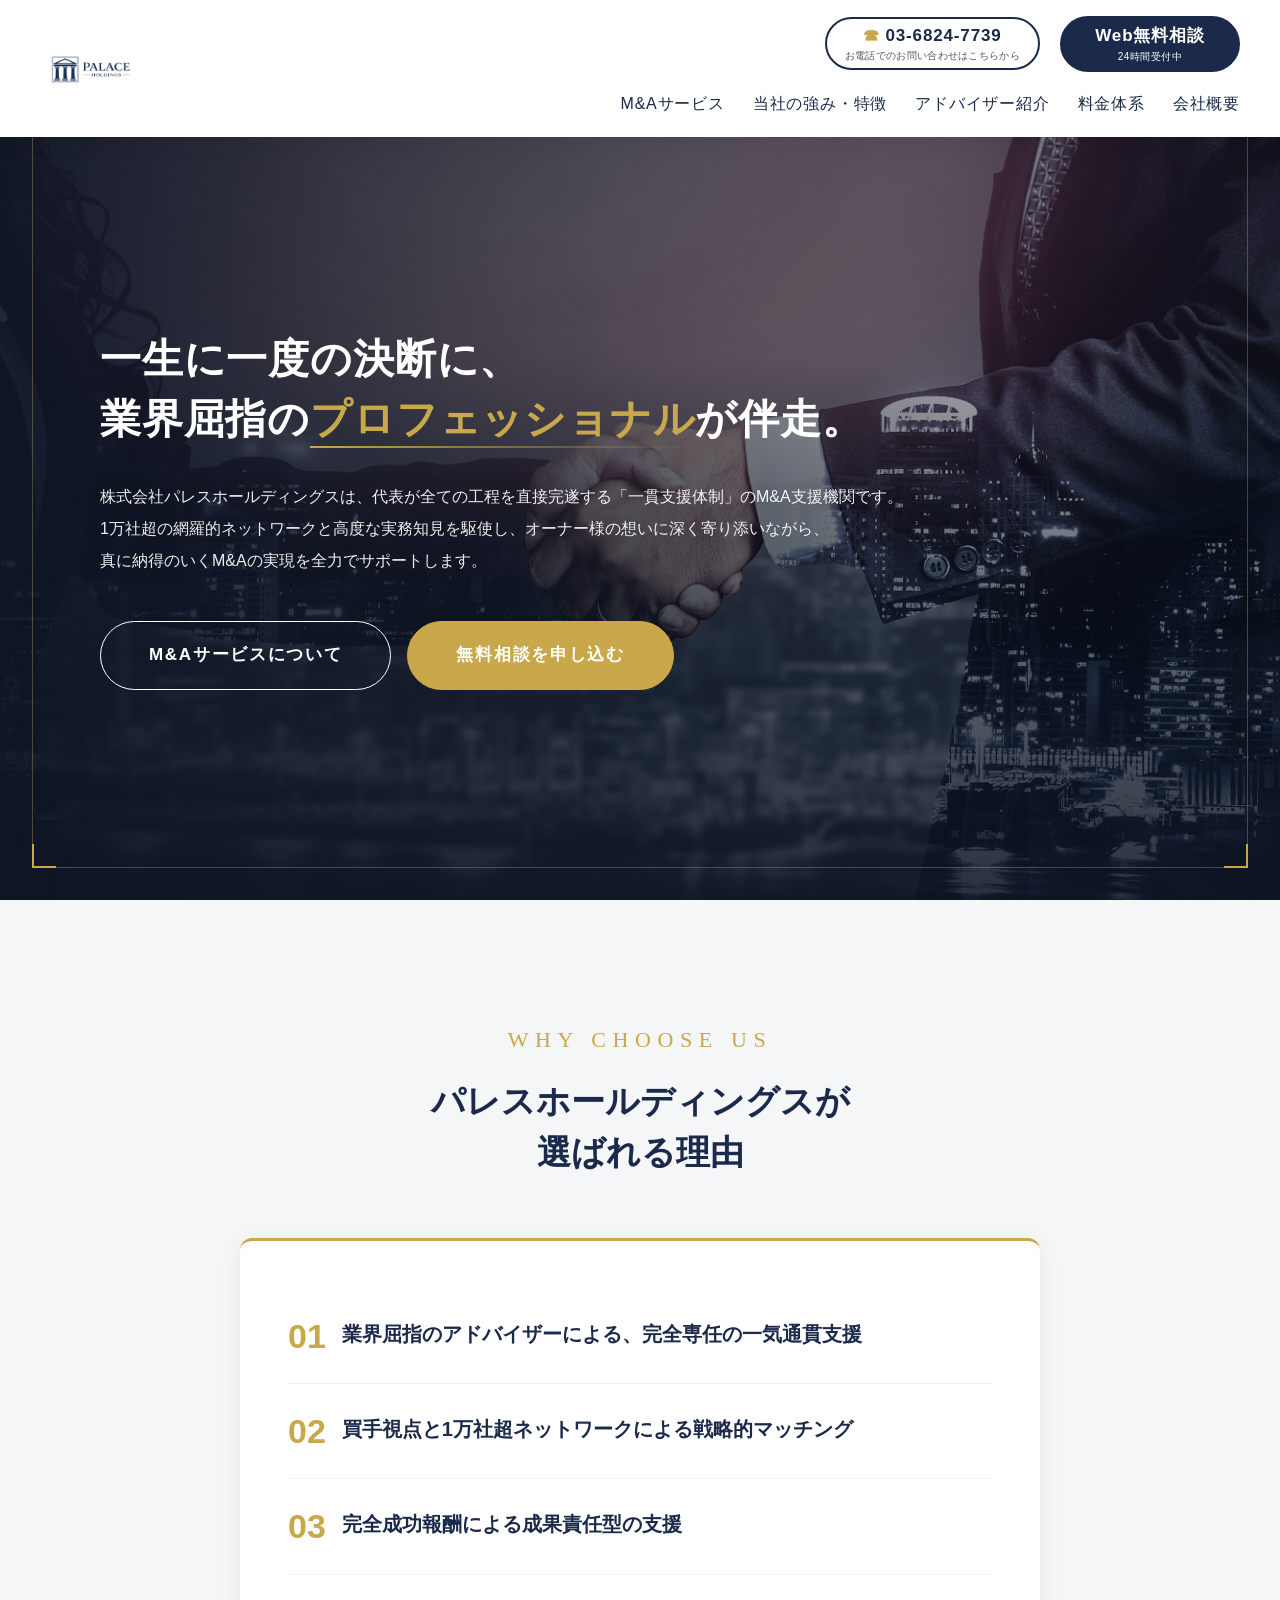
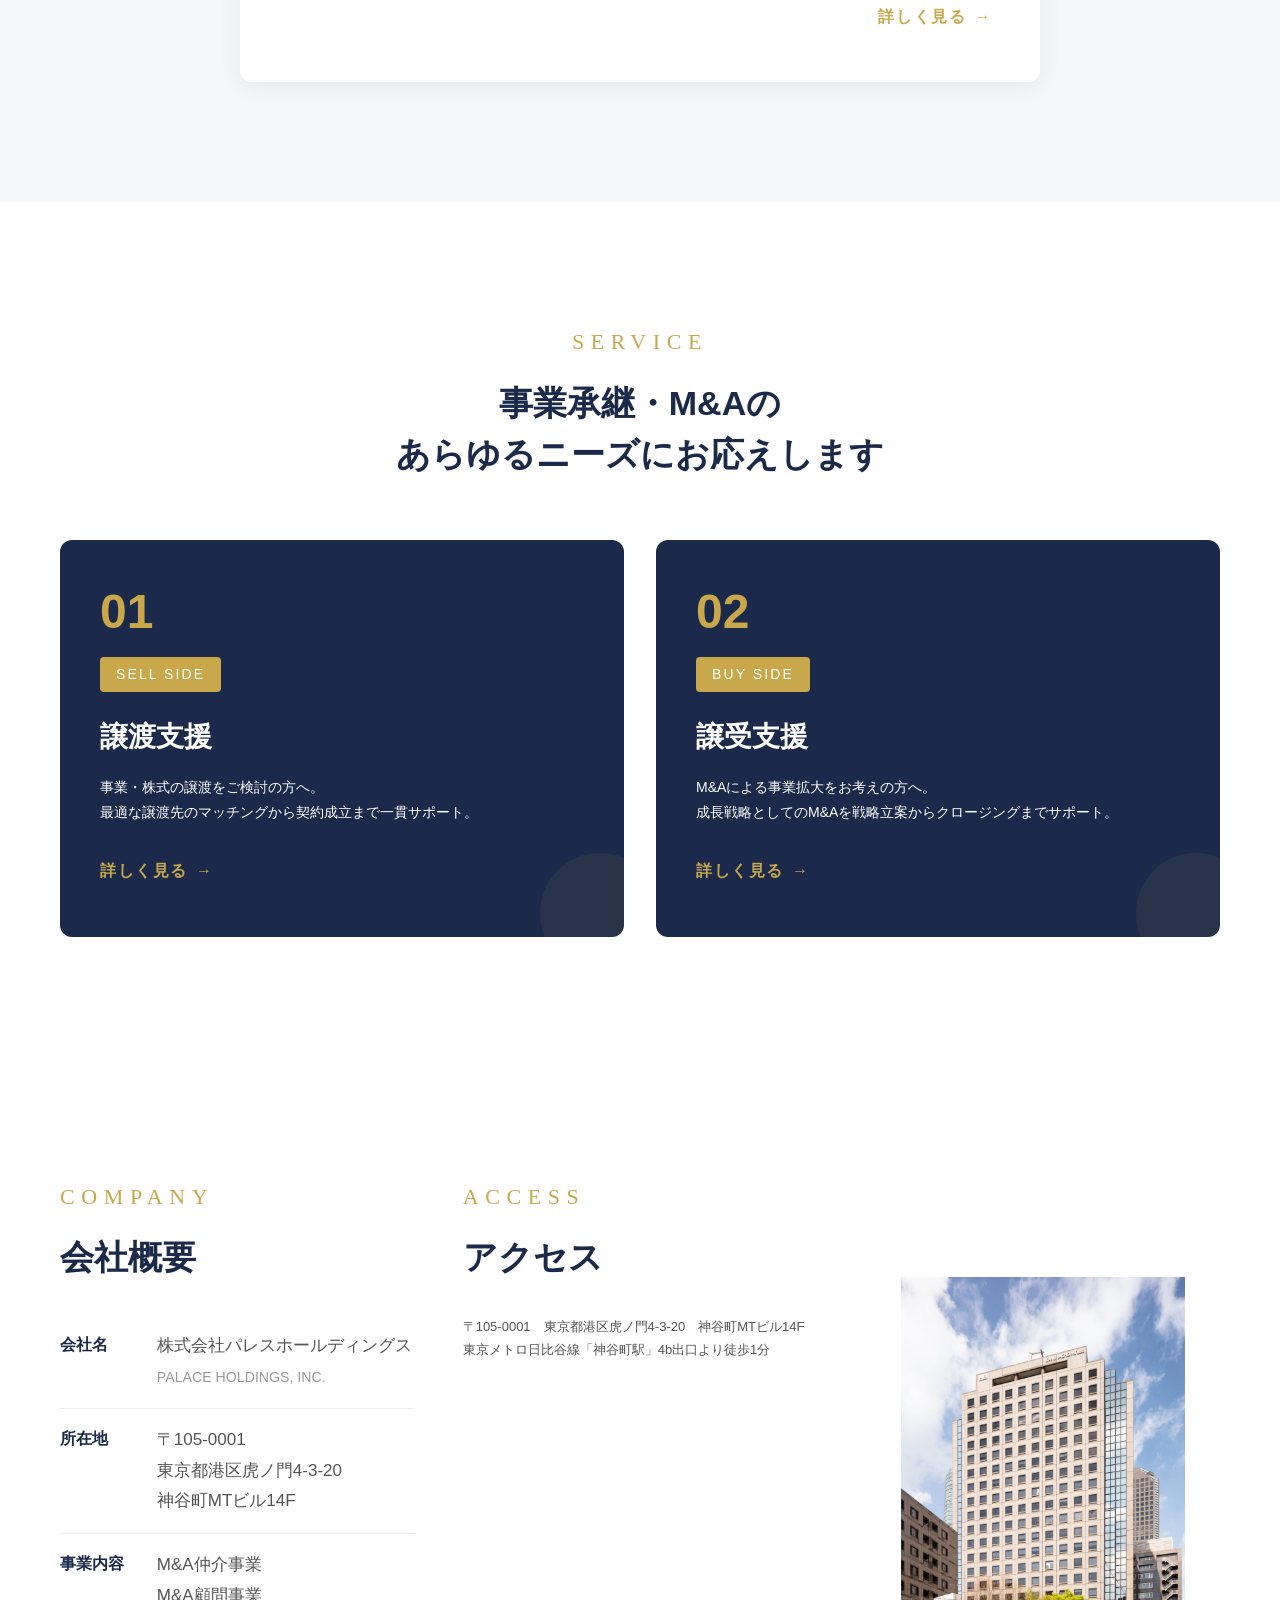
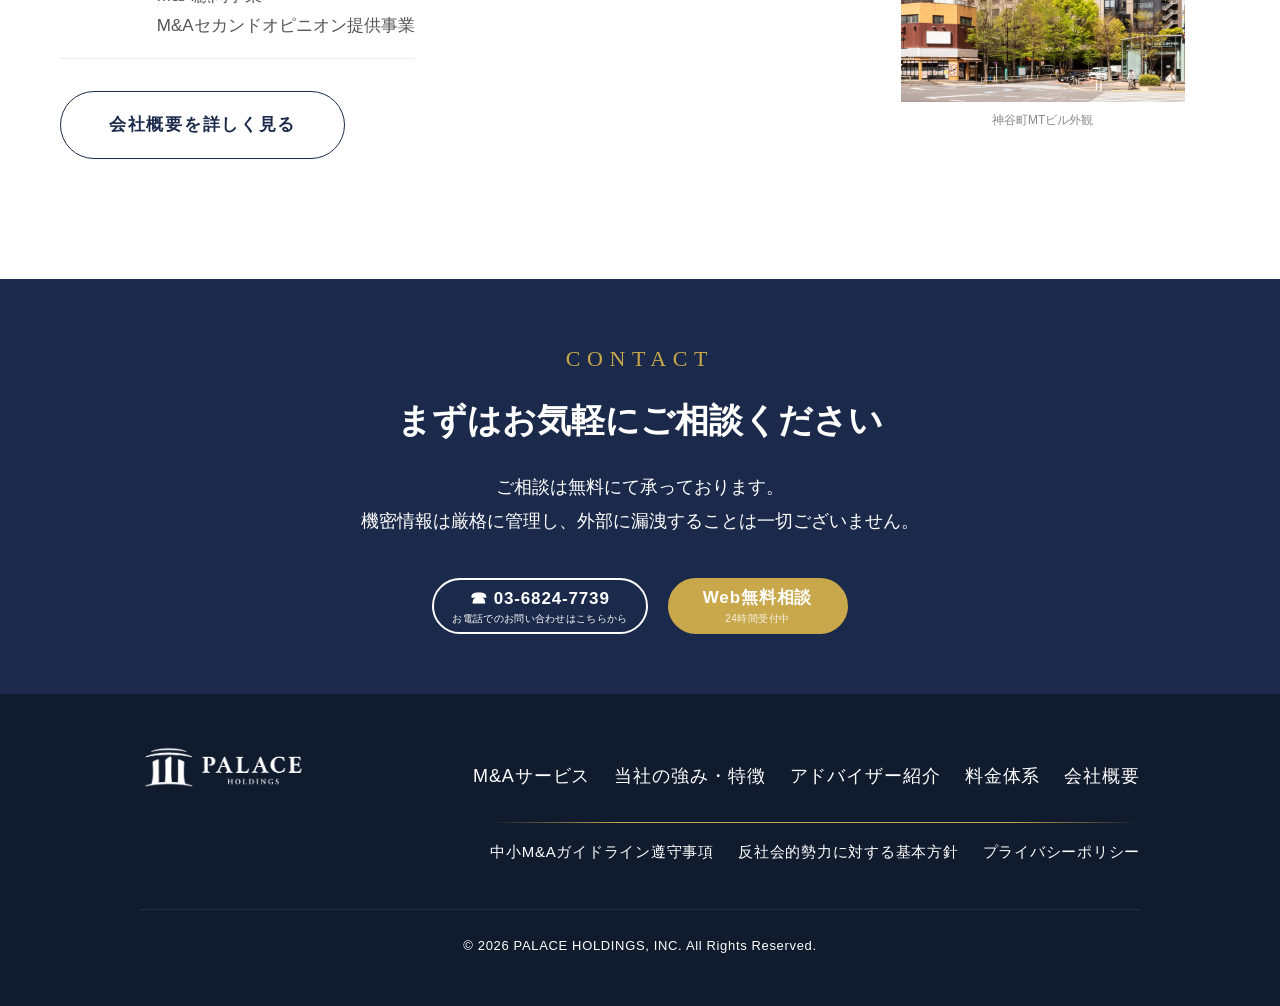
<file: index.html>
<!DOCTYPE html>
<html lang="ja">
<head>
  <!-- Google tag (gtag.js) -->
  <script async src="https://www.googletagmanager.com/gtag/js?id=G-W23X70DLMN"></script>
  <script>
    window.dataLayer = window.dataLayer || [];
    function gtag(){dataLayer.push(arguments);}
    gtag('js', new Date());
    gtag('config', 'G-W23X70DLMN');
  </script>
  <meta charset="UTF-8">
  <meta name="viewport" content="width=device-width, initial-scale=1.0">
  <meta http-equiv="Content-Security-Policy" content="default-src 'self'; script-src 'self' 'unsafe-inline' https://www.googletagmanager.com https://www.google-analytics.com; style-src 'self' 'unsafe-inline' https://fonts.googleapis.com; font-src 'self' https://fonts.gstatic.com; img-src 'self' data: https:; frame-src https://www.google.com https://docs.google.com; connect-src 'self' https://www.google-analytics.com https://www.googletagmanager.com https://*.analytics.google.com;">
  <meta http-equiv="X-Content-Type-Options" content="nosniff">
  <meta name="referrer" content="strict-origin-when-cross-origin">
  <title>株式会社パレスホールディングス | M&A仲介・顧問事業</title>
  <link rel="preconnect" href="https://fonts.googleapis.com">
  <link rel="preconnect" href="https://fonts.gstatic.com" crossorigin>
  <link href="https://fonts.googleapis.com/css2?family=Cormorant+Garamond:wght@400;600;700&family=Noto+Sans+JP:wght@400;500;700&display=swap" rel="stylesheet">
  <link rel="stylesheet" href="css/style.css">
  <link rel="icon" type="image/png" href="assets/images/ico_PALACE_LOGO.png">
  <link rel="apple-touch-icon" href="assets/images/ico_PALACE_LOGO.png">
</head>
<body>
<div class="cursor-follower" id="cursorFollower"><img src="assets/images/ico_PALACE_LOGO.png" alt=""></div>

<header>
  <a href="index.html" class="header-logo">
    <img src="assets/images/企業ロゴ_透過_文字ネイビー.png" alt="PALACE HOLDINGS">
  </a>
  <button class="nav-toggle" id="navToggle" aria-label="メニュー"><span></span><span></span><span></span></button>
  <div class="header-right">
    <div class="header-cta">
      <div class="header-tel-block">
        <a href="tel:0368247739" class="header-tel">03-6824-7739</a>
        <span class="header-tel-sub">お電話でのお問い合わせはこちらから</span>
      </div>
      <a href="contact.html" class="header-consult-btn">Web無料相談<span class="header-consult-sub">24時間受付中</span></a>
    </div>
    <nav>
      <ul>
        <li><a href="service.html">M&amp;Aサービス</a></li>
        <li><a href="strengths.html">当社の強み・特徴</a></li>
        <li><a href="advisor.html">アドバイザー紹介</a></li>
        <li><a href="fee.html">料金体系</a></li>
        <li><a href="company.html">会社概要</a></li>
      </ul>
    </nav>
  </div>
</header>

<!-- モバイル用ナビ -->
<div class="mobile-nav" id="mobileNav">
  <ul>
    <li><a href="service.html">M&amp;Aサービス</a></li>
    <li><a href="strengths.html">当社の強み・特徴</a></li>
    <li><a href="advisor.html">アドバイザー紹介</a></li>
    <li><a href="fee.html">料金体系</a></li>
    <li><a href="company.html">会社概要</a></li>
  </ul>
  <div class="mobile-nav-cta">
    <a href="contact.html" class="mobile-nav-consult-btn">Web無料相談</a>
  </div>
</div>

<!-- HERO -->
<section class="hero">
  <div class="hero-frame-border"></div>
  <div class="hero-frame-corner tl"></div><div class="hero-frame-corner tr"></div>
  <div class="hero-frame-corner bl"></div><div class="hero-frame-corner br"></div>
  <div class="hero-inner">
    <div class="hero-content">
      <h1 class="hero-title">
        一生に一度の決断に、<br>
        業界屈指の<span>プロフェッショナル</span>が伴走。
      </h1>
      <p class="hero-desc">
        株式会社パレスホールディングスは、代表が全ての工程を直接完遂する「一貫支援体制」のM&amp;A支援機関です。<br>
        1万社超の網羅的ネットワークと高度な実務知見を駆使し、オーナー様の想いに深く寄り添いながら、<br class="pc-only">真に納得のいくM&amp;Aの実現を全力でサポートします。
      </p>
      <div class="hero-btns">
        <a href="service.html" class="btn btn-outline-white">M&amp;Aサービスについて</a>
        <a href="contact.html" class="btn btn-gold">無料相談を申し込む</a>
      </div>
    </div>
  </div>
</section>

<!-- STRENGTHS -->
<section class="section strengths-section">
  <div class="section-inner">
    <div class="section-header center fade-in">
      <span class="section-label">Why Choose Us</span>
      <h2 class="section-title">パレスホールディングスが<br>選ばれる理由</h2>
    </div>
    <div class="strengths-box fade-in fade-in-delay-1">
      <div class="strengths-box-item"><span class="strengths-box-num">01</span>業界屈指のアドバイザーによる、完全専任の一気通貫支援</div>
      <div class="strengths-box-item"><span class="strengths-box-num">02</span>買手視点と1万社超ネットワークによる戦略的マッチング</div>
      <div class="strengths-box-item"><span class="strengths-box-num">03</span>完全成功報酬による成果責任型の支援</div>
      <div style="text-align:right;margin-top:20px;"><a href="strengths.html" class="service-card-link">詳しく見る</a></div>
    </div>
  </div>
</section>

<!-- SERVICE -->
<section class="section service-section">
  <div class="section-inner">
    <div class="section-header center fade-in">
      <span class="section-label">Service</span>
      <h2 class="section-title">事業承継・M&Aの<br>あらゆるニーズにお応えします</h2>
    </div>
    <div class="service-grid">
      <div class="service-card fade-in">
        <div class="service-card-num">01</div>
        <span class="service-card-tag">SELL SIDE</span>
        <h3 class="service-card-title">譲渡支援</h3>
        <p class="service-card-sub">事業・株式の譲渡をご検討の方へ。<br>最適な譲渡先のマッチングから契約成立まで一貫サポート。</p>
        <a href="service.html#sell" class="service-card-link">詳しく見る</a>
      </div>
      <div class="service-card fade-in fade-in-delay-1">
        <div class="service-card-num">02</div>
        <span class="service-card-tag">BUY SIDE</span>
        <h3 class="service-card-title">譲受支援</h3>
        <p class="service-card-sub">M&Aによる事業拡大をお考えの方へ。<br>成長戦略としてのM&Aを戦略立案からクロージングまでサポート。</p>
        <a href="service.html#buy" class="service-card-link">詳しく見る</a>
      </div>
    </div>
  </div>
</section>

<!-- COMPANY OVERVIEW -->
<section class="section company-section">
  <div class="section-inner">
    <div class="company-grid-top">
      <div class="fade-in">
        <span class="section-label">Company</span>
        <h2 class="section-title" style="margin-bottom:32px;">会社概要</h2>
        <table class="company-table">
          <tr>
            <th>会社名</th>
            <td style="white-space:nowrap;">株式会社パレスホールディングス<br><small style="color:#999;">PALACE HOLDINGS, INC.</small></td>
          </tr>
          <tr>
            <th>所在地</th>
            <td>〒105-0001<br>東京都港区虎ノ門4-3-20<br>神谷町MTビル14F</td>
          </tr>
          <tr>
            <th>事業内容</th>
            <td style="white-space:nowrap;">M&amp;A仲介事業<br>M&amp;A顧問事業<br>M&amp;Aセカンドオピニオン提供事業</td>
          </tr>
        </table>
        <div style="margin-top:32px;">
          <a href="company.html" class="btn btn-outline-navy">会社概要を詳しく見る</a>
        </div>
      </div>
      <div class="fade-in fade-in-delay-1">
        <span class="section-label">Access</span>
        <h2 class="section-title" style="margin-bottom:32px;">アクセス</h2>
        <p style="font-size:13px;color:#555;margin-bottom:12px;">〒105-0001　東京都港区虎ノ門4-3-20　神谷町MTビル14F<br>東京メトロ日比谷線「神谷町駅」4b出口より徒歩1分</p>
        <div style="overflow:hidden;height:280px;">
          <iframe src="https://www.google.com/maps/embed?pb=!1m18!1m12!1m3!1d3241.54827417036!2d139.74195147710373!3d35.66349963094568!2m3!1f0!2f0!3f0!3m2!1i1024!2i768!4f13.1!3m3!1m2!1s0x60188b0036cb3ebf%3A0x29ab6bb81b6a5f85!2z44ix44OR44Os44K544Ob44O844Or44OH44Kj44Oz44Kw44K5!5e0!3m2!1sja!2sjp!4v1775643351491!5m2!1sja!2sjp" width="100%" height="280" style="border:0;display:block;" allowfullscreen="" loading="lazy" referrerpolicy="no-referrer-when-downgrade"></iframe>
        </div>
      </div>
      <div class="fade-in fade-in-delay-2" style="padding-top:100px;">
        <div class="zoom-img" style="width:80%;margin:0 auto;">
          <img src="assets/images/ビル画像.jpg" alt="神谷町MTビル">
        </div>
        <p style="font-size:12px;color:#888;margin-top:8px;text-align:center;">神谷町MTビル外観</p>
      </div>
    </div>
  </div>
</section>

<!-- CTA -->
<section class="cta-section">
  <div class="section-inner">
    <span class="section-label fade-in" style="color:var(--gold);text-align:center;display:block;">Contact</span>
    <h2 class="section-title white fade-in">まずはお気軽にご相談ください</h2>
    <p class="section-lead white fade-in fade-in-delay-1">ご相談は無料にて承っております。<br>機密情報は厳格に管理し、外部に漏洩することは一切ございません。</p>
    <div class="cta-btns" style="margin-top:40px;">
      <a href="tel:0368247739" class="cta-tel-block">
        <span class="cta-tel-num">☎ 03-6824-7739</span>
        <span>お電話でのお問い合わせはこちらから</span>
      </a>
      <a href="contact.html" class="cta-consult-btn">Web無料相談<span class="cta-consult-sub">24時間受付中</span></a>
    </div>
  </div>
</section>

<footer>
  <div class="footer-inner">
    <div class="footer-logo">
      <img src="assets/images/企業ロゴ_透過_文字白.png" alt="PALACE HOLDINGS" style="height:90px;width:auto;">
    </div>
    <nav class="footer-nav footer-nav-main">
      <a href="service.html">M&amp;Aサービス</a>
      <a href="strengths.html">当社の強み・特徴</a>
      <a href="advisor.html">アドバイザー紹介</a>
      <div class="footer-nav-inline">
        <a href="fee.html">料金体系</a>
        <a href="company.html">会社概要</a>
      </div>
    </nav>
    <nav class="footer-nav footer-nav-sub">
      <a href="guideline.html">中小M&amp;Aガイドライン遵守事項</a>
      <a href="antisocial.html">反社会的勢力に対する基本方針</a>
      <a href="privacy.html">プライバシーポリシー</a>
    </nav>
    <div class="footer-copy">© 2026 PALACE HOLDINGS, INC. All Rights Reserved.</div>
  </div>
</footer>

<a href="contact.html" class="mobile-bottom-banner">
  <span class="mbb-icon">&#9993;</span>
  <span class="mbb-text">
    <span class="mbb-sub">秘密厳守・ご相談無料</span>
    <span class="mbb-main">譲渡・譲受のお問い合わせはこちら</span>
  </span>
  <span class="mbb-arrow">&#10132;</span>
</a>

<script>
  document.getElementById("navToggle").addEventListener("click",function(){
    document.getElementById("mobileNav").classList.toggle("open");
  });
  var mbb=document.querySelector(".mobile-bottom-banner");
  if(mbb){window.addEventListener("scroll",function(){mbb.classList.toggle("visible",window.scrollY>200);});}

  // Scroll fade-in
  var fadeEls=document.querySelectorAll(".fade-in");
  if(fadeEls.length){
    var obs=new IntersectionObserver(function(entries){
      entries.forEach(function(e){if(e.isIntersecting){e.target.classList.add("visible");obs.unobserve(e.target);}});
    },{threshold:0.15});
    fadeEls.forEach(function(el){obs.observe(el);});
  }

  // Cursor follower (PC only)
  (function(){
    var cf = document.getElementById('cursorFollower');
    if (!cf || matchMedia('(pointer: coarse)').matches) return;
    var x = 0, y = 0, tx = 0, ty = 0;
    document.addEventListener('mousemove', function(e){
      tx = e.clientX; ty = e.clientY;
      cf.classList.add('visible');
    });
    document.addEventListener('mouseleave', function(){ cf.classList.remove('visible'); });
    document.addEventListener('mouseover', function(e){
      var t = e.target;
      if (t.closest && t.closest('a, button, .cta-tel-block, .service-card, .strength-item, .header-tel-block')) {
        cf.classList.add('hover-active');
      }
    });
    document.addEventListener('mouseout', function(e){
      var t = e.target;
      if (t.closest && t.closest('a, button, .cta-tel-block, .service-card, .strength-item, .header-tel-block')) {
        cf.classList.remove('hover-active');
      }
    });
    function tick(){
      x += (tx - x) * 0.18;
      y += (ty - y) * 0.18;
      cf.style.left = x + 'px';
      cf.style.top = y + 'px';
      requestAnimationFrame(tick);
    }
    tick();
  })();
</script>
</body>
</html>
</file>
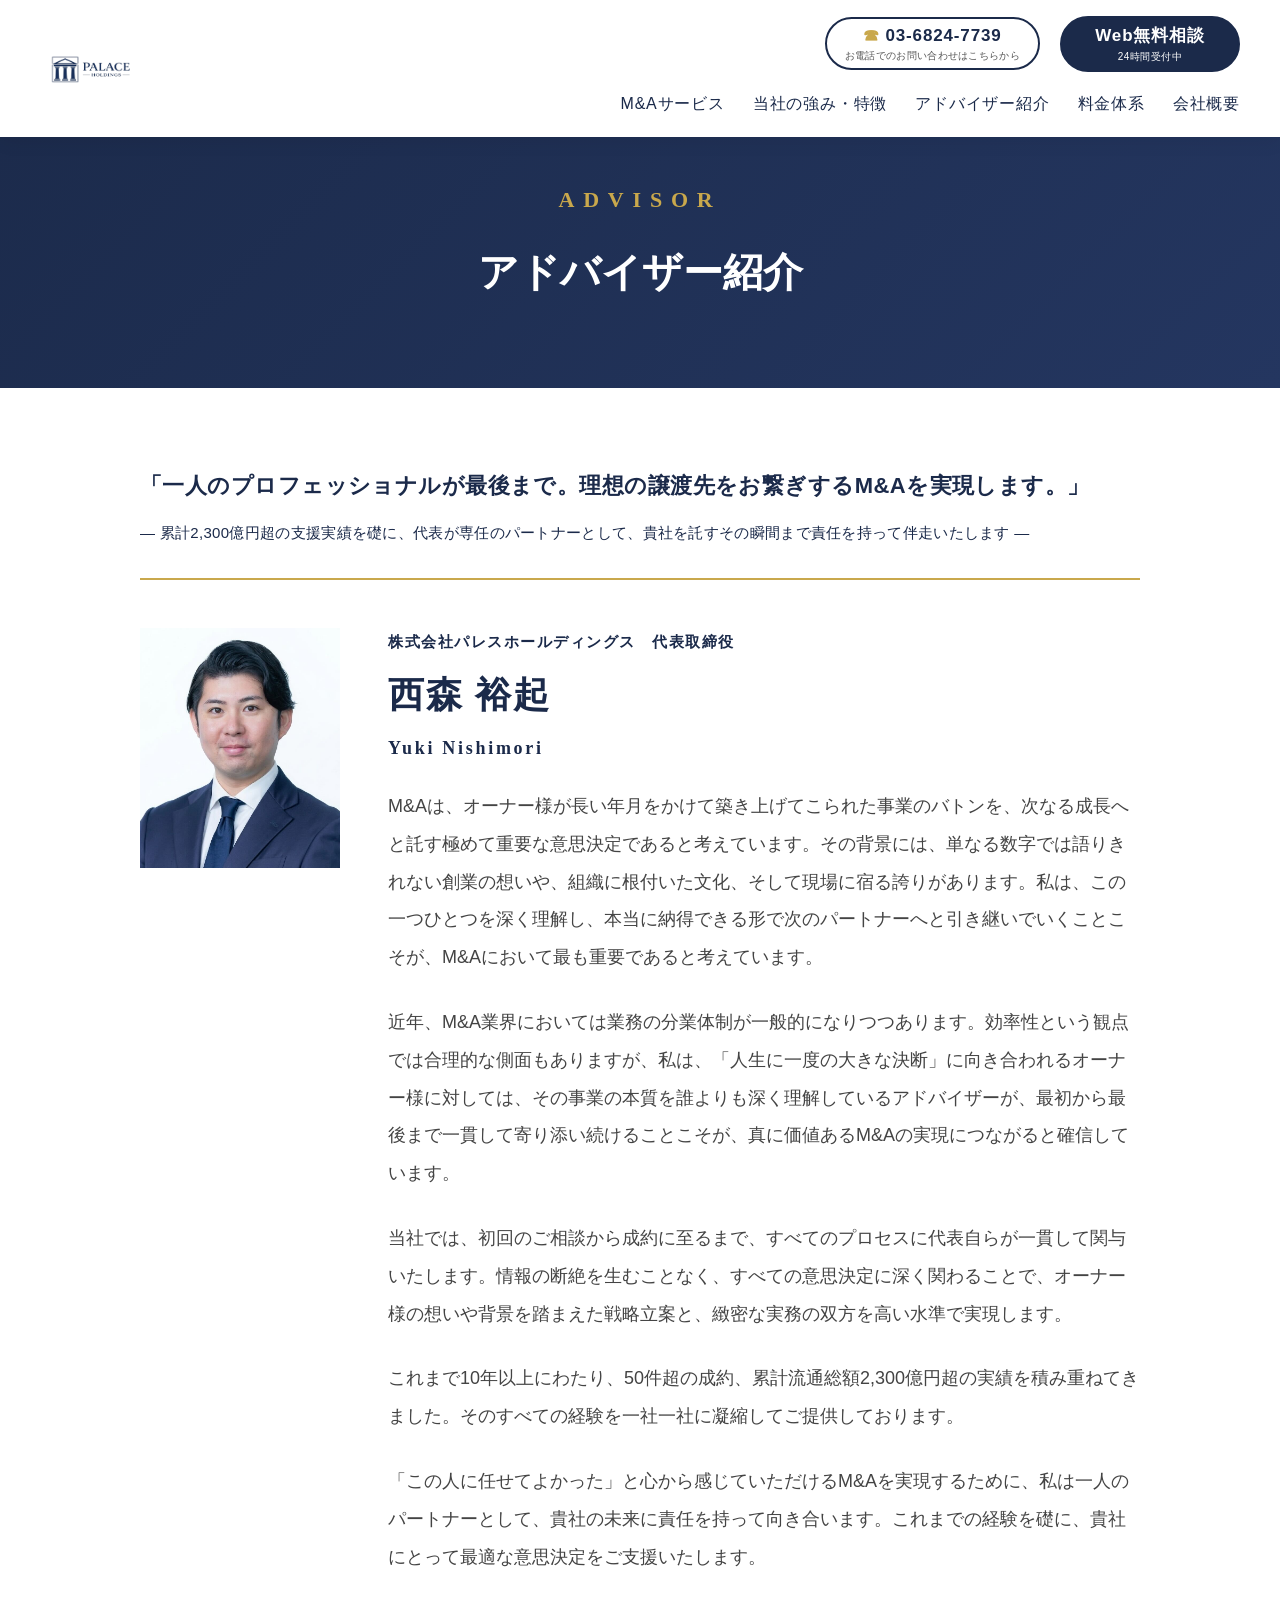
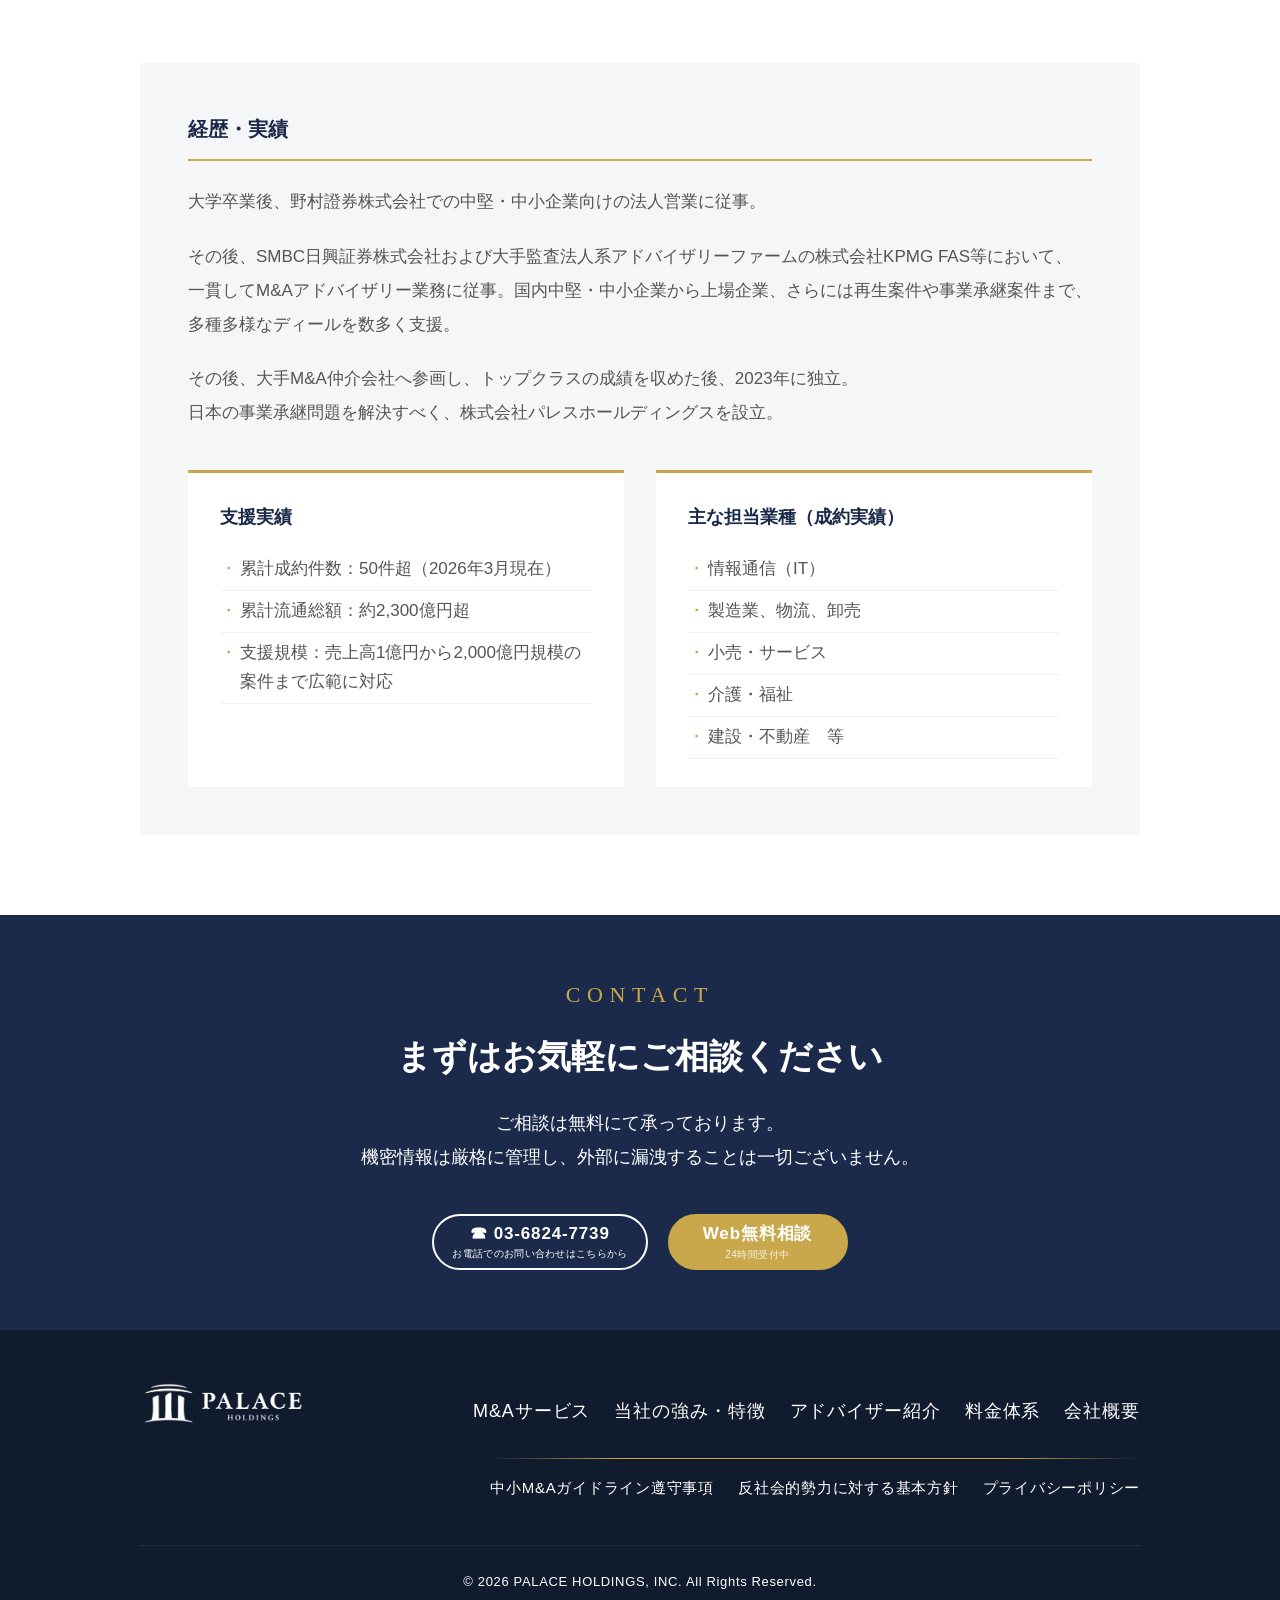
<file: advisor.html>
<!DOCTYPE html>
<html lang="ja">
<head>
  <!-- Google tag (gtag.js) -->
  <script async src="https://www.googletagmanager.com/gtag/js?id=G-W23X70DLMN"></script>
  <script>
    window.dataLayer = window.dataLayer || [];
    function gtag(){dataLayer.push(arguments);}
    gtag('js', new Date());
    gtag('config', 'G-W23X70DLMN');
  </script>
  <meta charset="UTF-8">
  <meta name="viewport" content="width=device-width, initial-scale=1.0">
  <meta http-equiv="Content-Security-Policy" content="default-src 'self'; script-src 'self' 'unsafe-inline' https://www.googletagmanager.com https://www.google-analytics.com; style-src 'self' 'unsafe-inline' https://fonts.googleapis.com; font-src 'self' https://fonts.gstatic.com; img-src 'self' data: https:; frame-src https://www.google.com https://docs.google.com; connect-src 'self' https://www.google-analytics.com https://www.googletagmanager.com https://*.analytics.google.com;">
  <meta http-equiv="X-Content-Type-Options" content="nosniff">
  <meta name="referrer" content="strict-origin-when-cross-origin">
  <title>アドバイザー紹介 | 株式会社パレスホールディングス</title>
  <link rel="preconnect" href="https://fonts.googleapis.com">
  <link rel="preconnect" href="https://fonts.gstatic.com" crossorigin>
  <link href="https://fonts.googleapis.com/css2?family=Cormorant+Garamond:wght@400;600;700&family=Noto+Sans+JP:wght@400;500;700&display=swap" rel="stylesheet">
  <link rel="stylesheet" href="css/style.css">
  <link rel="icon" type="image/png" href="assets/images/ico_PALACE_LOGO.png">
  <link rel="apple-touch-icon" href="assets/images/ico_PALACE_LOGO.png">
</head>
<body>
<div class="cursor-follower" id="cursorFollower"><img src="assets/images/ico_PALACE_LOGO.png" alt=""></div>

<header>
  <a href="index.html" class="header-logo">
    <img src="assets/images/企業ロゴ_透過_文字ネイビー.png" alt="PALACE HOLDINGS">
  </a>
  <button class="nav-toggle" id="navToggle" aria-label="メニュー"><span></span><span></span><span></span></button>
  <div class="header-right">
    <div class="header-cta">
      <div class="header-tel-block">
        <a href="tel:0368247739" class="header-tel">03-6824-7739</a>
        <span class="header-tel-sub">お電話でのお問い合わせはこちらから</span>
      </div>
      <a href="contact.html" class="header-consult-btn">Web無料相談<span class="header-consult-sub">24時間受付中</span></a>
    </div>
    <nav>
      <ul>
        <li><a href="service.html">M&amp;Aサービス</a></li>
        <li><a href="strengths.html">当社の強み・特徴</a></li>
        <li><a href="advisor.html">アドバイザー紹介</a></li>
        <li><a href="fee.html">料金体系</a></li>
        <li><a href="company.html">会社概要</a></li>
      </ul>
    </nav>
  </div>
</header>

<div class="mobile-nav" id="mobileNav">
  <ul>
    <li><a href="service.html">M&amp;Aサービス</a></li>
    <li><a href="strengths.html">当社の強み・特徴</a></li>
    <li><a href="advisor.html">アドバイザー紹介</a></li>
    <li><a href="fee.html">料金体系</a></li>
    <li><a href="company.html">会社概要</a></li>
  </ul>
  <div class="mobile-nav-cta">
    <a href="contact.html" class="mobile-nav-consult-btn">Web無料相談</a>
  </div>
</div>

<div class="page-hero">
  <span class="page-hero-label">Advisor</span>
  <h1 class="page-hero-title">アドバイザー紹介</h1>
</div>

<section class="advisor-section">
  <div class="advisor-inner">

    <p class="advisor-catch fade-in">一人のプロフェッショナルが最後まで。理想の譲渡先をお繋ぎするM&amp;Aを実現します。</p>
    <p class="advisor-catch-sub fade-in">― 累計2,300億円超の支援実績を礎に、代表が専任のパートナーとして、貴社を託すその瞬間まで責任を持って伴走いたします ―</p>

    <div class="advisor-profile fade-in">
      <div class="advisor-photo" style="background:none;border:none;">
        <img src="assets/images/CEOイメージ_v2.jpg" alt="西森 裕起" style="width:200px;height:240px;object-fit:cover;display:block;">
      </div>
      <div class="advisor-name-block">
        <p class="advisor-title">株式会社パレスホールディングス　代表取締役</p>
        <h2 class="advisor-name">西森 裕起</h2>
        <p class="advisor-name-en">Yuki Nishimori</p>
        <div class="advisor-message">
          <p>M&Aは、オーナー様が長い年月をかけて築き上げてこられた事業のバトンを、次なる成長へと託す極めて重要な意思決定であると考えています。その背景には、単なる数字では語りきれない創業の想いや、組織に根付いた文化、そして現場に宿る誇りがあります。私は、この一つひとつを深く理解し、本当に納得できる形で次のパートナーへと引き継いでいくことこそが、M&Aにおいて最も重要であると考えています。</p>
          <p>近年、M&A業界においては業務の分業体制が一般的になりつつあります。効率性という観点では合理的な側面もありますが、私は、「人生に一度の大きな決断」に向き合われるオーナー様に対しては、その事業の本質を誰よりも深く理解しているアドバイザーが、最初から最後まで一貫して寄り添い続けることこそが、真に価値あるM&Aの実現につながると確信しています。</p>
          <p>当社では、初回のご相談から成約に至るまで、すべてのプロセスに代表自らが一貫して関与いたします。情報の断絶を生むことなく、すべての意思決定に深く関わることで、オーナー様の想いや背景を踏まえた戦略立案と、緻密な実務の双方を高い水準で実現します。</p>
          <p>これまで10年以上にわたり、50件超の成約、累計流通総額2,300億円超の実績を積み重ねてきました。そのすべての経験を一社一社に凝縮してご提供しております。</p>
          <p>「この人に任せてよかった」と心から感じていただけるM&Aを実現するために、私は一人のパートナーとして、貴社の未来に責任を持って向き合います。これまでの経験を礎に、貴社にとって最適な意思決定をご支援いたします。</p>
        </div>
      </div>
    </div>

    <div class="advisor-career fade-in">
      <h3 class="advisor-career-title">経歴・実績</h3>
      <p>大学卒業後、野村證券株式会社での中堅・中小企業向けの法人営業に従事。</p>
      <p>その後、SMBC日興証券株式会社および大手監査法人系アドバイザリーファームの株式会社KPMG FAS等において、<br>一貫してM&amp;Aアドバイザリー業務に従事。国内中堅・中小企業から上場企業、さらには再生案件や事業承継案件まで、多種多様なディールを数多く支援。</p>
      <p>その後、大手M&amp;A仲介会社へ参画し、トップクラスの成績を収めた後、2023年に独立。<br>日本の事業承継問題を解決すべく、株式会社パレスホールディングスを設立。</p>

      <div class="advisor-results">
        <div class="advisor-result-box">
          <h4>支援実績</h4>
          <ul>
            <li>累計成約件数：50件超（2026年3月現在）</li>
            <li>累計流通総額：約2,300億円超</li>
            <li>支援規模：売上高1億円から2,000億円規模の案件まで広範に対応</li>
          </ul>
        </div>
        <div class="advisor-result-box">
          <h4>主な担当業種（成約実績）</h4>
          <ul>
            <li>情報通信（IT）</li>
            <li>製造業、物流、卸売</li>
            <li>小売・サービス</li>
            <li>介護・福祉</li>
            <li>建設・不動産　等</li>
          </ul>
        </div>
      </div>
    </div>

  </div>
</section>

<section class="cta-section">
  <div class="section-inner">
    <span class="section-label fade-in" style="color:var(--gold);text-align:center;display:block;">Contact</span>
    <h2 class="section-title white fade-in">まずはお気軽にご相談ください</h2>
    <p class="section-lead white fade-in">ご相談は無料にて承っております。<br>機密情報は厳格に管理し、外部に漏洩することは一切ございません。</p>
    <div class="cta-btns fade-in" style="margin-top:40px;">
      <a href="tel:0368247739" class="cta-tel-block">
        <span class="cta-tel-num">☎ 03-6824-7739</span>
        <span>お電話でのお問い合わせはこちらから</span>
      </a>
      <a href="contact.html" class="cta-consult-btn">Web無料相談<span class="cta-consult-sub">24時間受付中</span></a>
    </div>
  </div>
</section>

<footer>
  <div class="footer-inner">
    <div class="footer-logo">
      <img src="assets/images/企業ロゴ_透過_文字白.png" alt="PALACE HOLDINGS" style="height:90px;width:auto;">
    </div>
    <nav class="footer-nav footer-nav-main">
      <a href="service.html">M&amp;Aサービス</a>
      <a href="strengths.html">当社の強み・特徴</a>
      <a href="advisor.html">アドバイザー紹介</a>
      <div class="footer-nav-inline">
        <a href="fee.html">料金体系</a>
        <a href="company.html">会社概要</a>
      </div>
    </nav>
    <nav class="footer-nav footer-nav-sub">
      <a href="guideline.html">中小M&amp;Aガイドライン遵守事項</a>
      <a href="antisocial.html">反社会的勢力に対する基本方針</a>
      <a href="privacy.html">プライバシーポリシー</a>
    </nav>
    <div class="footer-copy">© 2026 PALACE HOLDINGS, INC. All Rights Reserved.</div>
  </div>
</footer>

<a href="contact.html" class="mobile-bottom-banner">
  <span class="mbb-icon">&#9993;</span>
  <span class="mbb-text">
    <span class="mbb-sub">秘密厳守・ご相談無料</span>
    <span class="mbb-main">譲渡・譲受のお問い合わせはこちら</span>
  </span>
  <span class="mbb-arrow">&#10132;</span>
</a>

<script>
  document.getElementById("navToggle").addEventListener("click",function(){
    document.getElementById("mobileNav").classList.toggle("open");
  });
  var mbb=document.querySelector(".mobile-bottom-banner");
  if(mbb){window.addEventListener("scroll",function(){mbb.classList.toggle("visible",window.scrollY>200);});}

  // Scroll fade-in
  var fadeEls=document.querySelectorAll(".fade-in");
  if(fadeEls.length){
    var obs=new IntersectionObserver(function(entries){
      entries.forEach(function(e){if(e.isIntersecting){e.target.classList.add("visible");obs.unobserve(e.target);}});
    },{threshold:0.15});
    fadeEls.forEach(function(el){obs.observe(el);});
  }

  // Cursor follower (PC only)
  (function(){
    var cf = document.getElementById('cursorFollower');
    if (!cf || matchMedia('(pointer: coarse)').matches) return;
    var x = 0, y = 0, tx = 0, ty = 0;
    document.addEventListener('mousemove', function(e){
      tx = e.clientX; ty = e.clientY;
      cf.classList.add('visible');
    });
    document.addEventListener('mouseleave', function(){ cf.classList.remove('visible'); });
    document.addEventListener('mouseover', function(e){
      var t = e.target;
      if (t.closest && t.closest('a, button, .cta-tel-block, .service-card, .strength-item, .header-tel-block')) {
        cf.classList.add('hover-active');
      }
    });
    document.addEventListener('mouseout', function(e){
      var t = e.target;
      if (t.closest && t.closest('a, button, .cta-tel-block, .service-card, .strength-item, .header-tel-block')) {
        cf.classList.remove('hover-active');
      }
    });
    function tick(){
      x += (tx - x) * 0.18;
      y += (ty - y) * 0.18;
      cf.style.left = x + 'px';
      cf.style.top = y + 'px';
      requestAnimationFrame(tick);
    }
    tick();
  })();
</script>
</body>
</html>
</file>
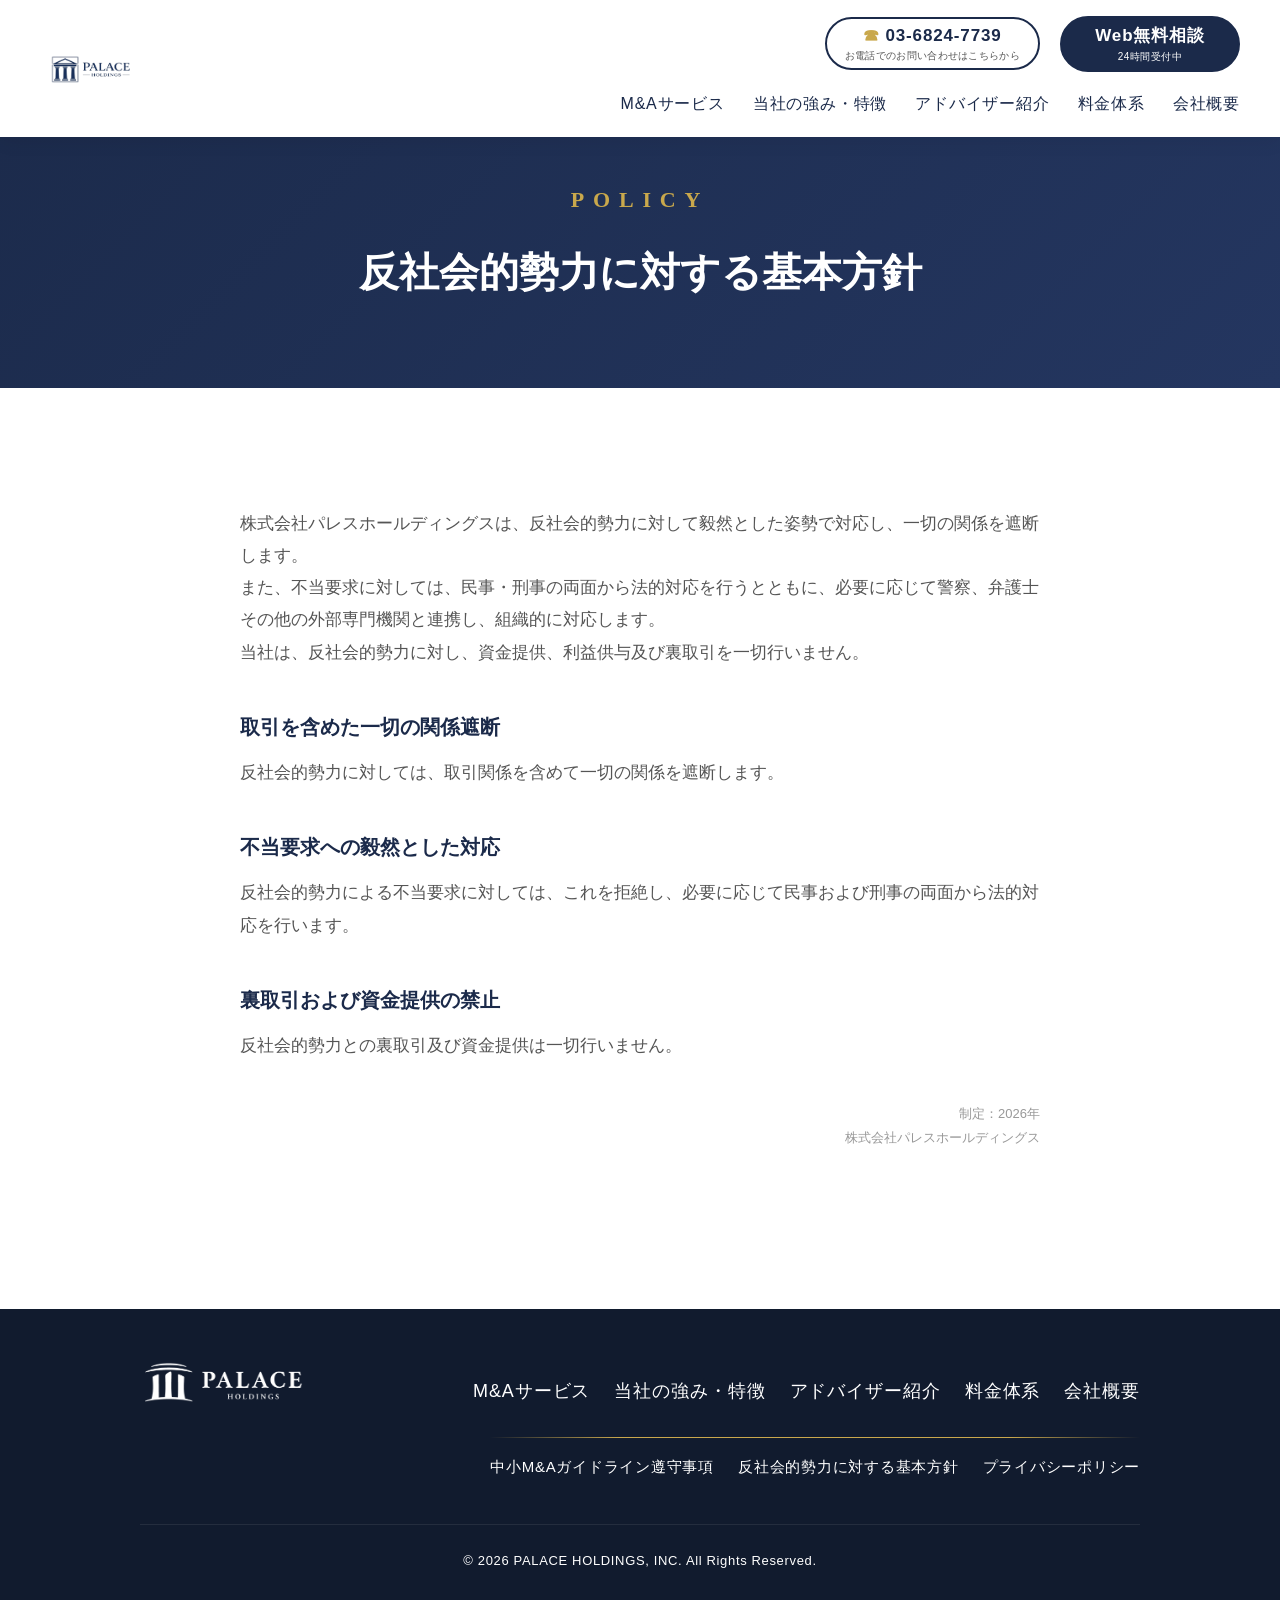
<file: antisocial.html>
<!DOCTYPE html>
<html lang="ja">
<head>
  <!-- Google tag (gtag.js) -->
  <script async src="https://www.googletagmanager.com/gtag/js?id=G-W23X70DLMN"></script>
  <script>
    window.dataLayer = window.dataLayer || [];
    function gtag(){dataLayer.push(arguments);}
    gtag('js', new Date());
    gtag('config', 'G-W23X70DLMN');
  </script>
  <meta charset="UTF-8">
  <meta name="viewport" content="width=device-width, initial-scale=1.0">
  <meta http-equiv="Content-Security-Policy" content="default-src 'self'; script-src 'self' 'unsafe-inline' https://www.googletagmanager.com https://www.google-analytics.com; style-src 'self' 'unsafe-inline' https://fonts.googleapis.com; font-src 'self' https://fonts.gstatic.com; img-src 'self' data: https:; frame-src https://www.google.com https://docs.google.com; connect-src 'self' https://www.google-analytics.com https://www.googletagmanager.com https://*.analytics.google.com;">
  <meta http-equiv="X-Content-Type-Options" content="nosniff">
  <meta name="referrer" content="strict-origin-when-cross-origin">
  <title>反社会的勢力に対する基本方針 | 株式会社パレスホールディングス</title>
  <link rel="preconnect" href="https://fonts.googleapis.com">
  <link rel="preconnect" href="https://fonts.gstatic.com" crossorigin>
  <link href="https://fonts.googleapis.com/css2?family=Cormorant+Garamond:wght@400;600;700&family=Noto+Sans+JP:wght@400;500;700&display=swap" rel="stylesheet">
  <link rel="stylesheet" href="css/style.css">
  <link rel="icon" type="image/png" href="assets/images/ico_PALACE_LOGO.png">
  <link rel="apple-touch-icon" href="assets/images/ico_PALACE_LOGO.png">
</head>
<body>
<div class="cursor-follower" id="cursorFollower"><img src="assets/images/ico_PALACE_LOGO.png" alt=""></div>

<header>
  <a href="index.html" class="header-logo">
    <img src="assets/images/企業ロゴ_透過_文字ネイビー.png" alt="PALACE HOLDINGS">
  </a>
  <button class="nav-toggle" id="navToggle" aria-label="メニュー"><span></span><span></span><span></span></button>
  <div class="header-right">
    <div class="header-cta">
      <div class="header-tel-block">
        <a href="tel:0368247739" class="header-tel">03-6824-7739</a>
        <span class="header-tel-sub">お電話でのお問い合わせはこちらから</span>
      </div>
      <a href="contact.html" class="header-consult-btn">Web無料相談<span class="header-consult-sub">24時間受付中</span></a>
    </div>
    <nav>
      <ul>
        <li><a href="service.html">M&amp;Aサービス</a></li>
        <li><a href="strengths.html">当社の強み・特徴</a></li>
        <li><a href="advisor.html">アドバイザー紹介</a></li>
        <li><a href="fee.html">料金体系</a></li>
        <li><a href="company.html">会社概要</a></li>
      </ul>
    </nav>
  </div>
</header>

<div class="mobile-nav" id="mobileNav">
  <ul>
    <li><a href="service.html">M&amp;Aサービス</a></li>
    <li><a href="strengths.html">当社の強み・特徴</a></li>
    <li><a href="advisor.html">アドバイザー紹介</a></li>
    <li><a href="fee.html">料金体系</a></li>
    <li><a href="company.html">会社概要</a></li>
  </ul>
  <div class="mobile-nav-cta">
    <a href="contact.html" class="mobile-nav-consult-btn">Web無料相談</a>
  </div>
</div>

<div class="page-hero">
  <span class="page-hero-label">Policy</span>
  <h1 class="page-hero-title">反社会的勢力に対する基本方針</h1>
</div>

<section class="section privacy-section">
  <div class="section-inner">
    <div class="privacy-content fade-in">

      <div class="privacy-block">
        <p>株式会社パレスホールディングスは、反社会的勢力に対して毅然とした姿勢で対応し、一切の関係を遮断します。</p>
        <p>また、不当要求に対しては、民事・刑事の両面から法的対応を行うとともに、必要に応じて警察、弁護士その他の外部専門機関と連携し、組織的に対応します。</p>
        <p>当社は、反社会的勢力に対し、資金提供、利益供与及び裏取引を一切行いません。</p>
      </div>

      <div class="privacy-block">
        <h2>取引を含めた一切の関係遮断</h2>
        <p>反社会的勢力に対しては、取引関係を含めて一切の関係を遮断します。</p>
      </div>

      <div class="privacy-block">
        <h2>不当要求への毅然とした対応</h2>
        <p>反社会的勢力による不当要求に対しては、これを拒絶し、必要に応じて民事および刑事の両面から法的対応を行います。</p>
      </div>

      <div class="privacy-block">
        <h2>裏取引および資金提供の禁止</h2>
        <p>反社会的勢力との裏取引及び資金提供は一切行いません。</p>
      </div>

      <div class="privacy-block" style="text-align:right;color:#999;font-size:13px;">
        制定：2026年<br>
        株式会社パレスホールディングス
      </div>

    </div>
  </div>
</section>

<footer>
  <div class="footer-inner">
    <div class="footer-logo">
      <img src="assets/images/企業ロゴ_透過_文字白.png" alt="PALACE HOLDINGS" style="height:90px;width:auto;">
    </div>
    <nav class="footer-nav footer-nav-main">
      <a href="service.html">M&amp;Aサービス</a>
      <a href="strengths.html">当社の強み・特徴</a>
      <a href="advisor.html">アドバイザー紹介</a>
      <div class="footer-nav-inline">
        <a href="fee.html">料金体系</a>
        <a href="company.html">会社概要</a>
      </div>
    </nav>
    <nav class="footer-nav footer-nav-sub">
      <a href="guideline.html">中小M&amp;Aガイドライン遵守事項</a>
      <a href="antisocial.html">反社会的勢力に対する基本方針</a>
      <a href="privacy.html">プライバシーポリシー</a>
    </nav>
    <div class="footer-copy">&copy; 2026 PALACE HOLDINGS, INC. All Rights Reserved.</div>
  </div>
</footer>

<a href="contact.html" class="mobile-bottom-banner">
  <span class="mbb-icon">&#9993;</span>
  <span class="mbb-text">
    <span class="mbb-sub">秘密厳守・ご相談無料</span>
    <span class="mbb-main">譲渡・譲受のお問い合わせはこちら</span>
  </span>
  <span class="mbb-arrow">&#10132;</span>
</a>

<script>
  document.getElementById("navToggle").addEventListener("click",function(){
    document.getElementById("mobileNav").classList.toggle("open");
  });
  var mbb=document.querySelector(".mobile-bottom-banner");
  if(mbb){window.addEventListener("scroll",function(){mbb.classList.toggle("visible",window.scrollY>200);});}

  // Scroll fade-in
  var fadeEls=document.querySelectorAll(".fade-in");
  if(fadeEls.length){
    var obs=new IntersectionObserver(function(entries){
      entries.forEach(function(e){if(e.isIntersecting){e.target.classList.add("visible");obs.unobserve(e.target);}});
    },{threshold:0.15});
    fadeEls.forEach(function(el){obs.observe(el);});
  }

  // Cursor follower (PC only)
  (function(){
    var cf = document.getElementById('cursorFollower');
    if (!cf || matchMedia('(pointer: coarse)').matches) return;
    var x = 0, y = 0, tx = 0, ty = 0;
    document.addEventListener('mousemove', function(e){
      tx = e.clientX; ty = e.clientY;
      cf.classList.add('visible');
    });
    document.addEventListener('mouseleave', function(){ cf.classList.remove('visible'); });
    document.addEventListener('mouseover', function(e){
      var t = e.target;
      if (t.closest && t.closest('a, button, .cta-tel-block, .service-card, .strength-item, .header-tel-block')) {
        cf.classList.add('hover-active');
      }
    });
    document.addEventListener('mouseout', function(e){
      var t = e.target;
      if (t.closest && t.closest('a, button, .cta-tel-block, .service-card, .strength-item, .header-tel-block')) {
        cf.classList.remove('hover-active');
      }
    });
    function tick(){
      x += (tx - x) * 0.18;
      y += (ty - y) * 0.18;
      cf.style.left = x + 'px';
      cf.style.top = y + 'px';
      requestAnimationFrame(tick);
    }
    tick();
  })();
</script>
</body>
</html>
</file>
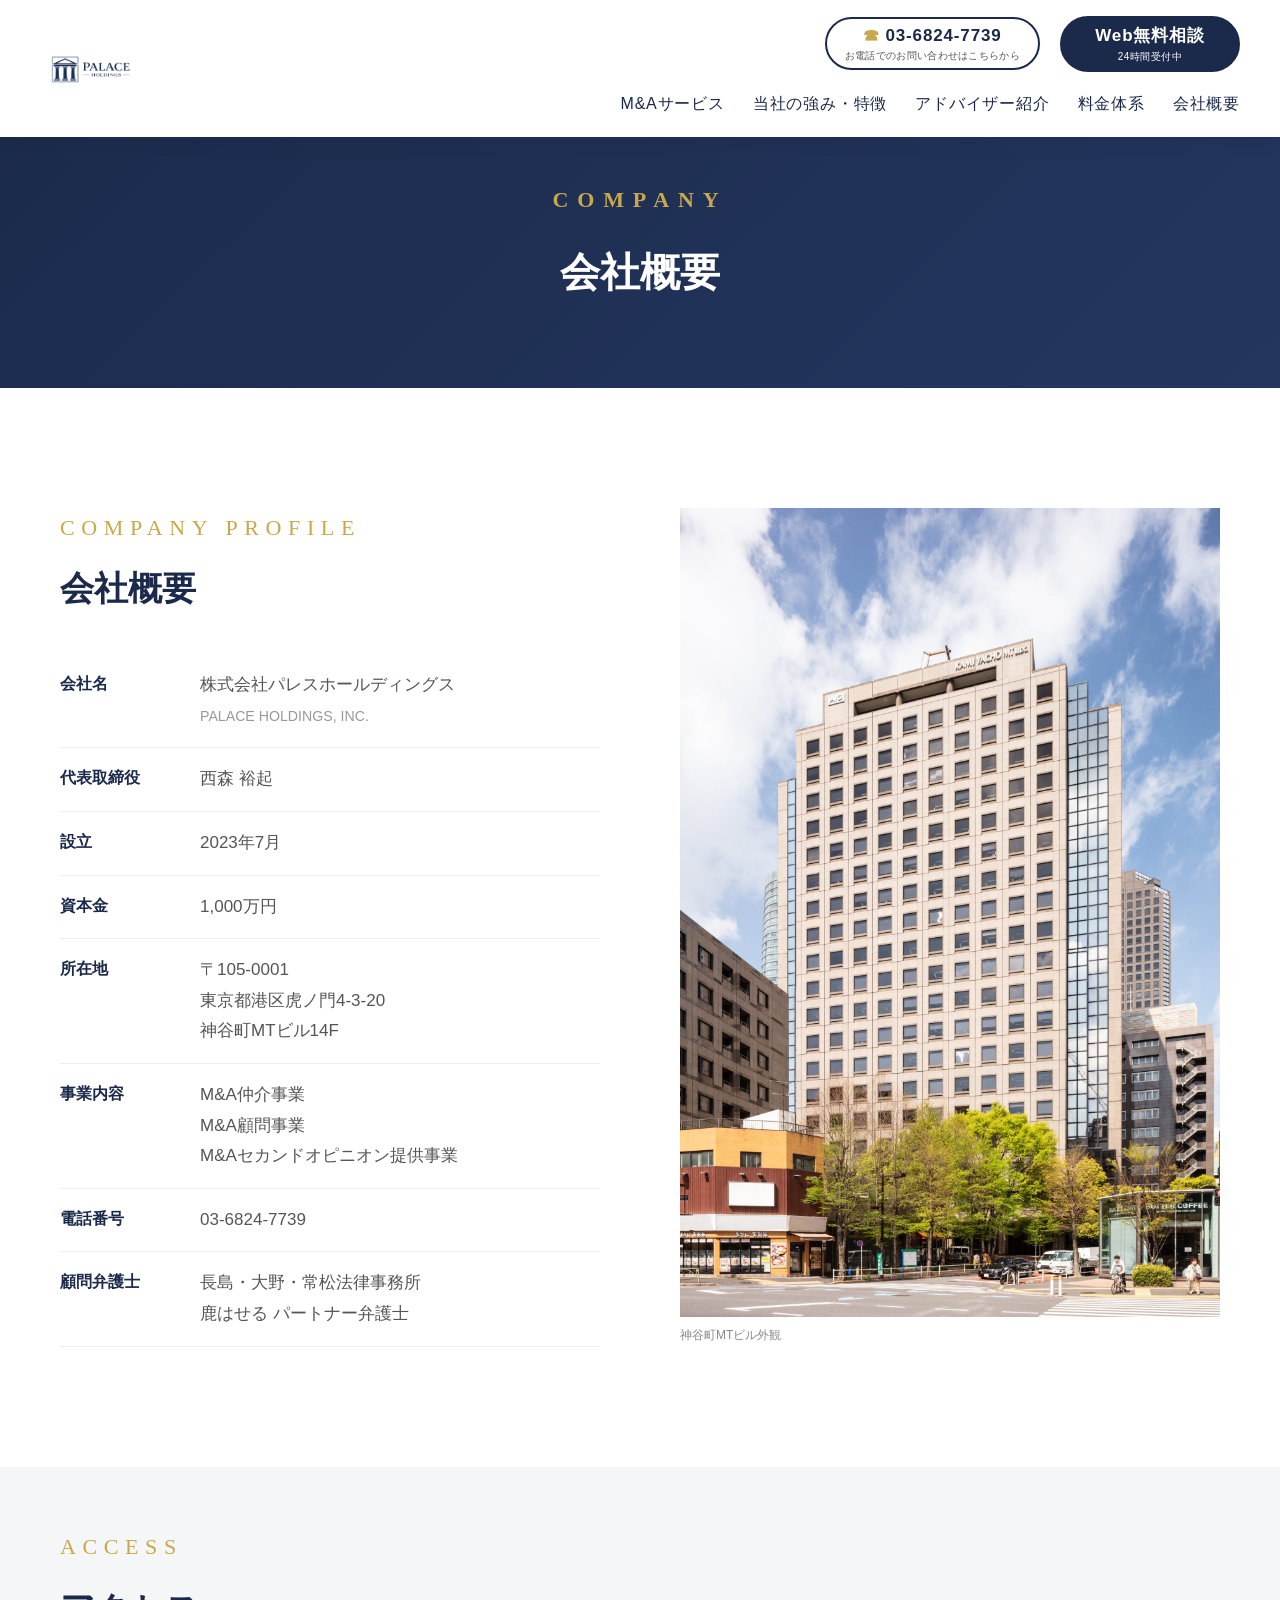
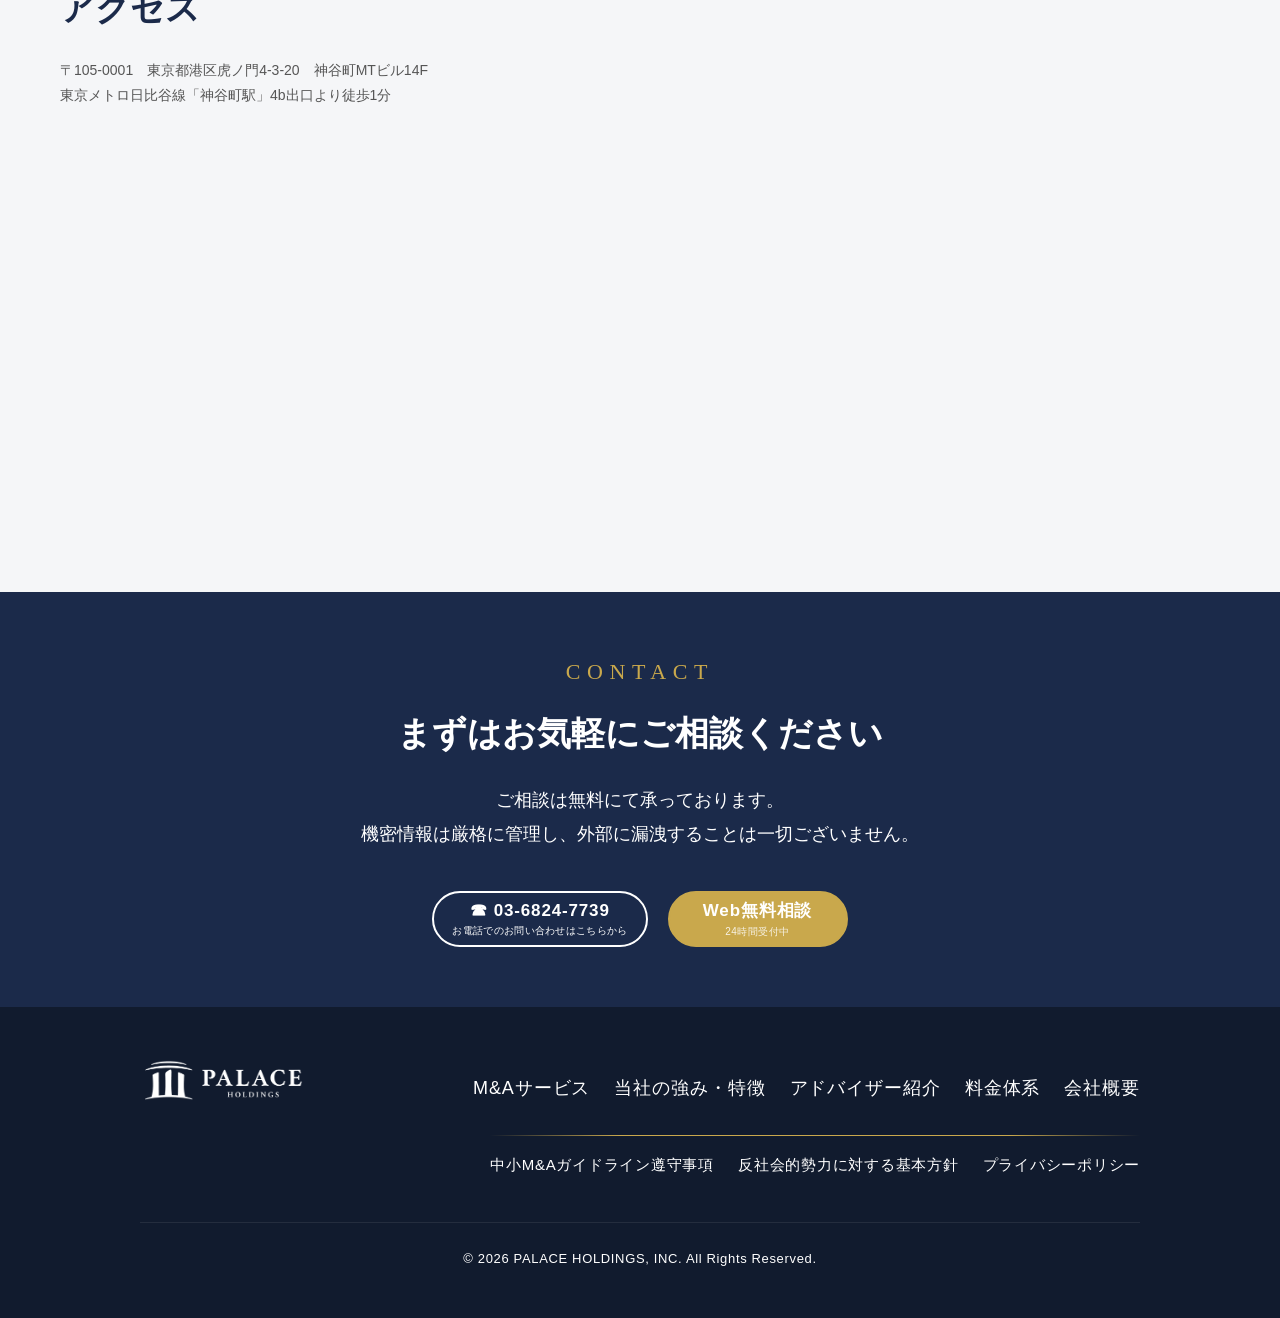
<file: company.html>
<!DOCTYPE html>
<html lang="ja">
<head>
  <!-- Google tag (gtag.js) -->
  <script async src="https://www.googletagmanager.com/gtag/js?id=G-W23X70DLMN"></script>
  <script>
    window.dataLayer = window.dataLayer || [];
    function gtag(){dataLayer.push(arguments);}
    gtag('js', new Date());
    gtag('config', 'G-W23X70DLMN');
  </script>
  <meta charset="UTF-8">
  <meta name="viewport" content="width=device-width, initial-scale=1.0">
  <meta http-equiv="Content-Security-Policy" content="default-src 'self'; script-src 'self' 'unsafe-inline' https://www.googletagmanager.com https://www.google-analytics.com; style-src 'self' 'unsafe-inline' https://fonts.googleapis.com; font-src 'self' https://fonts.gstatic.com; img-src 'self' data: https:; frame-src https://www.google.com https://docs.google.com; connect-src 'self' https://www.google-analytics.com https://www.googletagmanager.com https://*.analytics.google.com;">
  <meta http-equiv="X-Content-Type-Options" content="nosniff">
  <meta name="referrer" content="strict-origin-when-cross-origin">
  <title>会社概要 | 株式会社パレスホールディングス</title>
  <link rel="preconnect" href="https://fonts.googleapis.com">
  <link rel="preconnect" href="https://fonts.gstatic.com" crossorigin>
  <link href="https://fonts.googleapis.com/css2?family=Cormorant+Garamond:wght@400;600;700&family=Noto+Sans+JP:wght@400;500;700&display=swap" rel="stylesheet">
  <link rel="stylesheet" href="css/style.css">
  <link rel="icon" type="image/png" href="assets/images/ico_PALACE_LOGO.png">
  <link rel="apple-touch-icon" href="assets/images/ico_PALACE_LOGO.png">
</head>
<body>
<div class="cursor-follower" id="cursorFollower"><img src="assets/images/ico_PALACE_LOGO.png" alt=""></div>

<header>
  <a href="index.html" class="header-logo">
    <img src="assets/images/企業ロゴ_透過_文字ネイビー.png" alt="PALACE HOLDINGS">
  </a>
  <button class="nav-toggle" id="navToggle" aria-label="メニュー"><span></span><span></span><span></span></button>
  <div class="header-right">
    <div class="header-cta">
      <div class="header-tel-block">
        <a href="tel:0368247739" class="header-tel">03-6824-7739</a>
        <span class="header-tel-sub">お電話でのお問い合わせはこちらから</span>
      </div>
      <a href="contact.html" class="header-consult-btn">Web無料相談<span class="header-consult-sub">24時間受付中</span></a>
    </div>
    <nav>
      <ul>
        <li><a href="service.html">M&amp;Aサービス</a></li>
        <li><a href="strengths.html">当社の強み・特徴</a></li>
        <li><a href="advisor.html">アドバイザー紹介</a></li>
        <li><a href="fee.html">料金体系</a></li>
        <li><a href="company.html">会社概要</a></li>
      </ul>
    </nav>
  </div>
</header>

<div class="mobile-nav" id="mobileNav">
  <ul>
    <li><a href="service.html">M&amp;Aサービス</a></li>
    <li><a href="strengths.html">当社の強み・特徴</a></li>
    <li><a href="advisor.html">アドバイザー紹介</a></li>
    <li><a href="fee.html">料金体系</a></li>
    <li><a href="company.html">会社概要</a></li>
  </ul>
  <div class="mobile-nav-cta">
    <a href="contact.html" class="mobile-nav-consult-btn">Web無料相談</a>
  </div>
</div>

<div class="page-hero">
  <span class="page-hero-label">Company</span>
  <h1 class="page-hero-title">会社概要</h1>
</div>

<section class="section company-section">
  <div class="section-inner">
    <div class="company-grid fade-in">
      <div>
        <span class="section-label">Company Profile</span>
        <h2 class="section-title" style="margin-bottom:40px;">会社概要</h2>
        <table class="company-table">
          <tr>
            <th>会社名</th>
            <td style="white-space:nowrap;">株式会社パレスホールディングス<br><small style="color:#999;">PALACE HOLDINGS, INC.</small></td>
          </tr>
          <tr>
            <th>代表取締役</th>
            <td>西森 裕起</td>
          </tr>
          <tr>
            <th>設立</th>
            <td>2023年7月</td>
          </tr>
          <tr>
            <th>資本金</th>
            <td>1,000万円</td>
          </tr>
          <tr>
            <th>所在地</th>
            <td>〒105-0001<br>東京都港区虎ノ門4-3-20<br>神谷町MTビル14F</td>
          </tr>
          <tr>
            <th>事業内容</th>
            <td style="white-space:nowrap;">M&amp;A仲介事業<br>M&amp;A顧問事業<br>M&amp;Aセカンドオピニオン提供事業</td>
          </tr>
          <tr>
            <th>電話番号</th>
            <td>03-6824-7739</td>
          </tr>
          <tr>
            <th>顧問弁護士</th>
            <td style="white-space:nowrap;">長島・大野・常松法律事務所<br>鹿はせる パートナー弁護士</td>
          </tr>
        </table>
      </div>
      <div>
        <div class="zoom-img" style="min-height:320px;">
          <img src="assets/images/ビル画像.jpg" alt="神谷町MTビル" style="height:100%;object-fit:cover;min-height:320px;">
        </div>
        <p style="font-size:12px;color:#888;margin-top:8px;">神谷町MTビル外観</p>
      </div>
    </div>
  </div>
</section>

<section class="section fade-in" style="background:var(--gray-light);padding:60px;">
  <div class="section-inner">
    <span class="section-label">Access</span>
    <h2 class="section-title">アクセス</h2>
    <p style="font-size:14px;color:#555;margin-bottom:24px;">〒105-0001　東京都港区虎ノ門4-3-20　神谷町MTビル14F<br>東京メトロ日比谷線「神谷町駅」4b出口より徒歩1分</p>
    <div style="width:100%;height:400px;">
      <iframe src="https://www.google.com/maps/embed?pb=!1m18!1m12!1m3!1d3241.54827417036!2d139.74195147710373!3d35.66349963094568!2m3!1f0!2f0!3f0!3m2!1i1024!2i768!4f13.1!3m3!1m2!1s0x60188b0036cb3ebf%3A0x29ab6bb81b6a5f85!2z44ix44OR44Os44K544Ob44O844Or44OH44Kj44Oz44Kw44K5!5e0!3m2!1sja!2sjp!4v1775643351491!5m2!1sja!2sjp" width="100%" height="400" style="border:0;" allowfullscreen="" loading="lazy" referrerpolicy="no-referrer-when-downgrade"></iframe>
    </div>
  </div>
</section>

<section class="cta-section">
  <div class="section-inner">
    <span class="section-label fade-in" style="color:var(--gold);text-align:center;display:block;">Contact</span>
    <h2 class="section-title white fade-in">まずはお気軽にご相談ください</h2>
    <p class="section-lead white fade-in">ご相談は無料にて承っております。<br>機密情報は厳格に管理し、外部に漏洩することは一切ございません。</p>
    <div class="cta-btns fade-in" style="margin-top:40px;">
      <a href="tel:0368247739" class="cta-tel-block">
        <span class="cta-tel-num">☎ 03-6824-7739</span>
        <span>お電話でのお問い合わせはこちらから</span>
      </a>
      <a href="contact.html" class="cta-consult-btn">Web無料相談<span class="cta-consult-sub">24時間受付中</span></a>
    </div>
  </div>
</section>

<footer>
  <div class="footer-inner">
    <div class="footer-logo">
      <img src="assets/images/企業ロゴ_透過_文字白.png" alt="PALACE HOLDINGS" style="height:90px;width:auto;">
    </div>
    <nav class="footer-nav footer-nav-main">
      <a href="service.html">M&amp;Aサービス</a>
      <a href="strengths.html">当社の強み・特徴</a>
      <a href="advisor.html">アドバイザー紹介</a>
      <div class="footer-nav-inline">
        <a href="fee.html">料金体系</a>
        <a href="company.html">会社概要</a>
      </div>
    </nav>
    <nav class="footer-nav footer-nav-sub">
      <a href="guideline.html">中小M&amp;Aガイドライン遵守事項</a>
      <a href="antisocial.html">反社会的勢力に対する基本方針</a>
      <a href="privacy.html">プライバシーポリシー</a>
    </nav>
    <div class="footer-copy">© 2026 PALACE HOLDINGS, INC. All Rights Reserved.</div>
  </div>
</footer>

<a href="contact.html" class="mobile-bottom-banner">
  <span class="mbb-icon">&#9993;</span>
  <span class="mbb-text">
    <span class="mbb-sub">秘密厳守・ご相談無料</span>
    <span class="mbb-main">譲渡・譲受のお問い合わせはこちら</span>
  </span>
  <span class="mbb-arrow">&#10132;</span>
</a>

<script>
  document.getElementById("navToggle").addEventListener("click",function(){
    document.getElementById("mobileNav").classList.toggle("open");
  });
  var mbb=document.querySelector(".mobile-bottom-banner");
  if(mbb){window.addEventListener("scroll",function(){mbb.classList.toggle("visible",window.scrollY>200);});}

  // Scroll fade-in
  var fadeEls=document.querySelectorAll(".fade-in");
  if(fadeEls.length){
    var obs=new IntersectionObserver(function(entries){
      entries.forEach(function(e){if(e.isIntersecting){e.target.classList.add("visible");obs.unobserve(e.target);}});
    },{threshold:0.15});
    fadeEls.forEach(function(el){obs.observe(el);});
  }

  // Cursor follower (PC only)
  (function(){
    var cf = document.getElementById('cursorFollower');
    if (!cf || matchMedia('(pointer: coarse)').matches) return;
    var x = 0, y = 0, tx = 0, ty = 0;
    document.addEventListener('mousemove', function(e){
      tx = e.clientX; ty = e.clientY;
      cf.classList.add('visible');
    });
    document.addEventListener('mouseleave', function(){ cf.classList.remove('visible'); });
    document.addEventListener('mouseover', function(e){
      var t = e.target;
      if (t.closest && t.closest('a, button, .cta-tel-block, .service-card, .strength-item, .header-tel-block')) {
        cf.classList.add('hover-active');
      }
    });
    document.addEventListener('mouseout', function(e){
      var t = e.target;
      if (t.closest && t.closest('a, button, .cta-tel-block, .service-card, .strength-item, .header-tel-block')) {
        cf.classList.remove('hover-active');
      }
    });
    function tick(){
      x += (tx - x) * 0.18;
      y += (ty - y) * 0.18;
      cf.style.left = x + 'px';
      cf.style.top = y + 'px';
      requestAnimationFrame(tick);
    }
    tick();
  })();
</script>
</body>
</html>
</file>
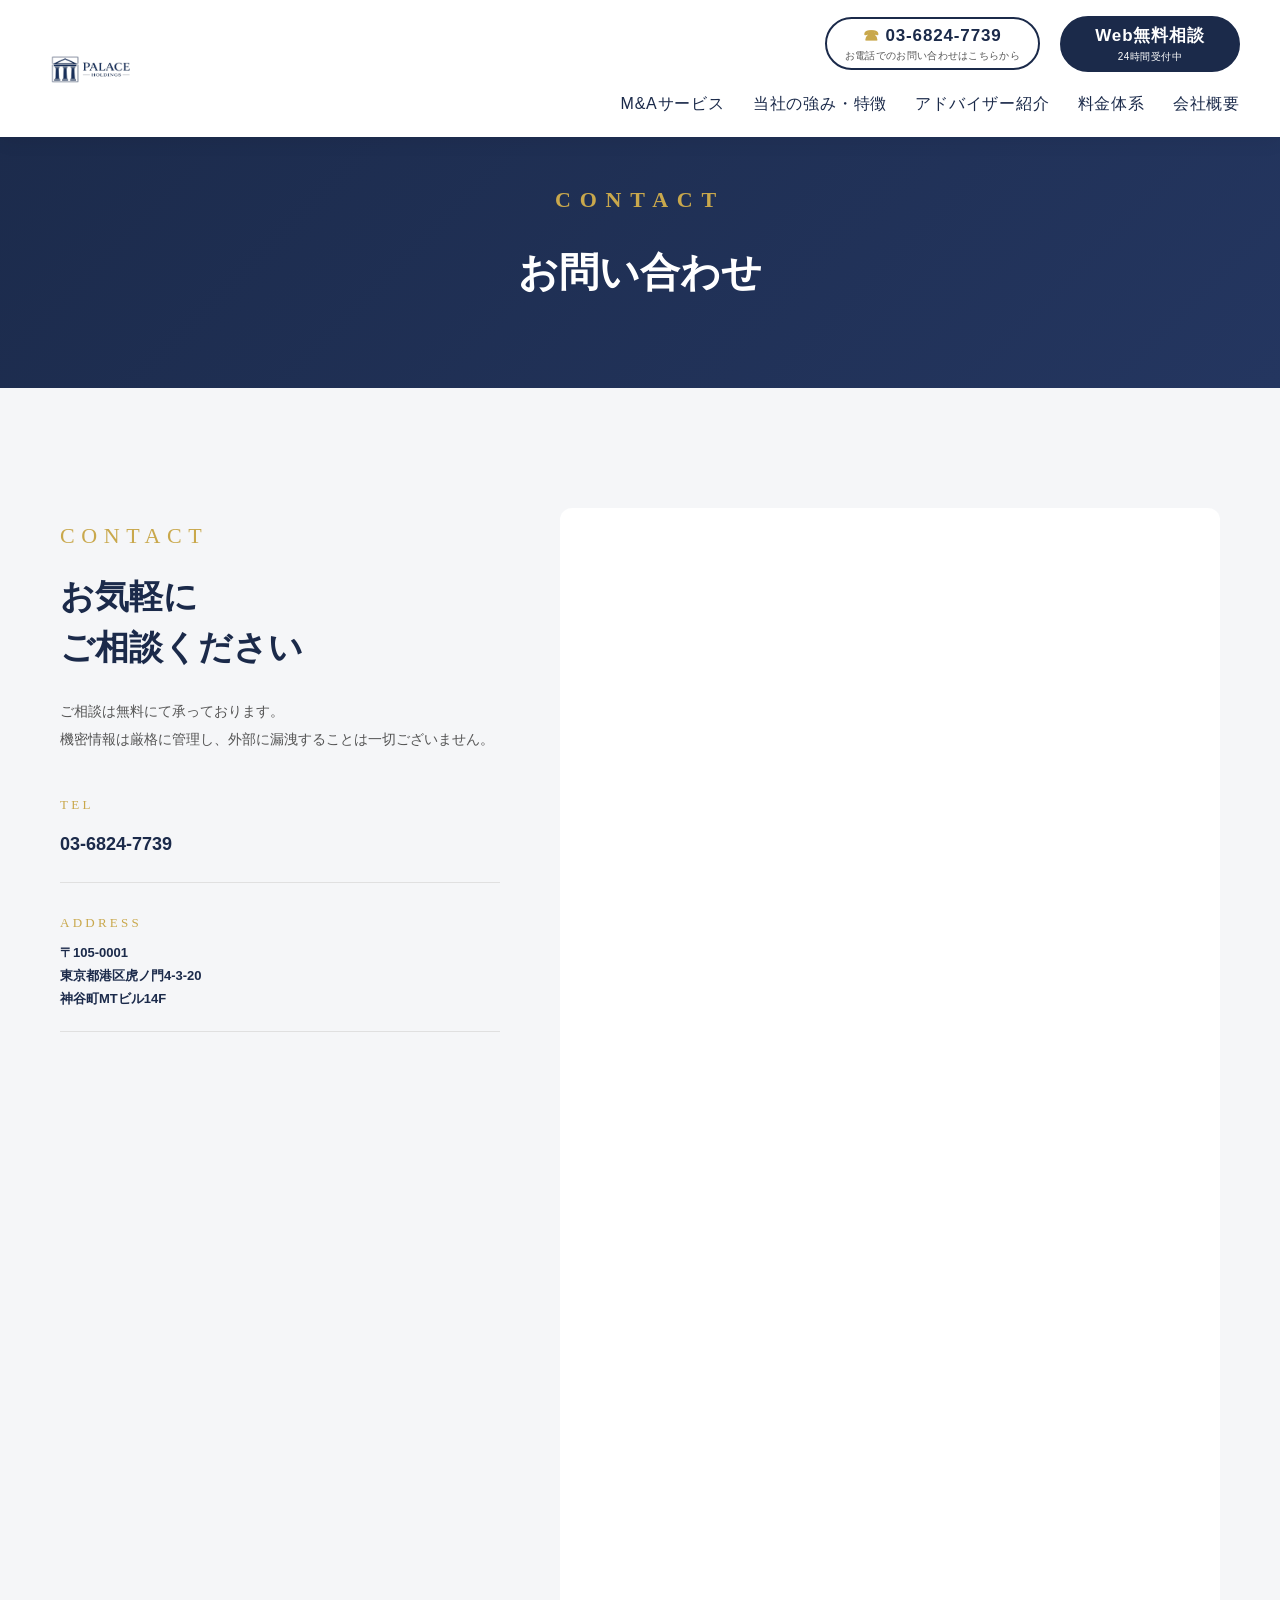
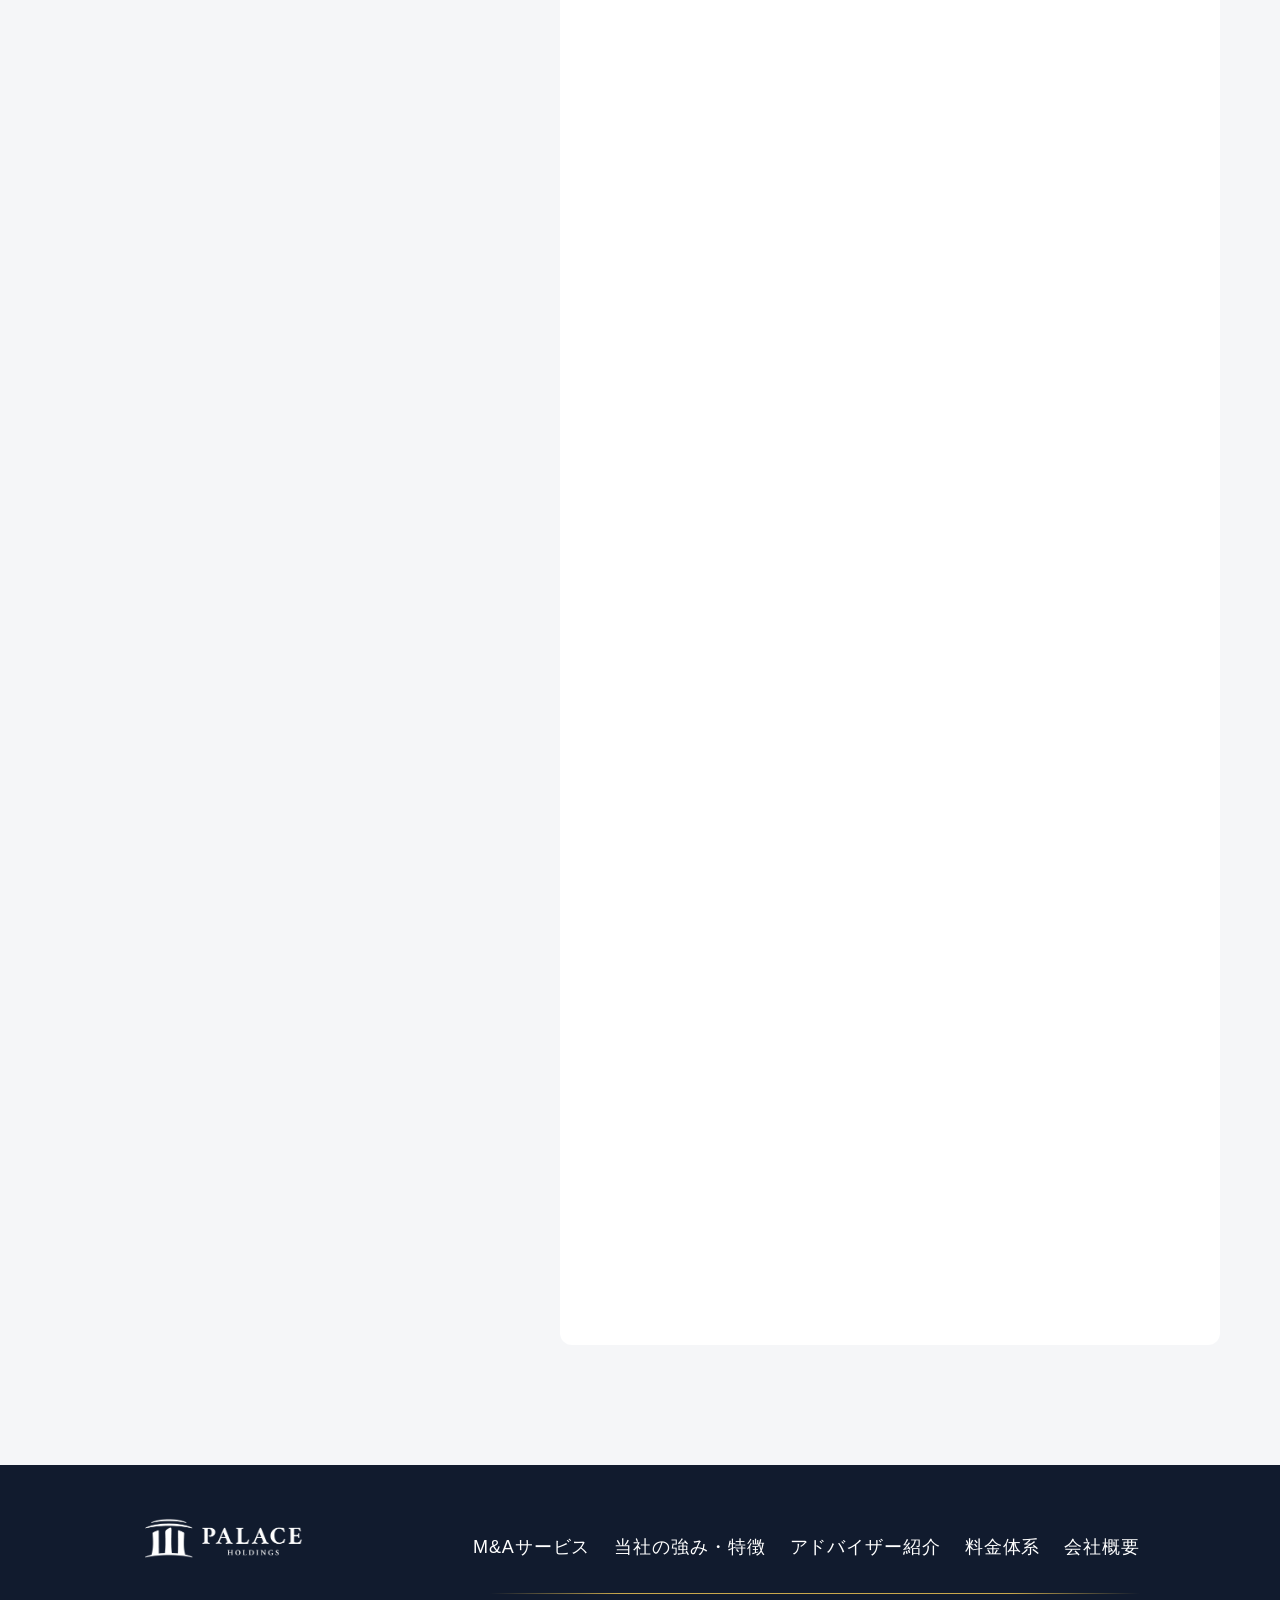
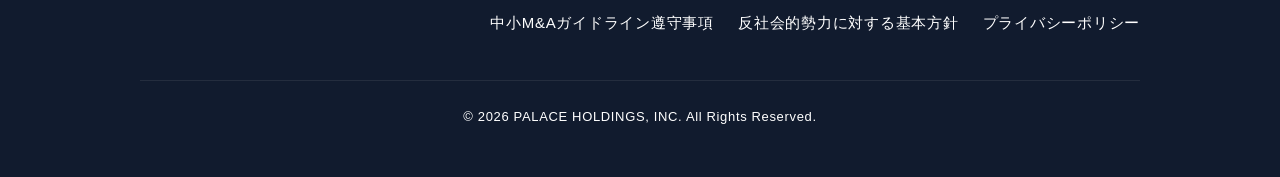
<file: contact.html>
<!DOCTYPE html>
<html lang="ja">
<head>
  <!-- Google tag (gtag.js) -->
  <script async src="https://www.googletagmanager.com/gtag/js?id=G-W23X70DLMN"></script>
  <script>
    window.dataLayer = window.dataLayer || [];
    function gtag(){dataLayer.push(arguments);}
    gtag('js', new Date());
    gtag('config', 'G-W23X70DLMN');
  </script>
  <meta charset="UTF-8">
  <meta name="viewport" content="width=device-width, initial-scale=1.0">
  <meta http-equiv="Content-Security-Policy" content="default-src 'self'; script-src 'self' 'unsafe-inline' https://www.googletagmanager.com https://www.google-analytics.com; style-src 'self' 'unsafe-inline' https://fonts.googleapis.com; font-src 'self' https://fonts.gstatic.com; img-src 'self' data: https:; frame-src https://www.google.com https://docs.google.com; connect-src 'self' https://www.google-analytics.com https://www.googletagmanager.com https://*.analytics.google.com;">
  <meta http-equiv="X-Content-Type-Options" content="nosniff">
  <meta name="referrer" content="strict-origin-when-cross-origin">
  <title>お問い合わせ | 株式会社パレスホールディングス</title>
  <link rel="preconnect" href="https://fonts.googleapis.com">
  <link rel="preconnect" href="https://fonts.gstatic.com" crossorigin>
  <link href="https://fonts.googleapis.com/css2?family=Cormorant+Garamond:wght@400;600;700&family=Noto+Sans+JP:wght@400;500;700&display=swap" rel="stylesheet">
  <link rel="stylesheet" href="css/style.css">
  <link rel="icon" type="image/png" href="assets/images/ico_PALACE_LOGO.png">
  <link rel="apple-touch-icon" href="assets/images/ico_PALACE_LOGO.png">
</head>
<body>
<div class="cursor-follower" id="cursorFollower"><img src="assets/images/ico_PALACE_LOGO.png" alt=""></div>

<header>
  <a href="index.html" class="header-logo">
    <img src="assets/images/企業ロゴ_透過_文字ネイビー.png" alt="PALACE HOLDINGS">
  </a>
  <button class="nav-toggle" id="navToggle" aria-label="メニュー"><span></span><span></span><span></span></button>
  <div class="header-right">
    <div class="header-cta">
      <div class="header-tel-block">
        <a href="tel:0368247739" class="header-tel">03-6824-7739</a>
        <span class="header-tel-sub">お電話でのお問い合わせはこちらから</span>
      </div>
      <a href="contact.html" class="header-consult-btn">Web無料相談<span class="header-consult-sub">24時間受付中</span></a>
    </div>
    <nav>
      <ul>
        <li><a href="service.html">M&amp;Aサービス</a></li>
        <li><a href="strengths.html">当社の強み・特徴</a></li>
        <li><a href="advisor.html">アドバイザー紹介</a></li>
        <li><a href="fee.html">料金体系</a></li>
        <li><a href="company.html">会社概要</a></li>
      </ul>
    </nav>
  </div>
</header>

<div class="mobile-nav" id="mobileNav">
  <ul>
    <li><a href="service.html">M&amp;Aサービス</a></li>
    <li><a href="strengths.html">当社の強み・特徴</a></li>
    <li><a href="advisor.html">アドバイザー紹介</a></li>
    <li><a href="fee.html">料金体系</a></li>
    <li><a href="company.html">会社概要</a></li>
  </ul>
  <div class="mobile-nav-cta">
    <a href="contact.html" class="mobile-nav-consult-btn">Web無料相談</a>
  </div>
</div>

<div class="page-hero">
  <span class="page-hero-label">Contact</span>
  <h1 class="page-hero-title">お問い合わせ</h1>
</div>

<section class="section contact-section">
  <div class="section-inner">
    <div class="contact-layout">
      <div class="contact-info fade-in">
        <span class="section-label">Contact</span>
        <h2 class="section-title">お気軽に<br>ご相談ください</h2>
        <p style="font-size:14px;color:#555;line-height:2;margin-bottom:40px;">ご相談は無料にて承っております。<br>機密情報は厳格に管理し、外部に漏洩することは一切ございません。</p>
        <div class="contact-info-item">
          <div class="contact-info-label">TEL</div>
          <a href="tel:0368247739" class="contact-info-value">03-6824-7739</a>
        </div>
        <div class="contact-info-item">
          <div class="contact-info-label">ADDRESS</div>
          <div class="contact-info-value" style="font-size:13px;">〒105-0001<br>東京都港区虎ノ門4-3-20<br>神谷町MTビル14F</div>
        </div>
      </div>
      <div class="contact-form-wrap fade-in">
        <iframe src="https://docs.google.com/forms/d/e/1FAIpQLScpRzKrwr_dcFNw0LoV3NlijYxgmwZ5Kd6MWjGFdjOC51uaEg/viewform?embedded=true" width="100%" height="2305" frameborder="0" marginheight="0" marginwidth="0">読み込んでいます…</iframe>
      </div>
    </div>
  </div>
</section>

<footer>
  <div class="footer-inner">
    <div class="footer-logo">
      <img src="assets/images/企業ロゴ_透過_文字白.png" alt="PALACE HOLDINGS" style="height:90px;width:auto;">
    </div>
    <nav class="footer-nav footer-nav-main">
      <a href="service.html">M&amp;Aサービス</a>
      <a href="strengths.html">当社の強み・特徴</a>
      <a href="advisor.html">アドバイザー紹介</a>
      <div class="footer-nav-inline">
        <a href="fee.html">料金体系</a>
        <a href="company.html">会社概要</a>
      </div>
    </nav>
    <nav class="footer-nav footer-nav-sub">
      <a href="guideline.html">中小M&amp;Aガイドライン遵守事項</a>
      <a href="antisocial.html">反社会的勢力に対する基本方針</a>
      <a href="privacy.html">プライバシーポリシー</a>
    </nav>
    <div class="footer-copy">© 2026 PALACE HOLDINGS, INC. All Rights Reserved.</div>
  </div>
</footer>

<script>
  document.getElementById("navToggle").addEventListener("click",function(){
    document.getElementById("mobileNav").classList.toggle("open");
  });

  // Scroll fade-in
  var fadeEls=document.querySelectorAll(".fade-in");
  if(fadeEls.length){
    var obs=new IntersectionObserver(function(entries){
      entries.forEach(function(e){if(e.isIntersecting){e.target.classList.add("visible");obs.unobserve(e.target);}});
    },{threshold:0.15});
    fadeEls.forEach(function(el){obs.observe(el);});
  }

  // Cursor follower (PC only)
  (function(){
    var cf = document.getElementById('cursorFollower');
    if (!cf || matchMedia('(pointer: coarse)').matches) return;
    var x = 0, y = 0, tx = 0, ty = 0;
    document.addEventListener('mousemove', function(e){
      tx = e.clientX; ty = e.clientY;
      cf.classList.add('visible');
    });
    document.addEventListener('mouseleave', function(){ cf.classList.remove('visible'); });
    document.addEventListener('mouseover', function(e){
      var t = e.target;
      if (t.closest && t.closest('a, button, .cta-tel-block, .service-card, .strength-item, .header-tel-block')) {
        cf.classList.add('hover-active');
      }
    });
    document.addEventListener('mouseout', function(e){
      var t = e.target;
      if (t.closest && t.closest('a, button, .cta-tel-block, .service-card, .strength-item, .header-tel-block')) {
        cf.classList.remove('hover-active');
      }
    });
    function tick(){
      x += (tx - x) * 0.18;
      y += (ty - y) * 0.18;
      cf.style.left = x + 'px';
      cf.style.top = y + 'px';
      requestAnimationFrame(tick);
    }
    tick();
  })();
</script>
</body>
</html>
</file>
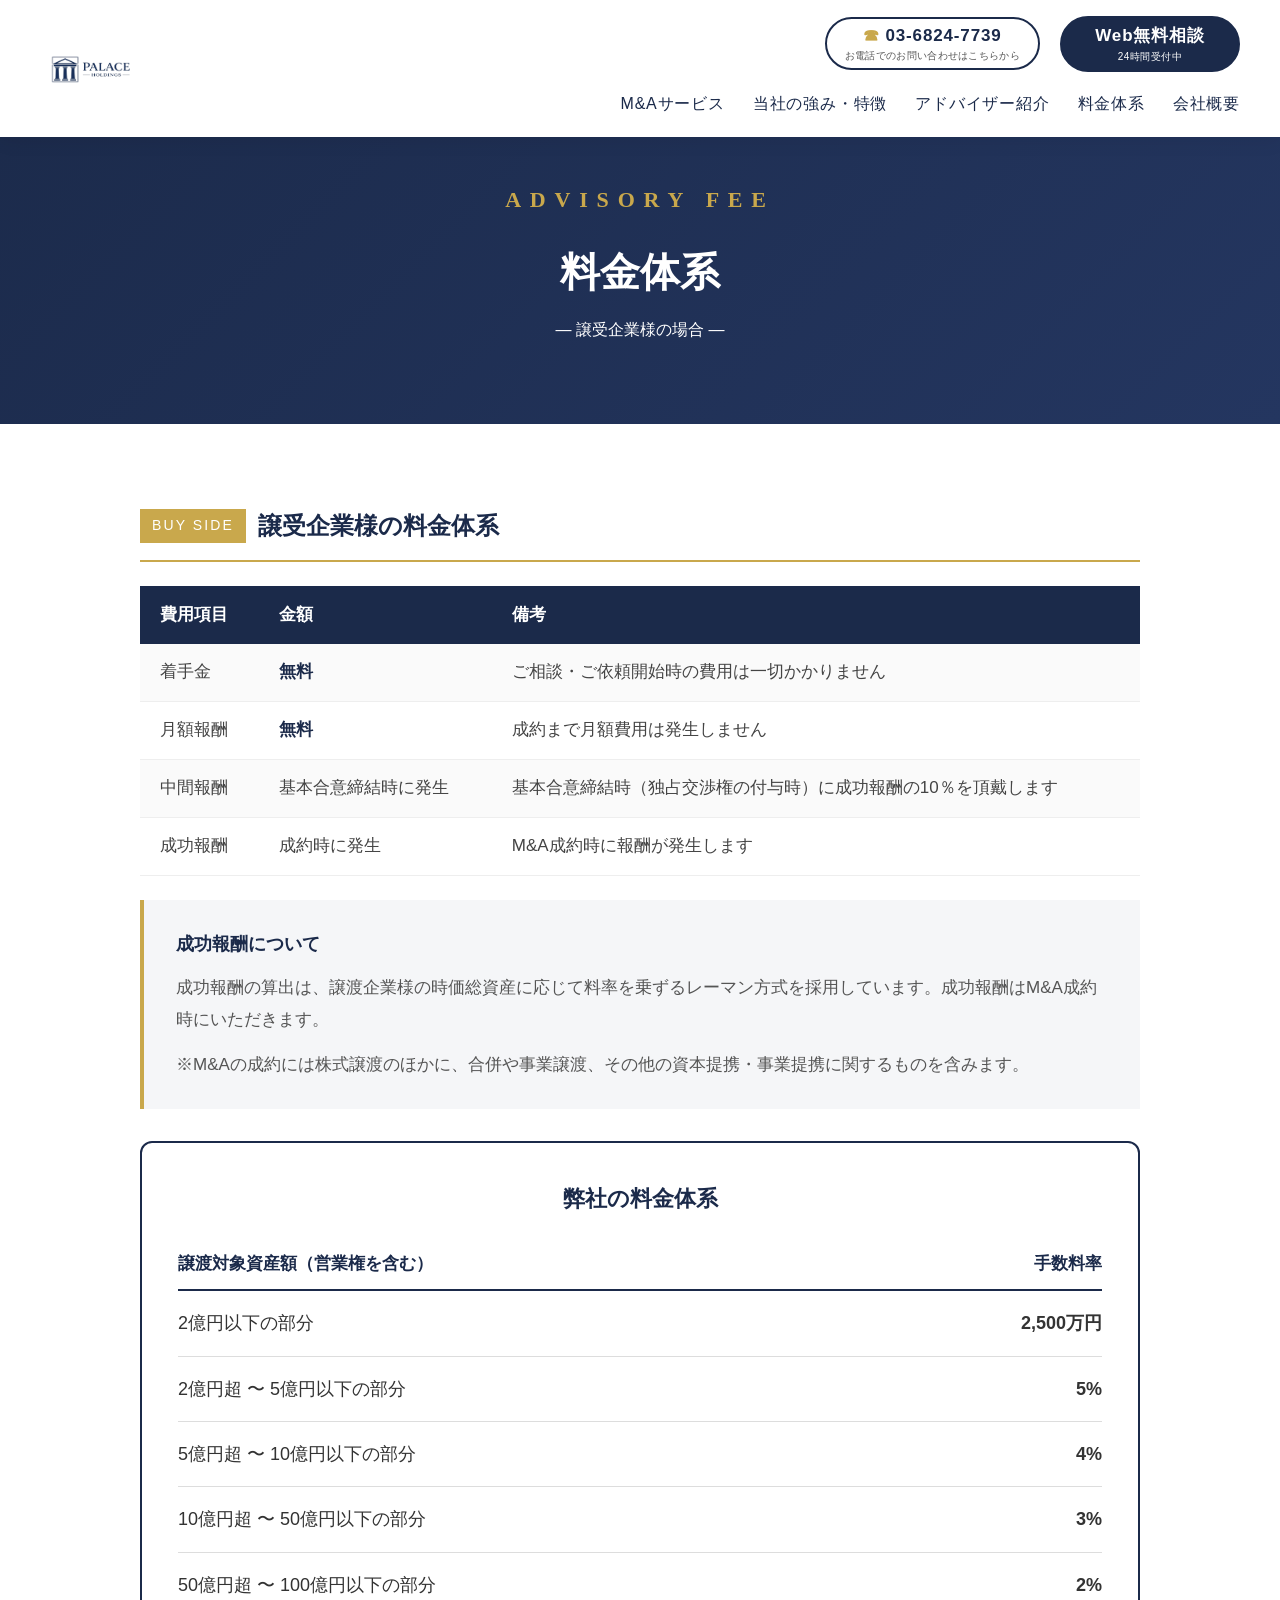
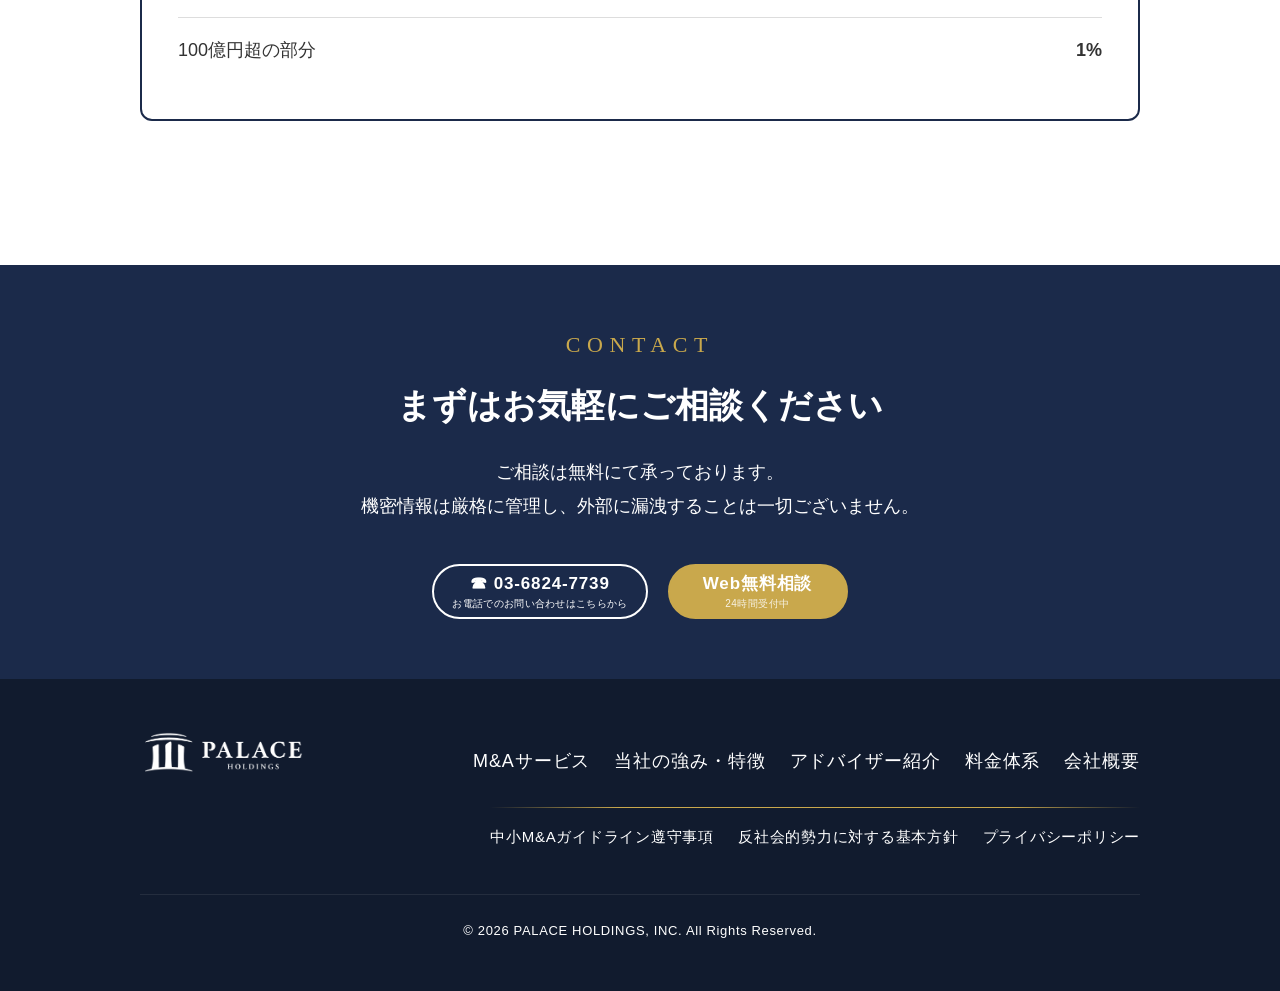
<file: fee-buy.html>
<!DOCTYPE html>
<html lang="ja">
<head>
  <!-- Google tag (gtag.js) -->
  <script async src="https://www.googletagmanager.com/gtag/js?id=G-W23X70DLMN"></script>
  <script>
    window.dataLayer = window.dataLayer || [];
    function gtag(){dataLayer.push(arguments);}
    gtag('js', new Date());
    gtag('config', 'G-W23X70DLMN');
  </script>
  <meta charset="UTF-8">
  <meta name="viewport" content="width=device-width, initial-scale=1.0">
  <meta http-equiv="Content-Security-Policy" content="default-src 'self'; script-src 'self' 'unsafe-inline' https://www.googletagmanager.com https://www.google-analytics.com; style-src 'self' 'unsafe-inline' https://fonts.googleapis.com; font-src 'self' https://fonts.gstatic.com; img-src 'self' data: https:; frame-src https://www.google.com https://docs.google.com; connect-src 'self' https://www.google-analytics.com https://www.googletagmanager.com https://*.analytics.google.com;">
  <meta http-equiv="X-Content-Type-Options" content="nosniff">
  <meta name="referrer" content="strict-origin-when-cross-origin">
  <title>料金体系（譲受企業様） | 株式会社パレスホールディングス</title>
  <link rel="preconnect" href="https://fonts.googleapis.com">
  <link rel="preconnect" href="https://fonts.gstatic.com" crossorigin>
  <link href="https://fonts.googleapis.com/css2?family=Cormorant+Garamond:wght@400;600;700&family=Noto+Sans+JP:wght@400;500;700&display=swap" rel="stylesheet">
  <link rel="stylesheet" href="css/style.css">
  <link rel="icon" type="image/png" href="assets/images/ico_PALACE_LOGO.png">
  <link rel="apple-touch-icon" href="assets/images/ico_PALACE_LOGO.png">
</head>
<body>
<div class="cursor-follower" id="cursorFollower"><img src="assets/images/ico_PALACE_LOGO.png" alt=""></div>

<header>
  <a href="index.html" class="header-logo">
    <img src="assets/images/企業ロゴ_透過_文字ネイビー.png" alt="PALACE HOLDINGS">
  </a>
  <button class="nav-toggle" id="navToggle" aria-label="メニュー"><span></span><span></span><span></span></button>
  <div class="header-right">
    <div class="header-cta">
      <div class="header-tel-block">
        <a href="tel:0368247739" class="header-tel">03-6824-7739</a>
        <span class="header-tel-sub">お電話でのお問い合わせはこちらから</span>
      </div>
      <a href="contact.html" class="header-consult-btn">Web無料相談<span class="header-consult-sub">24時間受付中</span></a>
    </div>
    <nav>
      <ul>
        <li><a href="service.html">M&amp;Aサービス</a></li>
        <li><a href="strengths.html">当社の強み・特徴</a></li>
        <li><a href="advisor.html">アドバイザー紹介</a></li>
        <li><a href="fee.html">料金体系</a></li>
        <li><a href="company.html">会社概要</a></li>
      </ul>
    </nav>
  </div>
</header>

<div class="mobile-nav" id="mobileNav">
  <ul>
    <li><a href="service.html">M&amp;Aサービス</a></li>
    <li><a href="strengths.html">当社の強み・特徴</a></li>
    <li><a href="advisor.html">アドバイザー紹介</a></li>
    <li><a href="fee.html">料金体系</a></li>
    <li><a href="company.html">会社概要</a></li>
  </ul>
  <div class="mobile-nav-cta">
    <a href="contact.html" class="mobile-nav-consult-btn">Web無料相談</a>
  </div>
</div>

<div class="page-hero">
  <span class="page-hero-label">Advisory Fee</span>
  <h1 class="page-hero-title">料金体系<span style="font-size:16px;display:block;margin-top:8px;font-weight:400;">― 譲受企業様の場合 ―</span></h1>
</div>

<section class="fee-section">
  <div class="fee-inner">

    <div class="fee-block fade-in">
      <h3 class="fee-block-title"><span class="tag" style="background:var(--gold);">BUY SIDE</span>譲受企業様の料金体系</h3>
      <table class="fee-table">
        <tr>
          <th>費用項目</th>
          <th>金額</th>
          <th>備考</th>
        </tr>
        <tr>
          <td>着手金</td>
          <td><strong style="color:var(--navy);">無料</strong></td>
          <td>ご相談・ご依頼開始時の費用は一切かかりません</td>
        </tr>
        <tr>
          <td>月額報酬</td>
          <td><strong style="color:var(--navy);">無料</strong></td>
          <td>成約まで月額費用は発生しません</td>
        </tr>
        <tr>
          <td>中間報酬</td>
          <td>基本合意締結時に発生</td>
          <td>基本合意締結時（独占交渉権の付与時）に成功報酬の10％を頂戴します</td>
        </tr>
        <tr>
          <td>成功報酬</td>
          <td>成約時に発生</td>
          <td>M&amp;A成約時に報酬が発生します</td>
        </tr>
      </table>
      <div class="fee-success-box">
        <h4>成功報酬について</h4>
        <p>成功報酬の算出は、譲渡企業様の時価総資産に応じて料率を乗ずるレーマン方式を採用しています。成功報酬はM&amp;A成約時にいただきます。</p>
        <p style="margin-top:12px;">※M&amp;Aの成約には株式譲渡のほかに、合併や事業譲渡、その他の資本提携・事業提携に関するものを含みます。</p>
      </div>

      <div class="fee-reward-table">
        <h4>弊社の料金体系</h4>
        <table>
          <tr>
            <th>譲渡対象資産額（営業権を含む）</th>
            <th>手数料率</th>
          </tr>
          <tr>
            <td>2億円以下の部分</td>
            <td>2,500万円</td>
          </tr>
          <tr>
            <td>2億円超 〜 5億円以下の部分</td>
            <td>5%</td>
          </tr>
          <tr>
            <td>5億円超 〜 10億円以下の部分</td>
            <td>4%</td>
          </tr>
          <tr>
            <td>10億円超 〜 50億円以下の部分</td>
            <td>3%</td>
          </tr>
          <tr>
            <td>50億円超 〜 100億円以下の部分</td>
            <td>2%</td>
          </tr>
          <tr>
            <td>100億円超の部分</td>
            <td>1%</td>
          </tr>
        </table>
      </div>
    </div>


  </div>
</section>

<section class="cta-section">
  <div class="section-inner">
    <span class="section-label fade-in" style="color:var(--gold);text-align:center;display:block;">Contact</span>
    <h2 class="section-title white fade-in">まずはお気軽にご相談ください</h2>
    <p class="section-lead white fade-in">ご相談は無料にて承っております。<br>機密情報は厳格に管理し、外部に漏洩することは一切ございません。</p>
    <div class="cta-btns fade-in" style="margin-top:40px;">
      <a href="tel:0368247739" class="cta-tel-block">
        <span class="cta-tel-num">☎ 03-6824-7739</span>
        <span>お電話でのお問い合わせはこちらから</span>
      </a>
      <a href="contact.html" class="cta-consult-btn">Web無料相談<span class="cta-consult-sub">24時間受付中</span></a>
    </div>
  </div>
</section>

<footer>
  <div class="footer-inner">
    <div class="footer-logo">
      <img src="assets/images/企業ロゴ_透過_文字白.png" alt="PALACE HOLDINGS" style="height:90px;width:auto;">
    </div>
    <nav class="footer-nav footer-nav-main">
      <a href="service.html">M&amp;Aサービス</a>
      <a href="strengths.html">当社の強み・特徴</a>
      <a href="advisor.html">アドバイザー紹介</a>
      <div class="footer-nav-inline">
        <a href="fee.html">料金体系</a>
        <a href="company.html">会社概要</a>
      </div>
    </nav>
    <nav class="footer-nav footer-nav-sub">
      <a href="guideline.html">中小M&amp;Aガイドライン遵守事項</a>
      <a href="antisocial.html">反社会的勢力に対する基本方針</a>
      <a href="privacy.html">プライバシーポリシー</a>
    </nav>
    <div class="footer-copy">© 2026 PALACE HOLDINGS, INC. All Rights Reserved.</div>
  </div>
</footer>

<a href="contact.html" class="mobile-bottom-banner">
  <span class="mbb-icon">&#9993;</span>
  <span class="mbb-text">
    <span class="mbb-sub">秘密厳守・ご相談無料</span>
    <span class="mbb-main">譲渡・譲受のお問い合わせはこちら</span>
  </span>
  <span class="mbb-arrow">&#10132;</span>
</a>

<script>
  document.getElementById("navToggle").addEventListener("click",function(){
    document.getElementById("mobileNav").classList.toggle("open");
  });
  var mbb=document.querySelector(".mobile-bottom-banner");
  if(mbb){window.addEventListener("scroll",function(){mbb.classList.toggle("visible",window.scrollY>200);});}

  // Scroll fade-in
  var fadeEls=document.querySelectorAll(".fade-in");
  if(fadeEls.length){
    var obs=new IntersectionObserver(function(entries){
      entries.forEach(function(e){if(e.isIntersecting){e.target.classList.add("visible");obs.unobserve(e.target);}});
    },{threshold:0.15});
    fadeEls.forEach(function(el){obs.observe(el);});
  }

  // Cursor follower (PC only)
  (function(){
    var cf = document.getElementById('cursorFollower');
    if (!cf || matchMedia('(pointer: coarse)').matches) return;
    var x = 0, y = 0, tx = 0, ty = 0;
    document.addEventListener('mousemove', function(e){
      tx = e.clientX; ty = e.clientY;
      cf.classList.add('visible');
    });
    document.addEventListener('mouseleave', function(){ cf.classList.remove('visible'); });
    document.addEventListener('mouseover', function(e){
      var t = e.target;
      if (t.closest && t.closest('a, button, .cta-tel-block, .service-card, .strength-item, .header-tel-block')) {
        cf.classList.add('hover-active');
      }
    });
    document.addEventListener('mouseout', function(e){
      var t = e.target;
      if (t.closest && t.closest('a, button, .cta-tel-block, .service-card, .strength-item, .header-tel-block')) {
        cf.classList.remove('hover-active');
      }
    });
    function tick(){
      x += (tx - x) * 0.18;
      y += (ty - y) * 0.18;
      cf.style.left = x + 'px';
      cf.style.top = y + 'px';
      requestAnimationFrame(tick);
    }
    tick();
  })();
</script>
</body>
</html>
</file>
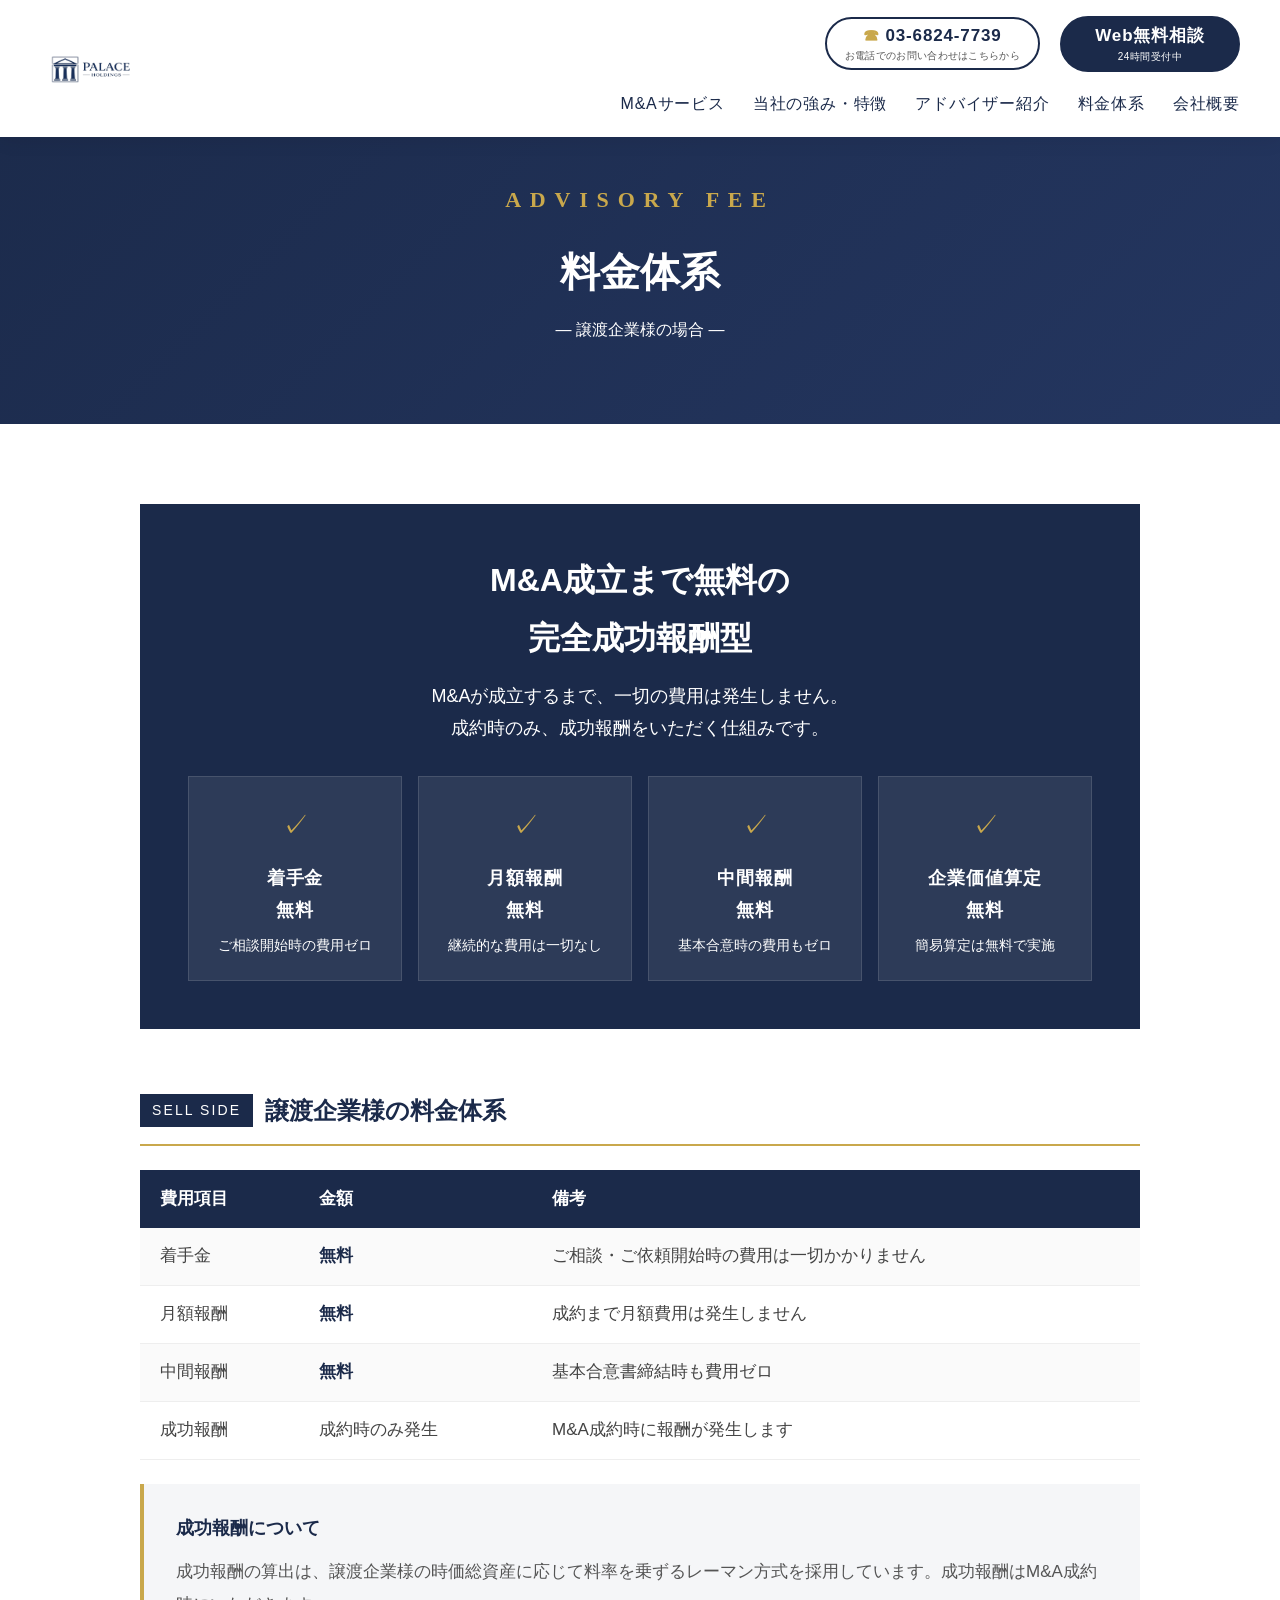
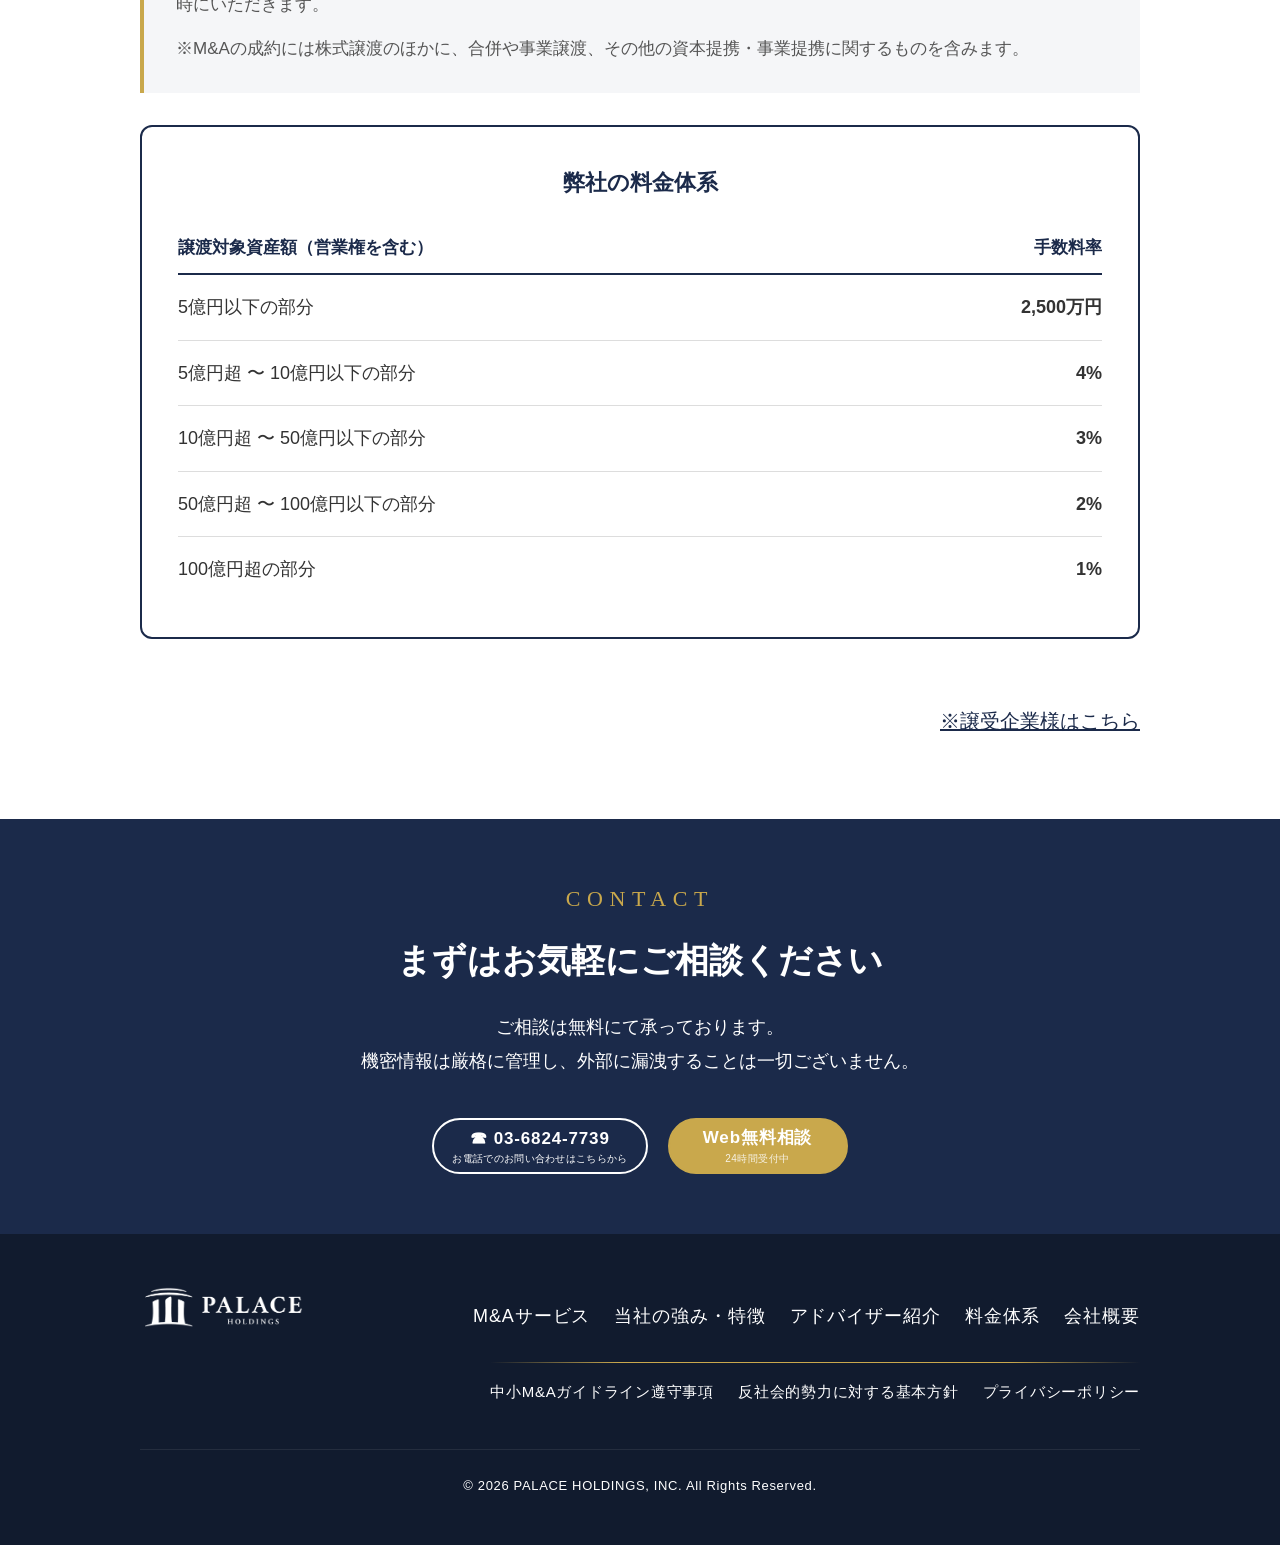
<file: fee.html>
<!DOCTYPE html>
<html lang="ja">
<head>
  <!-- Google tag (gtag.js) -->
  <script async src="https://www.googletagmanager.com/gtag/js?id=G-W23X70DLMN"></script>
  <script>
    window.dataLayer = window.dataLayer || [];
    function gtag(){dataLayer.push(arguments);}
    gtag('js', new Date());
    gtag('config', 'G-W23X70DLMN');
  </script>
  <meta charset="UTF-8">
  <meta name="viewport" content="width=device-width, initial-scale=1.0">
  <meta http-equiv="Content-Security-Policy" content="default-src 'self'; script-src 'self' 'unsafe-inline' https://www.googletagmanager.com https://www.google-analytics.com; style-src 'self' 'unsafe-inline' https://fonts.googleapis.com; font-src 'self' https://fonts.gstatic.com; img-src 'self' data: https:; frame-src https://www.google.com https://docs.google.com; connect-src 'self' https://www.google-analytics.com https://www.googletagmanager.com https://*.analytics.google.com;">
  <meta http-equiv="X-Content-Type-Options" content="nosniff">
  <meta name="referrer" content="strict-origin-when-cross-origin">
  <title>料金体系 | 株式会社パレスホールディングス</title>
  <link rel="preconnect" href="https://fonts.googleapis.com">
  <link rel="preconnect" href="https://fonts.gstatic.com" crossorigin>
  <link href="https://fonts.googleapis.com/css2?family=Cormorant+Garamond:wght@400;600;700&family=Noto+Sans+JP:wght@400;500;700&display=swap" rel="stylesheet">
  <link rel="stylesheet" href="css/style.css">
  <link rel="icon" type="image/png" href="assets/images/ico_PALACE_LOGO.png">
  <link rel="apple-touch-icon" href="assets/images/ico_PALACE_LOGO.png">
</head>
<body>
<div class="cursor-follower" id="cursorFollower"><img src="assets/images/ico_PALACE_LOGO.png" alt=""></div>

<header>
  <a href="index.html" class="header-logo">
    <img src="assets/images/企業ロゴ_透過_文字ネイビー.png" alt="PALACE HOLDINGS">
  </a>
  <button class="nav-toggle" id="navToggle" aria-label="メニュー"><span></span><span></span><span></span></button>
  <div class="header-right">
    <div class="header-cta">
      <div class="header-tel-block">
        <a href="tel:0368247739" class="header-tel">03-6824-7739</a>
        <span class="header-tel-sub">お電話でのお問い合わせはこちらから</span>
      </div>
      <a href="contact.html" class="header-consult-btn">Web無料相談<span class="header-consult-sub">24時間受付中</span></a>
    </div>
    <nav>
      <ul>
        <li><a href="service.html">M&amp;Aサービス</a></li>
        <li><a href="strengths.html">当社の強み・特徴</a></li>
        <li><a href="advisor.html">アドバイザー紹介</a></li>
        <li><a href="fee.html">料金体系</a></li>
        <li><a href="company.html">会社概要</a></li>
      </ul>
    </nav>
  </div>
</header>

<div class="mobile-nav" id="mobileNav">
  <ul>
    <li><a href="service.html">M&amp;Aサービス</a></li>
    <li><a href="strengths.html">当社の強み・特徴</a></li>
    <li><a href="advisor.html">アドバイザー紹介</a></li>
    <li><a href="fee.html">料金体系</a></li>
    <li><a href="company.html">会社概要</a></li>
  </ul>
  <div class="mobile-nav-cta">
    <a href="contact.html" class="mobile-nav-consult-btn">Web無料相談</a>
  </div>
</div>

<div class="page-hero">
  <span class="page-hero-label">Advisory Fee</span>
  <h1 class="page-hero-title">料金体系<span style="font-size:16px;display:block;margin-top:8px;font-weight:400;">― 譲渡企業様の場合 ―</span></h1>
</div>

<section class="fee-section">
  <div class="fee-inner">

    <div class="fee-hero-box fade-in">
      <h2>M&amp;A成立まで無料の<br>完全成功報酬型</h2>
      <p>M&Aが成立するまで、一切の費用は発生しません。<br>成約時のみ、成功報酬をいただく仕組みです。</p>
      <div class="fee-free-items">
        <div class="fee-free-item">
          <div class="icon">✓</div>
          <div class="label">着手金<br>無料</div>
          <div class="value">ご相談開始時の費用ゼロ</div>
        </div>
        <div class="fee-free-item">
          <div class="icon">✓</div>
          <div class="label">月額報酬<br>無料</div>
          <div class="value">継続的な費用は一切なし</div>
        </div>
        <div class="fee-free-item">
          <div class="icon">✓</div>
          <div class="label">中間報酬<br>無料</div>
          <div class="value">基本合意時の費用もゼロ</div>
        </div>
        <div class="fee-free-item">
          <div class="icon">✓</div>
          <div class="label">企業価値算定<br>無料</div>
          <div class="value">簡易算定は無料で実施</div>
        </div>
      </div>
    </div>

    <div class="fee-block fade-in">
      <h3 class="fee-block-title"><span class="tag">SELL SIDE</span>譲渡企業様の料金体系</h3>
      <table class="fee-table">
        <tr>
          <th>費用項目</th>
          <th>金額</th>
          <th>備考</th>
        </tr>
        <tr>
          <td>着手金</td>
          <td><strong style="color:var(--navy);">無料</strong></td>
          <td>ご相談・ご依頼開始時の費用は一切かかりません</td>
        </tr>
        <tr>
          <td>月額報酬</td>
          <td><strong style="color:var(--navy);">無料</strong></td>
          <td>成約まで月額費用は発生しません</td>
        </tr>
        <tr>
          <td>中間報酬</td>
          <td><strong style="color:var(--navy);">無料</strong></td>
          <td>基本合意書締結時も費用ゼロ</td>
        </tr>
        <tr>
          <td>成功報酬</td>
          <td>成約時のみ発生</td>
          <td>M&amp;A成約時に報酬が発生します</td>
        </tr>
      </table>
      <div class="fee-success-box">
        <h4>成功報酬について</h4>
        <p>成功報酬の算出は、譲渡企業様の時価総資産に応じて料率を乗ずるレーマン方式を採用しています。成功報酬はM&amp;A成約時にいただきます。</p>
        <p style="margin-top:12px;">※M&amp;Aの成約には株式譲渡のほかに、合併や事業譲渡、その他の資本提携・事業提携に関するものを含みます。</p>
      </div>

      <div class="fee-reward-table">
        <h4>弊社の料金体系</h4>
        <table>
          <tr>
            <th>譲渡対象資産額（営業権を含む）</th>
            <th>手数料率</th>
          </tr>
          <tr>
            <td>5億円以下の部分</td>
            <td>2,500万円</td>
          </tr>
          <tr>
            <td>5億円超 〜 10億円以下の部分</td>
            <td>4%</td>
          </tr>
          <tr>
            <td>10億円超 〜 50億円以下の部分</td>
            <td>3%</td>
          </tr>
          <tr>
            <td>50億円超 〜 100億円以下の部分</td>
            <td>2%</td>
          </tr>
          <tr>
            <td>100億円超の部分</td>
            <td>1%</td>
          </tr>
        </table>
      </div>
    </div>

    <p style="margin-top:32px;font-size:20px;text-align:right;"><a href="fee-buy.html" style="color:var(--navy);text-decoration:underline;">※譲受企業様はこちら</a></p>

  </div>
</section>

<section class="cta-section">
  <div class="section-inner">
    <span class="section-label fade-in" style="color:var(--gold);text-align:center;display:block;">Contact</span>
    <h2 class="section-title white fade-in">まずはお気軽にご相談ください</h2>
    <p class="section-lead white fade-in">ご相談は無料にて承っております。<br>機密情報は厳格に管理し、外部に漏洩することは一切ございません。</p>
    <div class="cta-btns fade-in" style="margin-top:40px;">
      <a href="tel:0368247739" class="cta-tel-block">
        <span class="cta-tel-num">☎ 03-6824-7739</span>
        <span>お電話でのお問い合わせはこちらから</span>
      </a>
      <a href="contact.html" class="cta-consult-btn">Web無料相談<span class="cta-consult-sub">24時間受付中</span></a>
    </div>
  </div>
</section>

<footer>
  <div class="footer-inner">
    <div class="footer-logo">
      <img src="assets/images/企業ロゴ_透過_文字白.png" alt="PALACE HOLDINGS" style="height:90px;width:auto;">
    </div>
    <nav class="footer-nav footer-nav-main">
      <a href="service.html">M&amp;Aサービス</a>
      <a href="strengths.html">当社の強み・特徴</a>
      <a href="advisor.html">アドバイザー紹介</a>
      <div class="footer-nav-inline">
        <a href="fee.html">料金体系</a>
        <a href="company.html">会社概要</a>
      </div>
    </nav>
    <nav class="footer-nav footer-nav-sub">
      <a href="guideline.html">中小M&amp;Aガイドライン遵守事項</a>
      <a href="antisocial.html">反社会的勢力に対する基本方針</a>
      <a href="privacy.html">プライバシーポリシー</a>
    </nav>
    <div class="footer-copy">© 2026 PALACE HOLDINGS, INC. All Rights Reserved.</div>
  </div>
</footer>

<a href="contact.html" class="mobile-bottom-banner">
  <span class="mbb-icon">&#9993;</span>
  <span class="mbb-text">
    <span class="mbb-sub">秘密厳守・ご相談無料</span>
    <span class="mbb-main">譲渡・譲受のお問い合わせはこちら</span>
  </span>
  <span class="mbb-arrow">&#10132;</span>
</a>

<script>
  document.getElementById("navToggle").addEventListener("click",function(){
    document.getElementById("mobileNav").classList.toggle("open");
  });
  var mbb=document.querySelector(".mobile-bottom-banner");
  if(mbb){window.addEventListener("scroll",function(){mbb.classList.toggle("visible",window.scrollY>200);});}

  // Scroll fade-in
  var fadeEls=document.querySelectorAll(".fade-in");
  if(fadeEls.length){
    var obs=new IntersectionObserver(function(entries){
      entries.forEach(function(e){if(e.isIntersecting){e.target.classList.add("visible");obs.unobserve(e.target);}});
    },{threshold:0.15});
    fadeEls.forEach(function(el){obs.observe(el);});
  }

  // Cursor follower (PC only)
  (function(){
    var cf = document.getElementById('cursorFollower');
    if (!cf || matchMedia('(pointer: coarse)').matches) return;
    var x = 0, y = 0, tx = 0, ty = 0;
    document.addEventListener('mousemove', function(e){
      tx = e.clientX; ty = e.clientY;
      cf.classList.add('visible');
    });
    document.addEventListener('mouseleave', function(){ cf.classList.remove('visible'); });
    document.addEventListener('mouseover', function(e){
      var t = e.target;
      if (t.closest && t.closest('a, button, .cta-tel-block, .service-card, .strength-item, .header-tel-block')) {
        cf.classList.add('hover-active');
      }
    });
    document.addEventListener('mouseout', function(e){
      var t = e.target;
      if (t.closest && t.closest('a, button, .cta-tel-block, .service-card, .strength-item, .header-tel-block')) {
        cf.classList.remove('hover-active');
      }
    });
    function tick(){
      x += (tx - x) * 0.18;
      y += (ty - y) * 0.18;
      cf.style.left = x + 'px';
      cf.style.top = y + 'px';
      requestAnimationFrame(tick);
    }
    tick();
  })();
</script>
</body>
</html>
</file>
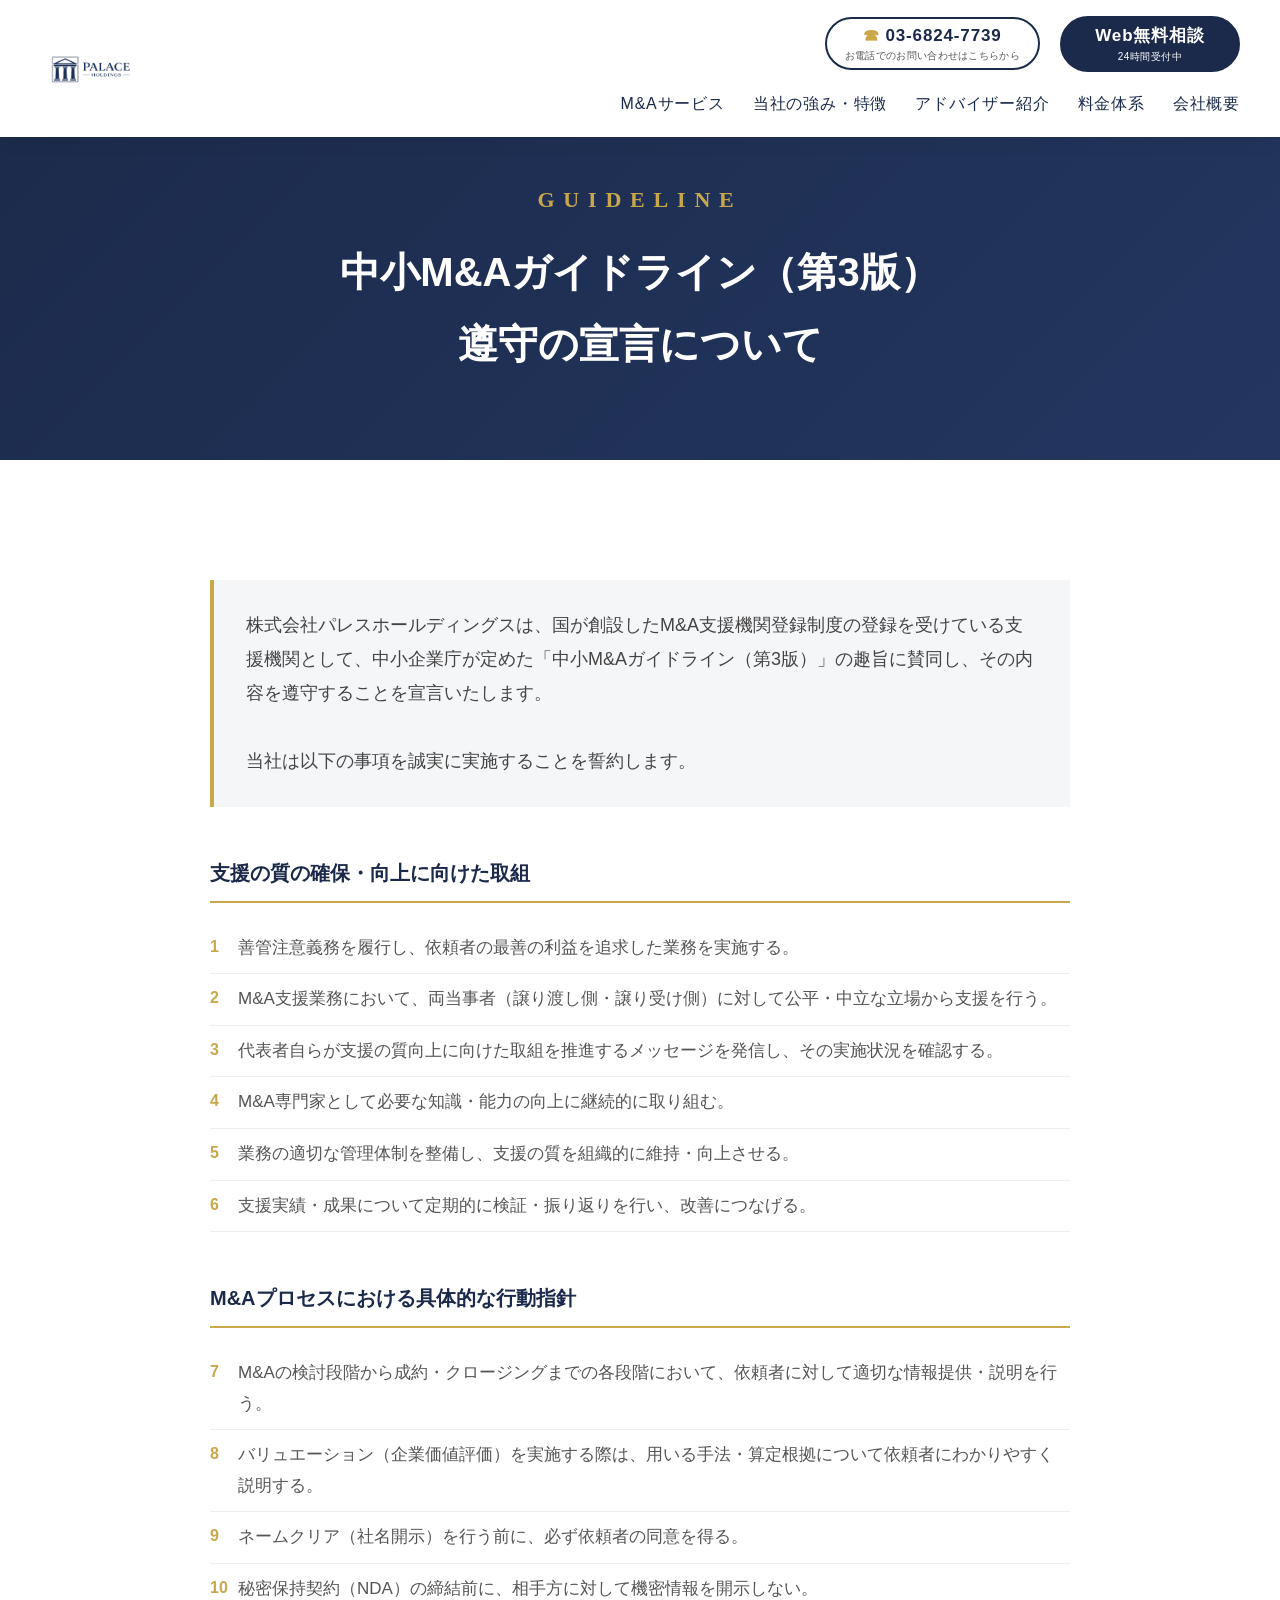
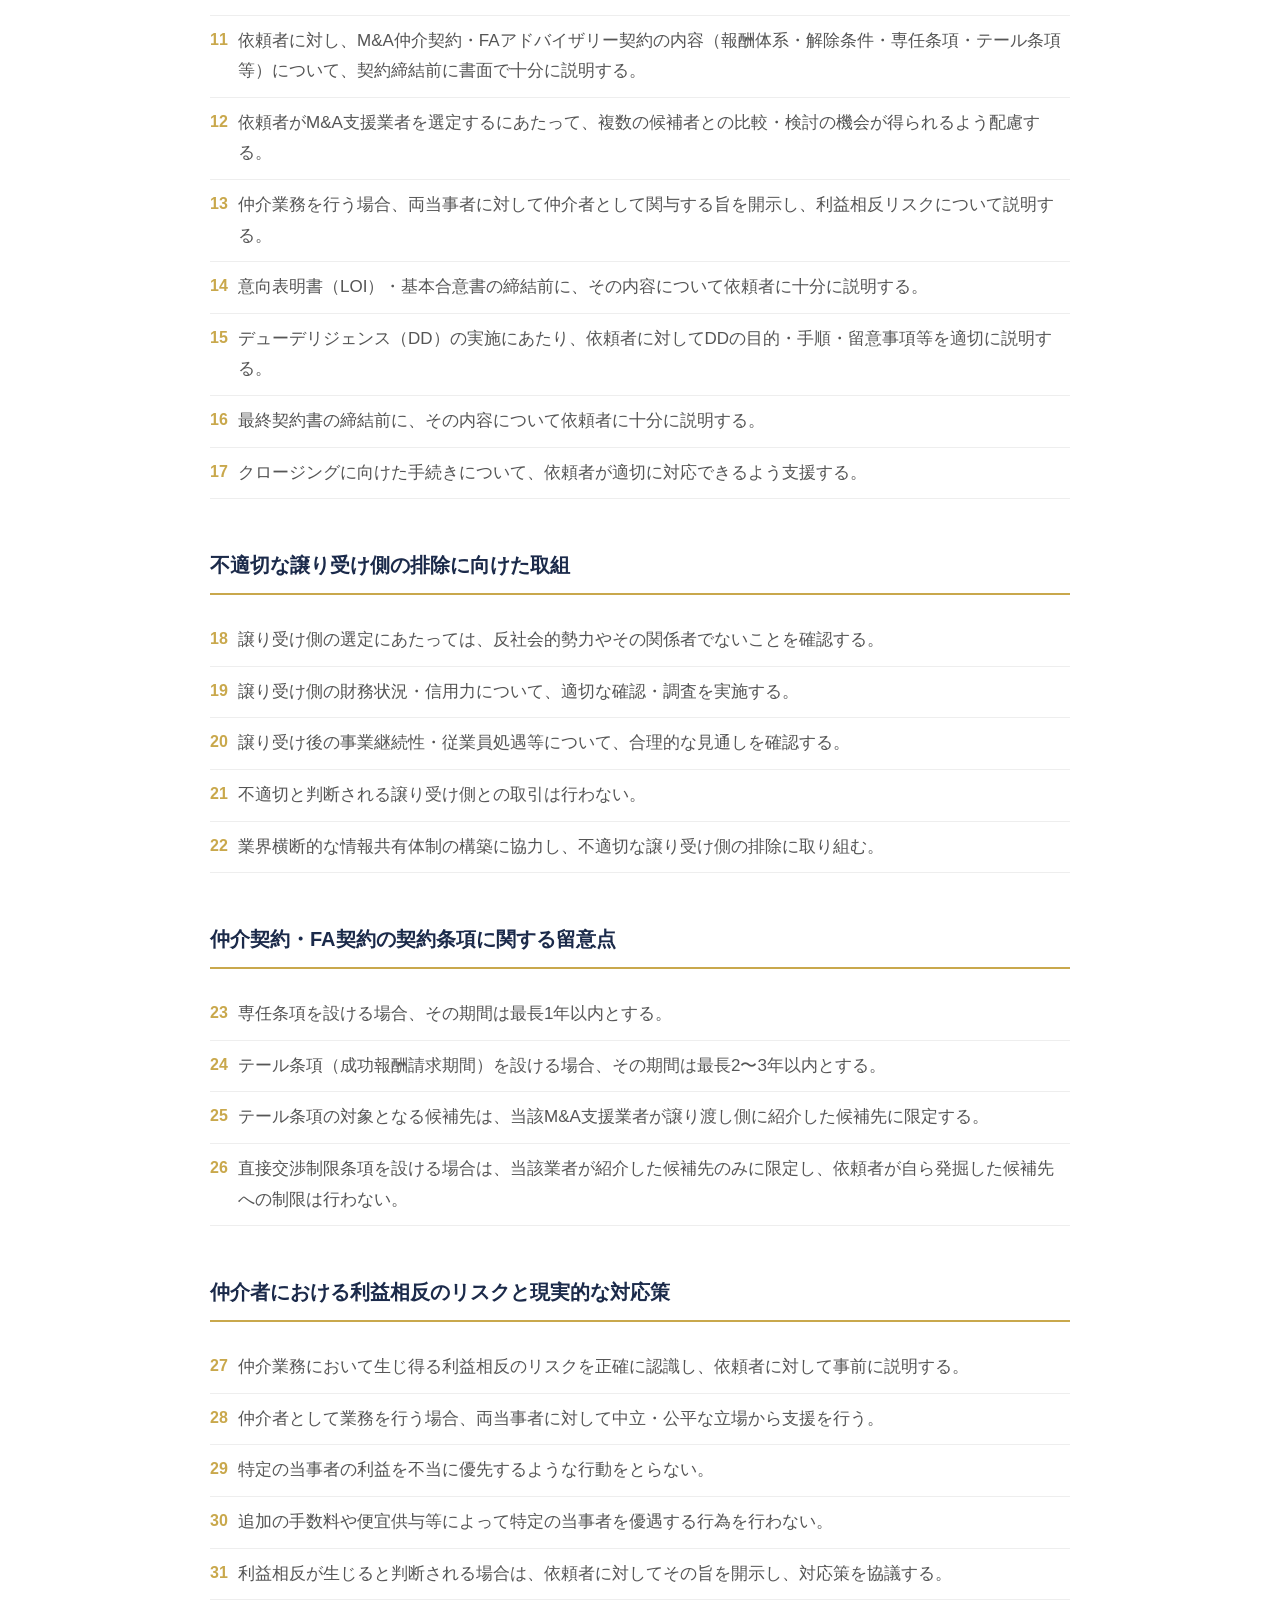
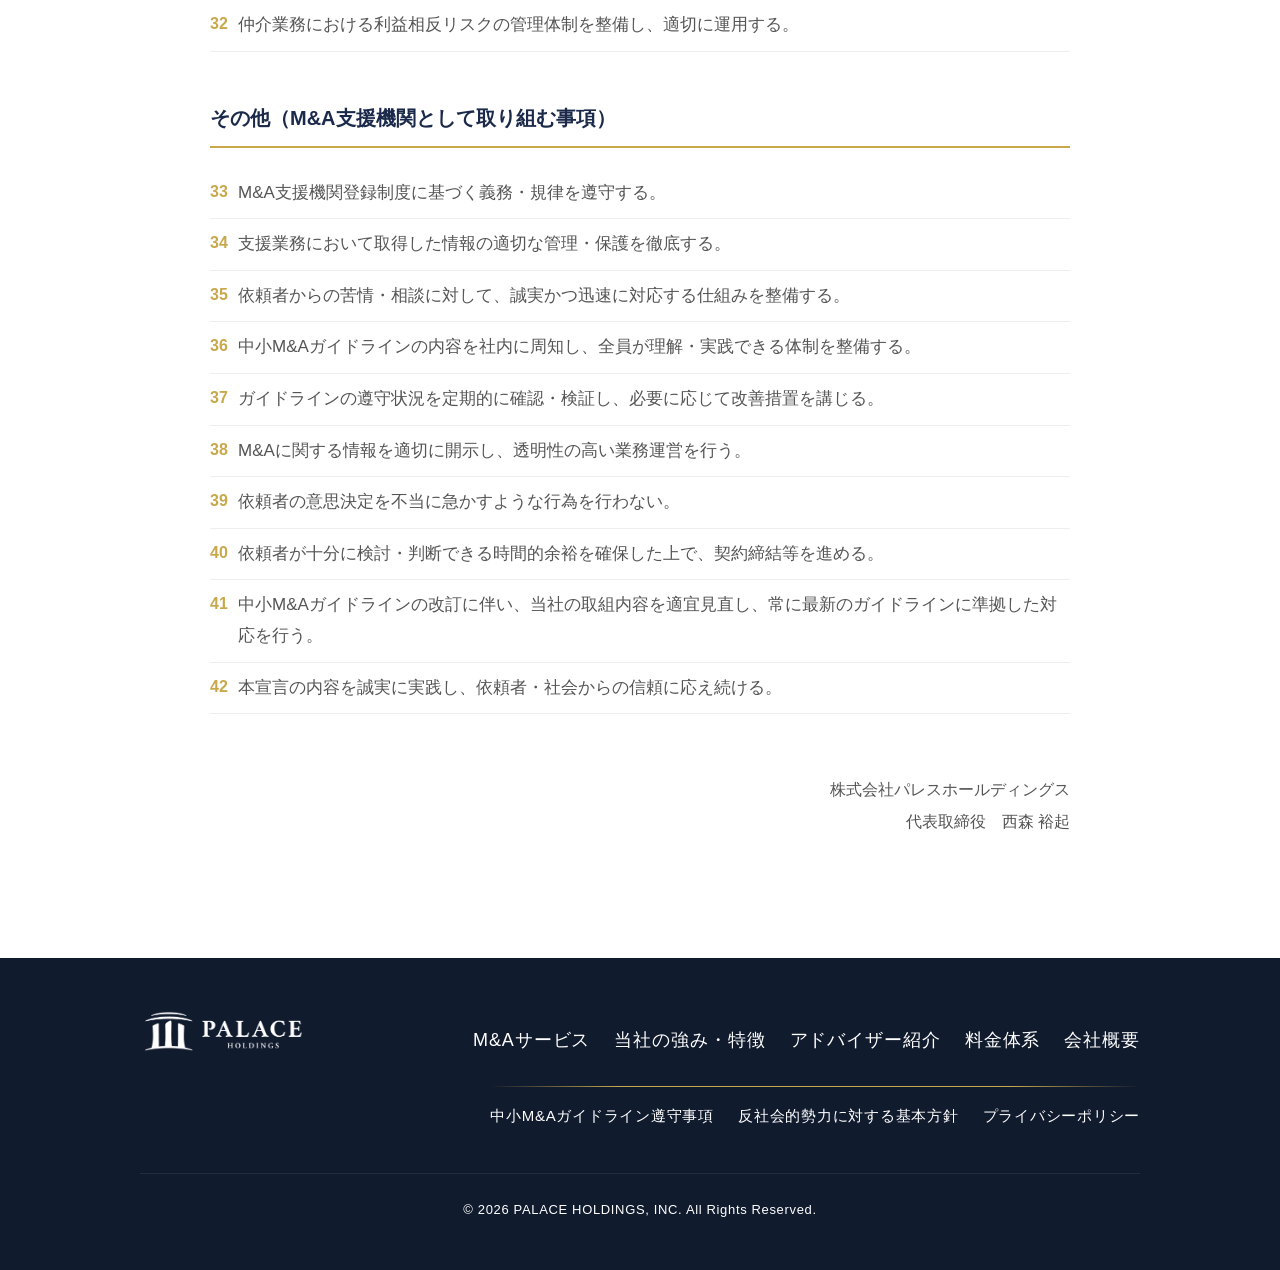
<file: guideline.html>
<!DOCTYPE html>
<html lang="ja">
<head>
  <!-- Google tag (gtag.js) -->
  <script async src="https://www.googletagmanager.com/gtag/js?id=G-W23X70DLMN"></script>
  <script>
    window.dataLayer = window.dataLayer || [];
    function gtag(){dataLayer.push(arguments);}
    gtag('js', new Date());
    gtag('config', 'G-W23X70DLMN');
  </script>
  <meta charset="UTF-8">
  <meta name="viewport" content="width=device-width, initial-scale=1.0">
  <meta http-equiv="Content-Security-Policy" content="default-src 'self'; script-src 'self' 'unsafe-inline' https://www.googletagmanager.com https://www.google-analytics.com; style-src 'self' 'unsafe-inline' https://fonts.googleapis.com; font-src 'self' https://fonts.gstatic.com; img-src 'self' data: https:; frame-src https://www.google.com https://docs.google.com; connect-src 'self' https://www.google-analytics.com https://www.googletagmanager.com https://*.analytics.google.com;">
  <meta http-equiv="X-Content-Type-Options" content="nosniff">
  <meta name="referrer" content="strict-origin-when-cross-origin">
  <title>中小M&Aガイドライン遵守宣言 | 株式会社パレスホールディングス</title>
  <link rel="preconnect" href="https://fonts.googleapis.com">
  <link rel="preconnect" href="https://fonts.gstatic.com" crossorigin>
  <link href="https://fonts.googleapis.com/css2?family=Cormorant+Garamond:wght@400;600;700&family=Noto+Sans+JP:wght@400;500;700&display=swap" rel="stylesheet">
  <link rel="stylesheet" href="css/style.css">
  <link rel="icon" type="image/png" href="assets/images/ico_PALACE_LOGO.png">
  <link rel="apple-touch-icon" href="assets/images/ico_PALACE_LOGO.png">
</head>
<body>
<div class="cursor-follower" id="cursorFollower"><img src="assets/images/ico_PALACE_LOGO.png" alt=""></div>

<header>
  <a href="index.html" class="header-logo">
    <img src="assets/images/企業ロゴ_透過_文字ネイビー.png" alt="PALACE HOLDINGS">
  </a>
  <button class="nav-toggle" id="navToggle" aria-label="メニュー"><span></span><span></span><span></span></button>
  <div class="header-right">
    <div class="header-cta">
      <div class="header-tel-block">
        <a href="tel:0368247739" class="header-tel">03-6824-7739</a>
        <span class="header-tel-sub">お電話でのお問い合わせはこちらから</span>
      </div>
      <a href="contact.html" class="header-consult-btn">Web無料相談<span class="header-consult-sub">24時間受付中</span></a>
    </div>
    <nav>
      <ul>
        <li><a href="service.html">M&amp;Aサービス</a></li>
        <li><a href="strengths.html">当社の強み・特徴</a></li>
        <li><a href="advisor.html">アドバイザー紹介</a></li>
        <li><a href="fee.html">料金体系</a></li>
        <li><a href="company.html">会社概要</a></li>
      </ul>
    </nav>
  </div>
</header>

<div class="mobile-nav" id="mobileNav">
  <ul>
    <li><a href="service.html">M&amp;Aサービス</a></li>
    <li><a href="strengths.html">当社の強み・特徴</a></li>
    <li><a href="advisor.html">アドバイザー紹介</a></li>
    <li><a href="fee.html">料金体系</a></li>
    <li><a href="company.html">会社概要</a></li>
  </ul>
  <div class="mobile-nav-cta">
    <a href="contact.html" class="mobile-nav-consult-btn">Web無料相談</a>
  </div>
</div>

<div class="page-hero">
  <span class="page-hero-label">Guideline</span>
  <h1 class="page-hero-title">中小M&Aガイドライン<br class="sp-only">（第3版）<br>遵守の宣言について</h1>
</div>

<section class="section guideline-section">
  <div class="section-inner" style="max-width:860px;">

    <div class="guideline-intro fade-in">
      株式会社パレスホールディングスは、国が創設したM&A支援機関登録制度の登録を受けている支援機関として、中小企業庁が定めた「中小M&Aガイドライン（第3版）」の趣旨に賛同し、その内容を遵守することを宣言いたします。<br><br>
      当社は以下の事項を誠実に実施することを誓約します。
    </div>

    <div class="guideline-block fade-in">
      <h2 class="guideline-block-title">支援の質の確保・向上に向けた取組</h2>
      <ul class="guideline-list">
        <li data-num="1">善管注意義務を履行し、依頼者の最善の利益を追求した業務を実施する。</li>
        <li data-num="2">M&A支援業務において、両当事者（譲り渡し側・譲り受け側）に対して公平・中立な立場から支援を行う。</li>
        <li data-num="3">代表者自らが支援の質向上に向けた取組を推進するメッセージを発信し、その実施状況を確認する。</li>
        <li data-num="4">M&A専門家として必要な知識・能力の向上に継続的に取り組む。</li>
        <li data-num="5">業務の適切な管理体制を整備し、支援の質を組織的に維持・向上させる。</li>
        <li data-num="6">支援実績・成果について定期的に検証・振り返りを行い、改善につなげる。</li>
      </ul>
    </div>

    <div class="guideline-block fade-in">
      <h2 class="guideline-block-title">M&Aプロセスにおける具体的な行動指針</h2>
      <ul class="guideline-list">
        <li data-num="7">M&Aの検討段階から成約・クロージングまでの各段階において、依頼者に対して適切な情報提供・説明を行う。</li>
        <li data-num="8">バリュエーション（企業価値評価）を実施する際は、用いる手法・算定根拠について依頼者にわかりやすく説明する。</li>
        <li data-num="9">ネームクリア（社名開示）を行う前に、必ず依頼者の同意を得る。</li>
        <li data-num="10">秘密保持契約（NDA）の締結前に、相手方に対して機密情報を開示しない。</li>
        <li data-num="11">依頼者に対し、M&A仲介契約・FAアドバイザリー契約の内容（報酬体系・解除条件・専任条項・テール条項等）について、契約締結前に書面で十分に説明する。</li>
        <li data-num="12">依頼者がM&A支援業者を選定するにあたって、複数の候補者との比較・検討の機会が得られるよう配慮する。</li>
        <li data-num="13">仲介業務を行う場合、両当事者に対して仲介者として関与する旨を開示し、利益相反リスクについて説明する。</li>
        <li data-num="14">意向表明書（LOI）・基本合意書の締結前に、その内容について依頼者に十分に説明する。</li>
        <li data-num="15">デューデリジェンス（DD）の実施にあたり、依頼者に対してDDの目的・手順・留意事項等を適切に説明する。</li>
        <li data-num="16">最終契約書の締結前に、その内容について依頼者に十分に説明する。</li>
        <li data-num="17">クロージングに向けた手続きについて、依頼者が適切に対応できるよう支援する。</li>
      </ul>
    </div>

    <div class="guideline-block fade-in">
      <h2 class="guideline-block-title">不適切な譲り受け側の排除に向けた取組</h2>
      <ul class="guideline-list">
        <li data-num="18">譲り受け側の選定にあたっては、反社会的勢力やその関係者でないことを確認する。</li>
        <li data-num="19">譲り受け側の財務状況・信用力について、適切な確認・調査を実施する。</li>
        <li data-num="20">譲り受け後の事業継続性・従業員処遇等について、合理的な見通しを確認する。</li>
        <li data-num="21">不適切と判断される譲り受け側との取引は行わない。</li>
        <li data-num="22">業界横断的な情報共有体制の構築に協力し、不適切な譲り受け側の排除に取り組む。</li>
      </ul>
    </div>

    <div class="guideline-block fade-in">
      <h2 class="guideline-block-title">仲介契約・FA契約の契約条項に関する留意点</h2>
      <ul class="guideline-list">
        <li data-num="23">専任条項を設ける場合、その期間は最長1年以内とする。</li>
        <li data-num="24">テール条項（成功報酬請求期間）を設ける場合、その期間は最長2〜3年以内とする。</li>
        <li data-num="25">テール条項の対象となる候補先は、当該M&A支援業者が譲り渡し側に紹介した候補先に限定する。</li>
        <li data-num="26">直接交渉制限条項を設ける場合は、当該業者が紹介した候補先のみに限定し、依頼者が自ら発掘した候補先への制限は行わない。</li>
      </ul>
    </div>

    <div class="guideline-block fade-in">
      <h2 class="guideline-block-title">仲介者における利益相反のリスクと現実的な対応策</h2>
      <ul class="guideline-list">
        <li data-num="27">仲介業務において生じ得る利益相反のリスクを正確に認識し、依頼者に対して事前に説明する。</li>
        <li data-num="28">仲介者として業務を行う場合、両当事者に対して中立・公平な立場から支援を行う。</li>
        <li data-num="29">特定の当事者の利益を不当に優先するような行動をとらない。</li>
        <li data-num="30">追加の手数料や便宜供与等によって特定の当事者を優遇する行為を行わない。</li>
        <li data-num="31">利益相反が生じると判断される場合は、依頼者に対してその旨を開示し、対応策を協議する。</li>
        <li data-num="32">仲介業務における利益相反リスクの管理体制を整備し、適切に運用する。</li>
      </ul>
    </div>

    <div class="guideline-block fade-in">
      <h2 class="guideline-block-title">その他（M&A支援機関として取り組む事項）</h2>
      <ul class="guideline-list">
        <li data-num="33">M&A支援機関登録制度に基づく義務・規律を遵守する。</li>
        <li data-num="34">支援業務において取得した情報の適切な管理・保護を徹底する。</li>
        <li data-num="35">依頼者からの苦情・相談に対して、誠実かつ迅速に対応する仕組みを整備する。</li>
        <li data-num="36">中小M&Aガイドラインの内容を社内に周知し、全員が理解・実践できる体制を整備する。</li>
        <li data-num="37">ガイドラインの遵守状況を定期的に確認・検証し、必要に応じて改善措置を講じる。</li>
        <li data-num="38">M&Aに関する情報を適切に開示し、透明性の高い業務運営を行う。</li>
        <li data-num="39">依頼者の意思決定を不当に急かすような行為を行わない。</li>
        <li data-num="40">依頼者が十分に検討・判断できる時間的余裕を確保した上で、契約締結等を進める。</li>
        <li data-num="41">中小M&Aガイドラインの改訂に伴い、当社の取組内容を適宜見直し、常に最新のガイドラインに準拠した対応を行う。</li>
        <li data-num="42">本宣言の内容を誠実に実践し、依頼者・社会からの信頼に応え続ける。</li>
      </ul>
    </div>

    <div class="guideline-sign">
      株式会社パレスホールディングス<br>
      代表取締役　西森 裕起
    </div>

  </div>
</section>

<footer>
  <div class="footer-inner">
    <div class="footer-logo">
      <img src="assets/images/企業ロゴ_透過_文字白.png" alt="PALACE HOLDINGS" style="height:90px;width:auto;">
    </div>
    <nav class="footer-nav footer-nav-main">
      <a href="service.html">M&amp;Aサービス</a>
      <a href="strengths.html">当社の強み・特徴</a>
      <a href="advisor.html">アドバイザー紹介</a>
      <div class="footer-nav-inline">
        <a href="fee.html">料金体系</a>
        <a href="company.html">会社概要</a>
      </div>
    </nav>
    <nav class="footer-nav footer-nav-sub">
      <a href="guideline.html">中小M&amp;Aガイドライン遵守事項</a>
      <a href="antisocial.html">反社会的勢力に対する基本方針</a>
      <a href="privacy.html">プライバシーポリシー</a>
    </nav>
    <div class="footer-copy">© 2026 PALACE HOLDINGS, INC. All Rights Reserved.</div>
  </div>
</footer>

<a href="contact.html" class="mobile-bottom-banner">
  <span class="mbb-icon">&#9993;</span>
  <span class="mbb-text">
    <span class="mbb-sub">秘密厳守・ご相談無料</span>
    <span class="mbb-main">譲渡・譲受のお問い合わせはこちら</span>
  </span>
  <span class="mbb-arrow">&#10132;</span>
</a>

<script>
  document.getElementById("navToggle").addEventListener("click",function(){
    document.getElementById("mobileNav").classList.toggle("open");
  });
  var mbb=document.querySelector(".mobile-bottom-banner");
  if(mbb){window.addEventListener("scroll",function(){mbb.classList.toggle("visible",window.scrollY>200);});}

  // Scroll fade-in
  var fadeEls=document.querySelectorAll(".fade-in");
  if(fadeEls.length){
    var obs=new IntersectionObserver(function(entries){
      entries.forEach(function(e){if(e.isIntersecting){e.target.classList.add("visible");obs.unobserve(e.target);}});
    },{threshold:0.15});
    fadeEls.forEach(function(el){obs.observe(el);});
  }

  // Cursor follower (PC only)
  (function(){
    var cf = document.getElementById('cursorFollower');
    if (!cf || matchMedia('(pointer: coarse)').matches) return;
    var x = 0, y = 0, tx = 0, ty = 0;
    document.addEventListener('mousemove', function(e){
      tx = e.clientX; ty = e.clientY;
      cf.classList.add('visible');
    });
    document.addEventListener('mouseleave', function(){ cf.classList.remove('visible'); });
    document.addEventListener('mouseover', function(e){
      var t = e.target;
      if (t.closest && t.closest('a, button, .cta-tel-block, .service-card, .strength-item, .header-tel-block')) {
        cf.classList.add('hover-active');
      }
    });
    document.addEventListener('mouseout', function(e){
      var t = e.target;
      if (t.closest && t.closest('a, button, .cta-tel-block, .service-card, .strength-item, .header-tel-block')) {
        cf.classList.remove('hover-active');
      }
    });
    function tick(){
      x += (tx - x) * 0.18;
      y += (ty - y) * 0.18;
      cf.style.left = x + 'px';
      cf.style.top = y + 'px';
      requestAnimationFrame(tick);
    }
    tick();
  })();
</script>
</body>
</html>
</file>
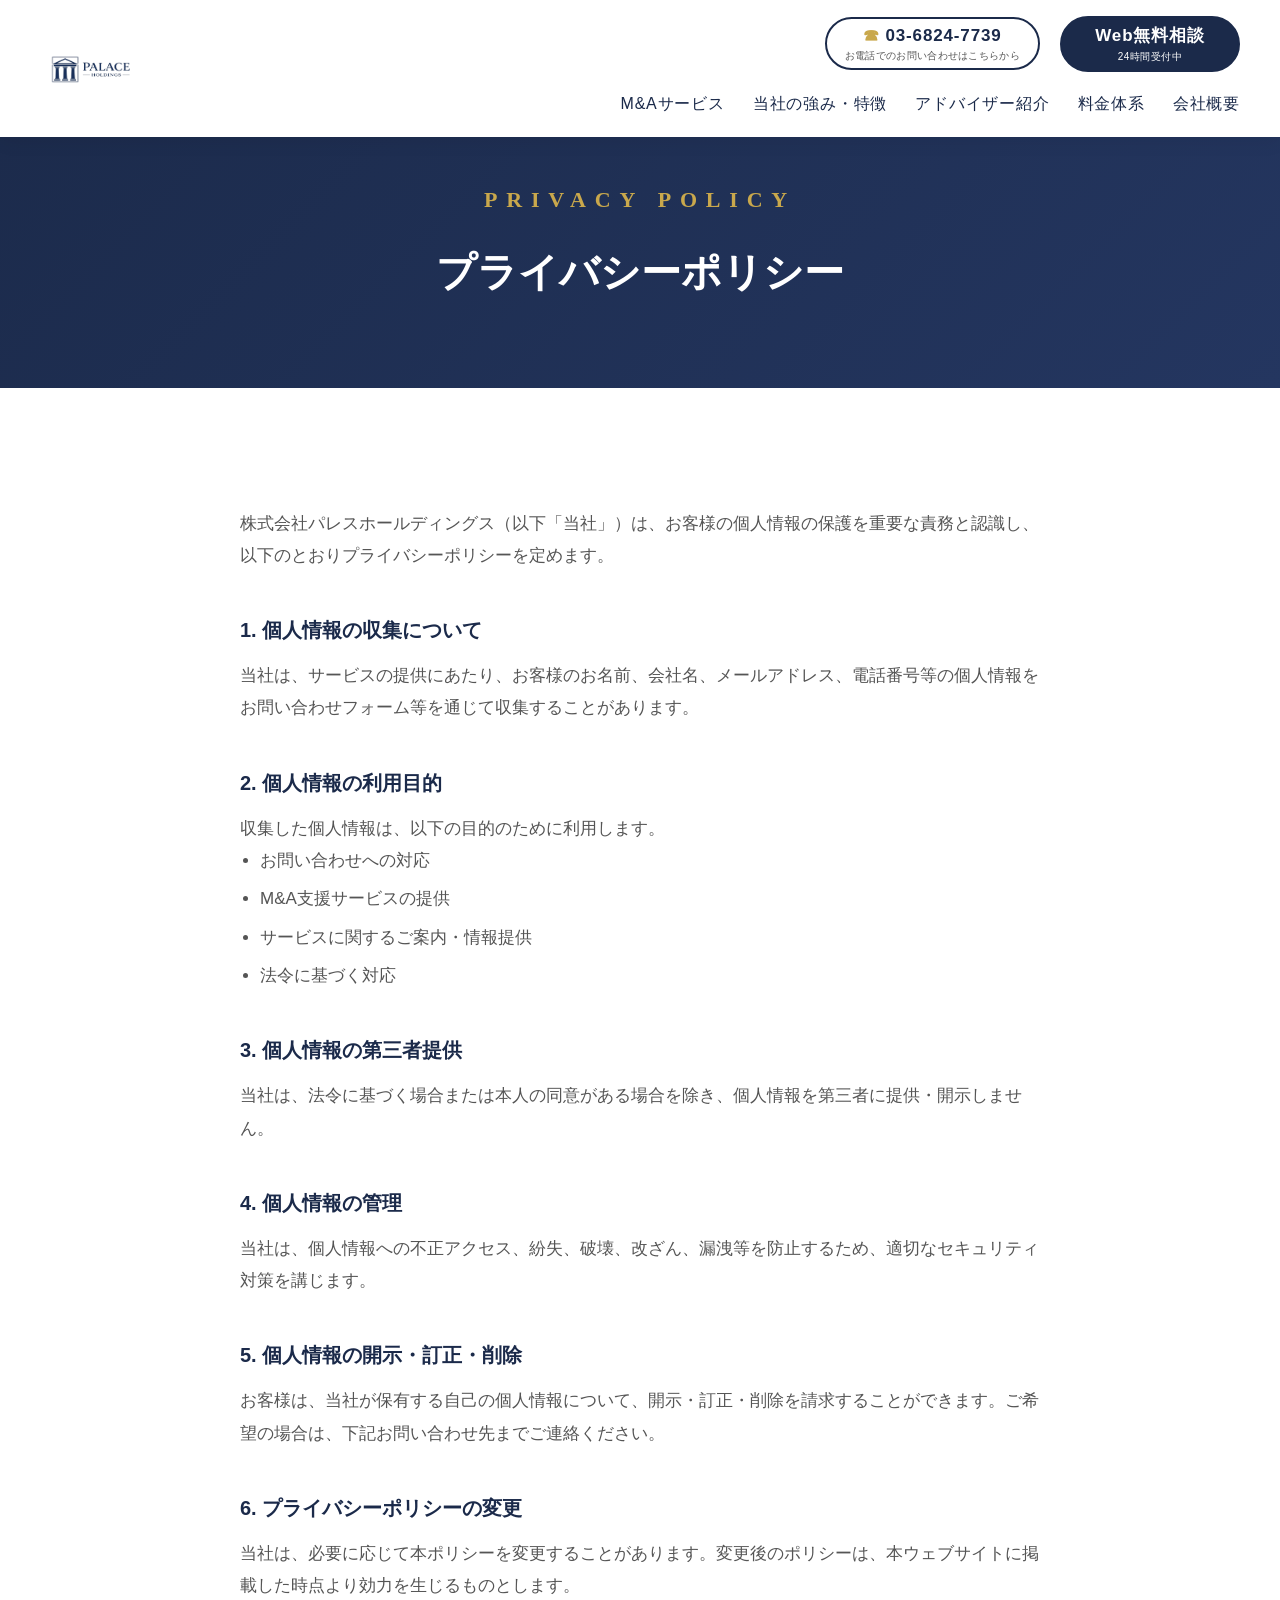
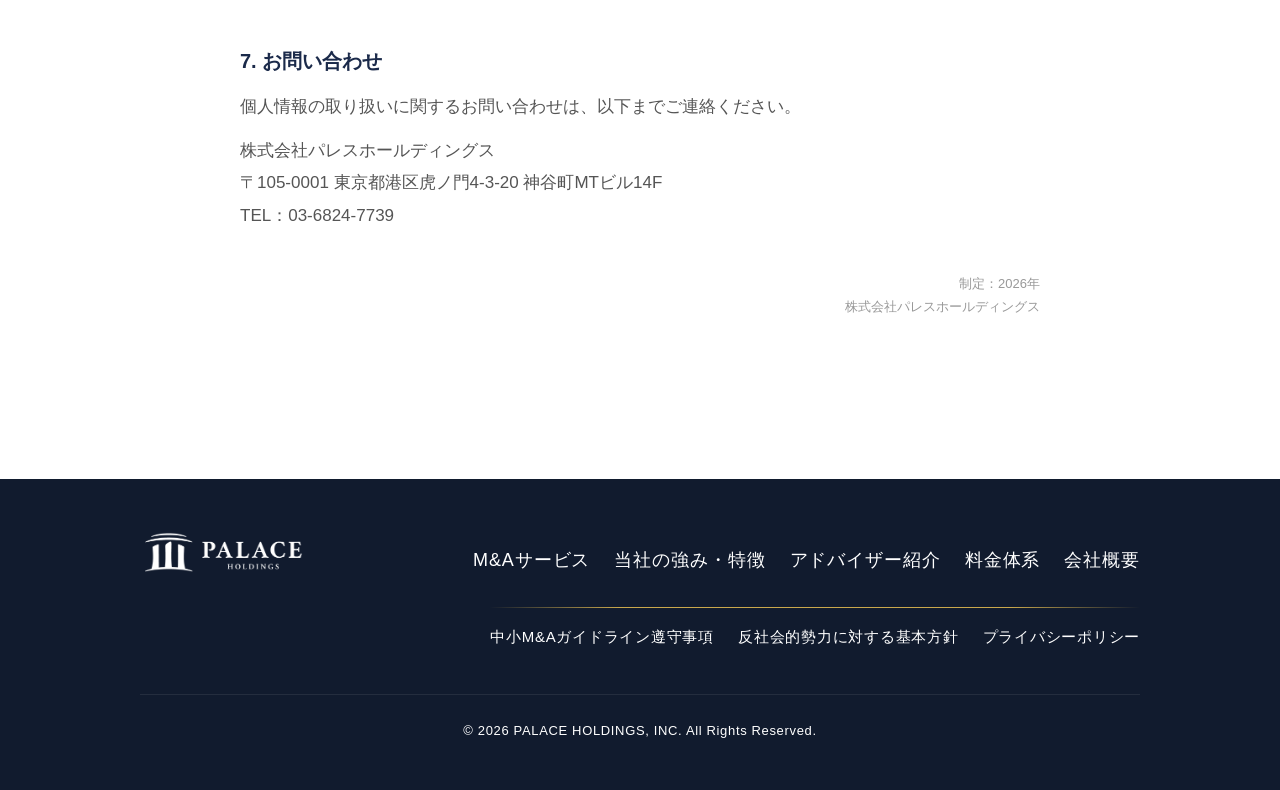
<file: privacy.html>
<!DOCTYPE html>
<html lang="ja">
<head>
  <!-- Google tag (gtag.js) -->
  <script async src="https://www.googletagmanager.com/gtag/js?id=G-W23X70DLMN"></script>
  <script>
    window.dataLayer = window.dataLayer || [];
    function gtag(){dataLayer.push(arguments);}
    gtag('js', new Date());
    gtag('config', 'G-W23X70DLMN');
  </script>
  <meta charset="UTF-8">
  <meta name="viewport" content="width=device-width, initial-scale=1.0">
  <meta http-equiv="Content-Security-Policy" content="default-src 'self'; script-src 'self' 'unsafe-inline' https://www.googletagmanager.com https://www.google-analytics.com; style-src 'self' 'unsafe-inline' https://fonts.googleapis.com; font-src 'self' https://fonts.gstatic.com; img-src 'self' data: https:; frame-src https://www.google.com https://docs.google.com; connect-src 'self' https://www.google-analytics.com https://www.googletagmanager.com https://*.analytics.google.com;">
  <meta http-equiv="X-Content-Type-Options" content="nosniff">
  <meta name="referrer" content="strict-origin-when-cross-origin">
  <title>プライバシーポリシー | 株式会社パレスホールディングス</title>
  <link rel="preconnect" href="https://fonts.googleapis.com">
  <link rel="preconnect" href="https://fonts.gstatic.com" crossorigin>
  <link href="https://fonts.googleapis.com/css2?family=Cormorant+Garamond:wght@400;600;700&family=Noto+Sans+JP:wght@400;500;700&display=swap" rel="stylesheet">
  <link rel="stylesheet" href="css/style.css">
  <link rel="icon" type="image/png" href="assets/images/ico_PALACE_LOGO.png">
  <link rel="apple-touch-icon" href="assets/images/ico_PALACE_LOGO.png">
</head>
<body>
<div class="cursor-follower" id="cursorFollower"><img src="assets/images/ico_PALACE_LOGO.png" alt=""></div>

<header>
  <a href="index.html" class="header-logo">
    <img src="assets/images/企業ロゴ_透過_文字ネイビー.png" alt="PALACE HOLDINGS">
  </a>
  <button class="nav-toggle" id="navToggle" aria-label="メニュー"><span></span><span></span><span></span></button>
  <div class="header-right">
    <div class="header-cta">
      <div class="header-tel-block">
        <a href="tel:0368247739" class="header-tel">03-6824-7739</a>
        <span class="header-tel-sub">お電話でのお問い合わせはこちらから</span>
      </div>
      <a href="contact.html" class="header-consult-btn">Web無料相談<span class="header-consult-sub">24時間受付中</span></a>
    </div>
    <nav>
      <ul>
        <li><a href="service.html">M&amp;Aサービス</a></li>
        <li><a href="strengths.html">当社の強み・特徴</a></li>
        <li><a href="advisor.html">アドバイザー紹介</a></li>
        <li><a href="fee.html">料金体系</a></li>
        <li><a href="company.html">会社概要</a></li>
      </ul>
    </nav>
  </div>
</header>

<div class="mobile-nav" id="mobileNav">
  <ul>
    <li><a href="service.html">M&amp;Aサービス</a></li>
    <li><a href="strengths.html">当社の強み・特徴</a></li>
    <li><a href="advisor.html">アドバイザー紹介</a></li>
    <li><a href="fee.html">料金体系</a></li>
    <li><a href="company.html">会社概要</a></li>
  </ul>
  <div class="mobile-nav-cta">
    <a href="contact.html" class="mobile-nav-consult-btn">Web無料相談</a>
  </div>
</div>

<div class="page-hero">
  <span class="page-hero-label">Privacy Policy</span>
  <h1 class="page-hero-title">プライバシーポリシー</h1>
</div>

<section class="section privacy-section">
  <div class="section-inner">
    <div class="privacy-content fade-in">

      <div class="privacy-block">
        <p>株式会社パレスホールディングス（以下「当社」）は、お客様の個人情報の保護を重要な責務と認識し、以下のとおりプライバシーポリシーを定めます。</p>
      </div>

      <div class="privacy-block">
        <h2>1. 個人情報の収集について</h2>
        <p>当社は、サービスの提供にあたり、お客様のお名前、会社名、メールアドレス、電話番号等の個人情報をお問い合わせフォーム等を通じて収集することがあります。</p>
      </div>

      <div class="privacy-block">
        <h2>2. 個人情報の利用目的</h2>
        <p>収集した個人情報は、以下の目的のために利用します。</p>
        <ul>
          <li>お問い合わせへの対応</li>
          <li>M&A支援サービスの提供</li>
          <li>サービスに関するご案内・情報提供</li>
          <li>法令に基づく対応</li>
        </ul>
      </div>

      <div class="privacy-block">
        <h2>3. 個人情報の第三者提供</h2>
        <p>当社は、法令に基づく場合または本人の同意がある場合を除き、個人情報を第三者に提供・開示しません。</p>
      </div>

      <div class="privacy-block">
        <h2>4. 個人情報の管理</h2>
        <p>当社は、個人情報への不正アクセス、紛失、破壊、改ざん、漏洩等を防止するため、適切なセキュリティ対策を講じます。</p>
      </div>

      <div class="privacy-block">
        <h2>5. 個人情報の開示・訂正・削除</h2>
        <p>お客様は、当社が保有する自己の個人情報について、開示・訂正・削除を請求することができます。ご希望の場合は、下記お問い合わせ先までご連絡ください。</p>
      </div>

      <div class="privacy-block">
        <h2>6. プライバシーポリシーの変更</h2>
        <p>当社は、必要に応じて本ポリシーを変更することがあります。変更後のポリシーは、本ウェブサイトに掲載した時点より効力を生じるものとします。</p>
      </div>

      <div class="privacy-block">
        <h2>7. お問い合わせ</h2>
        <p>個人情報の取り扱いに関するお問い合わせは、以下までご連絡ください。</p>
        <p style="margin-top:12px;">
          株式会社パレスホールディングス<br>
          〒105-0001 東京都港区虎ノ門4-3-20 神谷町MTビル14F<br>
          TEL：03-6824-7739
        </p>
      </div>

      <div class="privacy-block" style="text-align:right;color:#999;font-size:13px;">
        制定：2026年<br>
        株式会社パレスホールディングス
      </div>

    </div>
  </div>
</section>

<footer>
  <div class="footer-inner">
    <div class="footer-logo">
      <img src="assets/images/企業ロゴ_透過_文字白.png" alt="PALACE HOLDINGS" style="height:90px;width:auto;">
    </div>
    <nav class="footer-nav footer-nav-main">
      <a href="service.html">M&amp;Aサービス</a>
      <a href="strengths.html">当社の強み・特徴</a>
      <a href="advisor.html">アドバイザー紹介</a>
      <div class="footer-nav-inline">
        <a href="fee.html">料金体系</a>
        <a href="company.html">会社概要</a>
      </div>
    </nav>
    <nav class="footer-nav footer-nav-sub">
      <a href="guideline.html">中小M&amp;Aガイドライン遵守事項</a>
      <a href="antisocial.html">反社会的勢力に対する基本方針</a>
      <a href="privacy.html">プライバシーポリシー</a>
    </nav>
    <div class="footer-copy">© 2026 PALACE HOLDINGS, INC. All Rights Reserved.</div>
  </div>
</footer>

<a href="contact.html" class="mobile-bottom-banner">
  <span class="mbb-icon">&#9993;</span>
  <span class="mbb-text">
    <span class="mbb-sub">秘密厳守・ご相談無料</span>
    <span class="mbb-main">譲渡・譲受のお問い合わせはこちら</span>
  </span>
  <span class="mbb-arrow">&#10132;</span>
</a>

<script>
  document.getElementById("navToggle").addEventListener("click",function(){
    document.getElementById("mobileNav").classList.toggle("open");
  });
  var mbb=document.querySelector(".mobile-bottom-banner");
  if(mbb){window.addEventListener("scroll",function(){mbb.classList.toggle("visible",window.scrollY>200);});}

  // Scroll fade-in
  var fadeEls=document.querySelectorAll(".fade-in");
  if(fadeEls.length){
    var obs=new IntersectionObserver(function(entries){
      entries.forEach(function(e){if(e.isIntersecting){e.target.classList.add("visible");obs.unobserve(e.target);}});
    },{threshold:0.15});
    fadeEls.forEach(function(el){obs.observe(el);});
  }

  // Cursor follower (PC only)
  (function(){
    var cf = document.getElementById('cursorFollower');
    if (!cf || matchMedia('(pointer: coarse)').matches) return;
    var x = 0, y = 0, tx = 0, ty = 0;
    document.addEventListener('mousemove', function(e){
      tx = e.clientX; ty = e.clientY;
      cf.classList.add('visible');
    });
    document.addEventListener('mouseleave', function(){ cf.classList.remove('visible'); });
    document.addEventListener('mouseover', function(e){
      var t = e.target;
      if (t.closest && t.closest('a, button, .cta-tel-block, .service-card, .strength-item, .header-tel-block')) {
        cf.classList.add('hover-active');
      }
    });
    document.addEventListener('mouseout', function(e){
      var t = e.target;
      if (t.closest && t.closest('a, button, .cta-tel-block, .service-card, .strength-item, .header-tel-block')) {
        cf.classList.remove('hover-active');
      }
    });
    function tick(){
      x += (tx - x) * 0.18;
      y += (ty - y) * 0.18;
      cf.style.left = x + 'px';
      cf.style.top = y + 'px';
      requestAnimationFrame(tick);
    }
    tick();
  })();
</script>
</body>
</html>
</file>
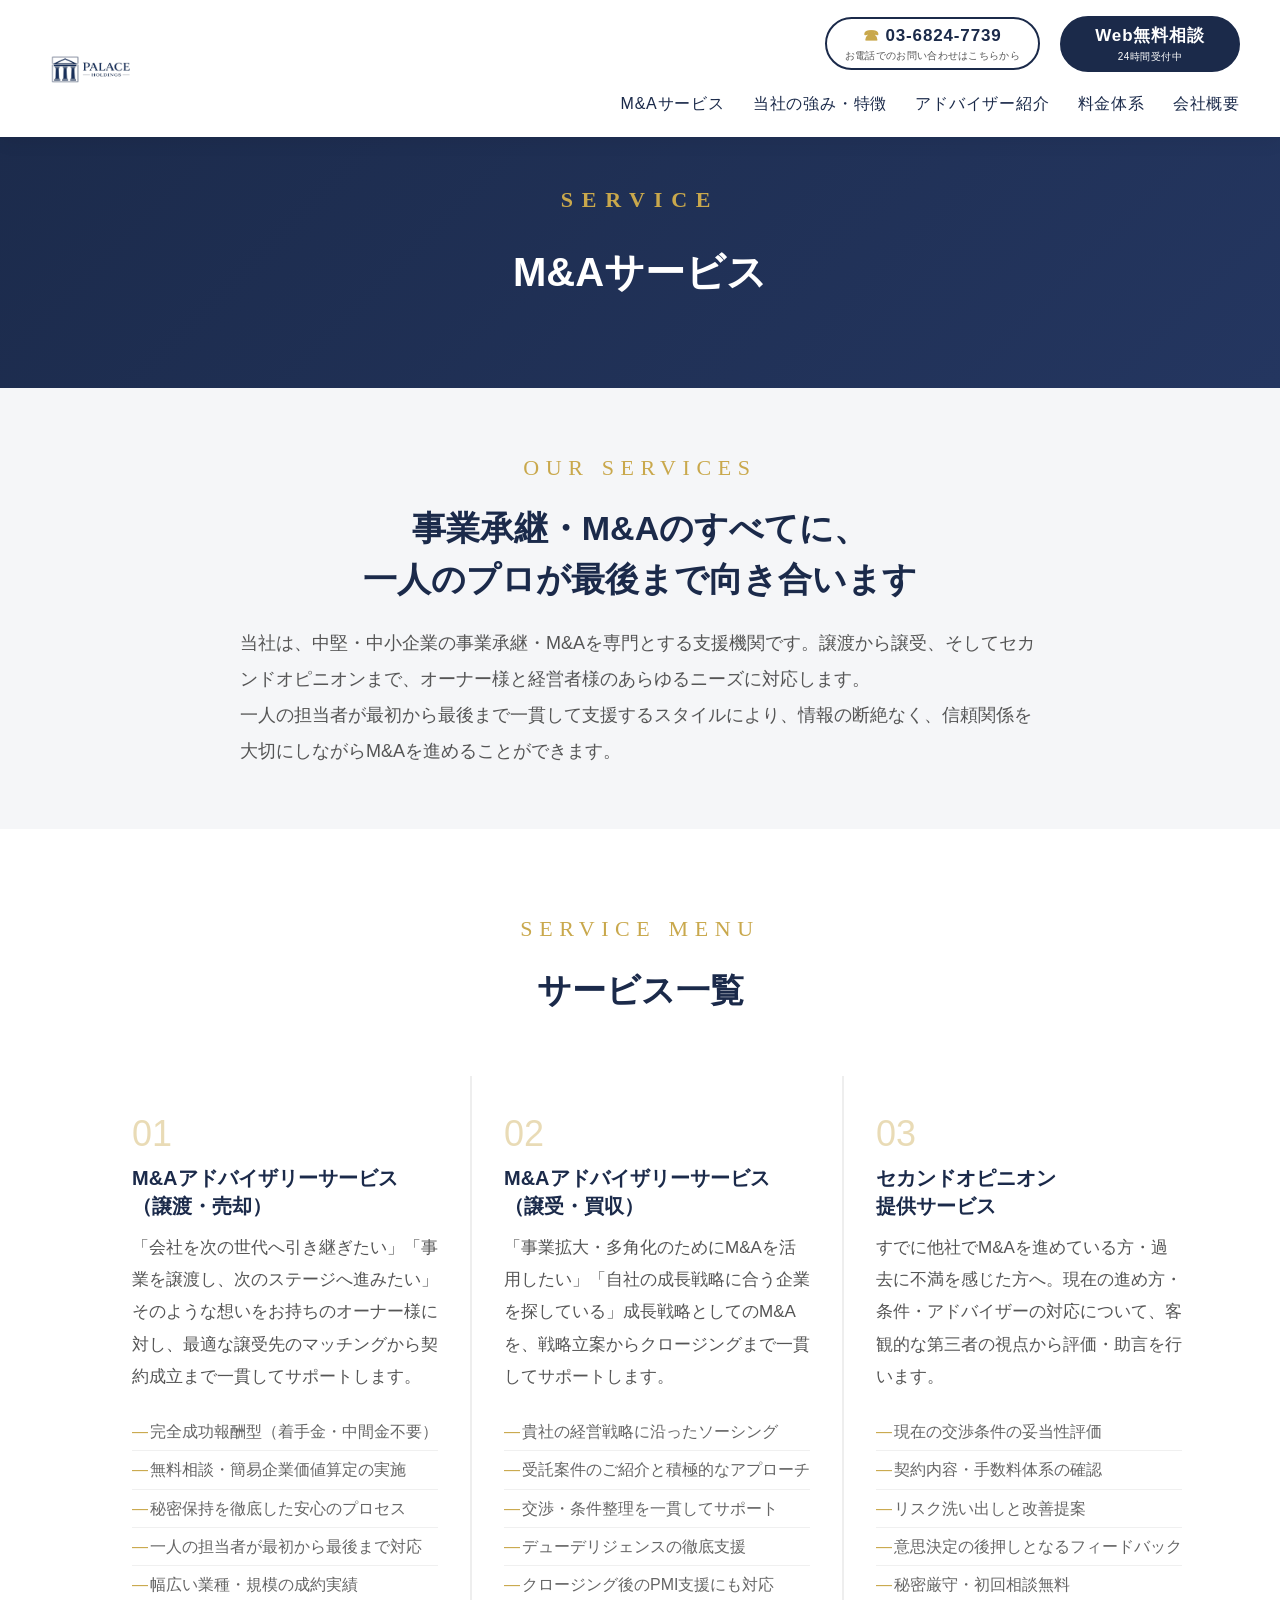
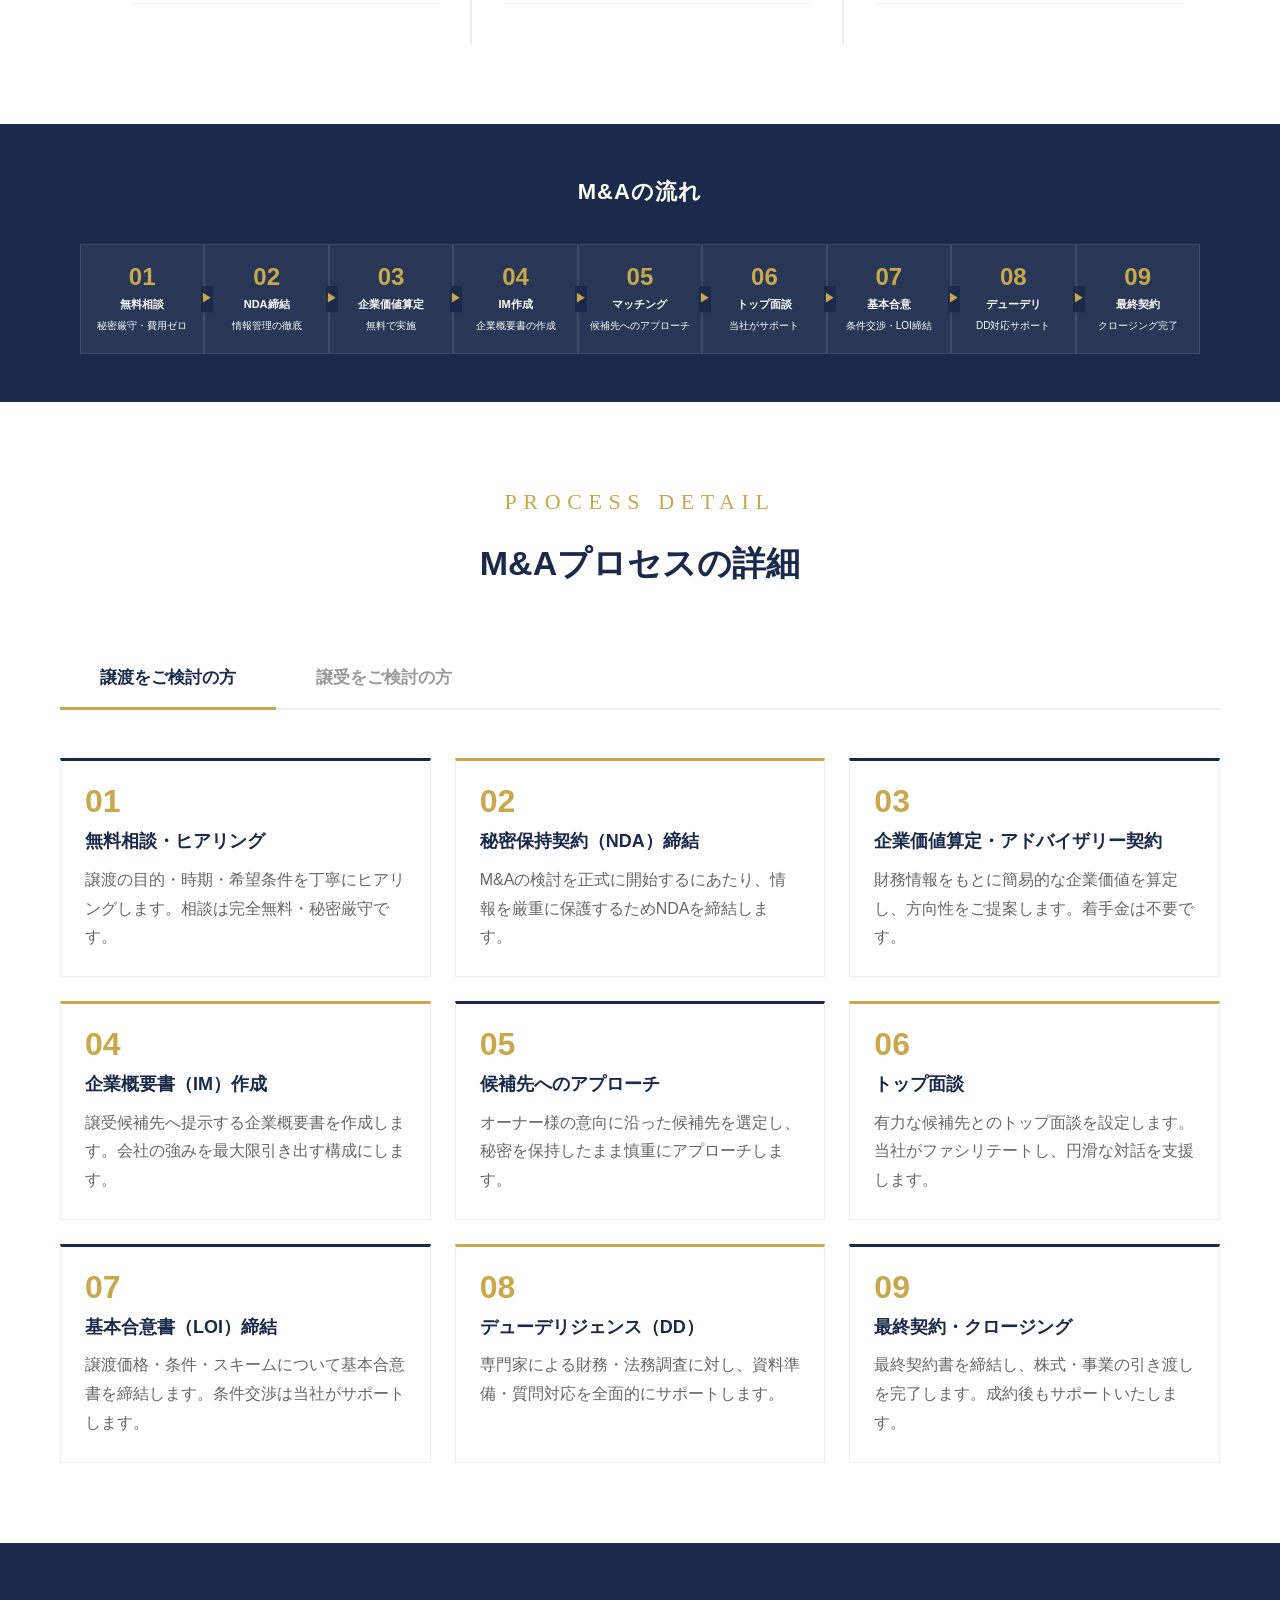
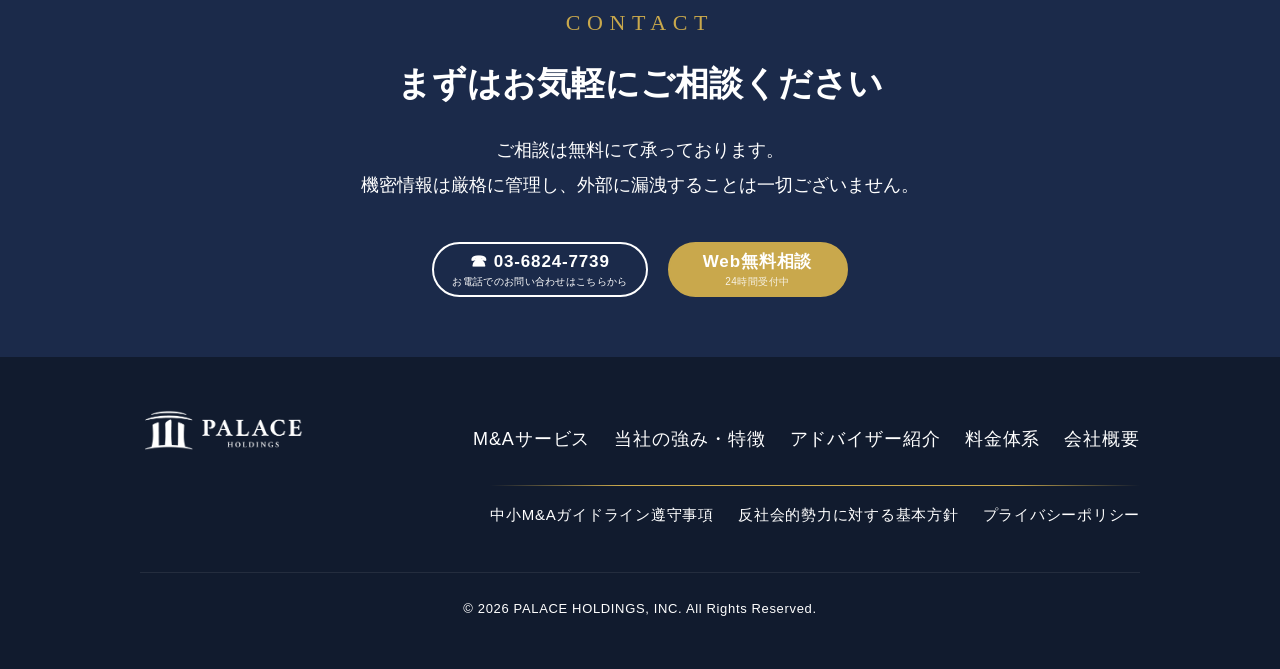
<file: service.html>
<!DOCTYPE html>
<html lang="ja">
<head>
  <!-- Google tag (gtag.js) -->
  <script async src="https://www.googletagmanager.com/gtag/js?id=G-W23X70DLMN"></script>
  <script>
    window.dataLayer = window.dataLayer || [];
    function gtag(){dataLayer.push(arguments);}
    gtag('js', new Date());
    gtag('config', 'G-W23X70DLMN');
  </script>
  <meta charset="UTF-8">
  <meta name="viewport" content="width=device-width, initial-scale=1.0">
  <meta http-equiv="Content-Security-Policy" content="default-src 'self'; script-src 'self' 'unsafe-inline' https://www.googletagmanager.com https://www.google-analytics.com; style-src 'self' 'unsafe-inline' https://fonts.googleapis.com; font-src 'self' https://fonts.gstatic.com; img-src 'self' data: https:; frame-src https://www.google.com https://docs.google.com; connect-src 'self' https://www.google-analytics.com https://www.googletagmanager.com https://*.analytics.google.com;">
  <meta http-equiv="X-Content-Type-Options" content="nosniff">
  <meta name="referrer" content="strict-origin-when-cross-origin">
  <title>M&Aサービス | 株式会社パレスホールディングス</title>
  <link rel="preconnect" href="https://fonts.googleapis.com">
  <link rel="preconnect" href="https://fonts.gstatic.com" crossorigin>
  <link href="https://fonts.googleapis.com/css2?family=Cormorant+Garamond:wght@400;600;700&family=Noto+Sans+JP:wght@400;500;700&display=swap" rel="stylesheet">
  <link rel="stylesheet" href="css/style.css">
  <link rel="icon" type="image/png" href="assets/images/ico_PALACE_LOGO.png">
  <link rel="apple-touch-icon" href="assets/images/ico_PALACE_LOGO.png">
</head>
<body>
<div class="cursor-follower" id="cursorFollower"><img src="assets/images/ico_PALACE_LOGO.png" alt=""></div>

<header>
  <a href="index.html" class="header-logo">
    <img src="assets/images/企業ロゴ_透過_文字ネイビー.png" alt="PALACE HOLDINGS">
  </a>
  <button class="nav-toggle" id="navToggle" aria-label="メニュー"><span></span><span></span><span></span></button>
  <div class="header-right">
    <div class="header-cta">
      <div class="header-tel-block">
        <a href="tel:0368247739" class="header-tel">03-6824-7739</a>
        <span class="header-tel-sub">お電話でのお問い合わせはこちらから</span>
      </div>
      <a href="contact.html" class="header-consult-btn">Web無料相談<span class="header-consult-sub">24時間受付中</span></a>
    </div>
    <nav>
      <ul>
        <li><a href="service.html">M&amp;Aサービス</a></li>
        <li><a href="strengths.html">当社の強み・特徴</a></li>
        <li><a href="advisor.html">アドバイザー紹介</a></li>
        <li><a href="fee.html">料金体系</a></li>
        <li><a href="company.html">会社概要</a></li>
      </ul>
    </nav>
  </div>
</header>

<div class="mobile-nav" id="mobileNav">
  <ul>
    <li><a href="service.html">M&amp;Aサービス</a></li>
    <li><a href="strengths.html">当社の強み・特徴</a></li>
    <li><a href="advisor.html">アドバイザー紹介</a></li>
    <li><a href="fee.html">料金体系</a></li>
    <li><a href="company.html">会社概要</a></li>
  </ul>
  <div class="mobile-nav-cta">
    <a href="contact.html" class="mobile-nav-consult-btn">Web無料相談</a>
  </div>
</div>

<div class="page-hero">
  <span class="page-hero-label">Service</span>
  <h1 class="page-hero-title">M&Aサービス</h1>
</div>

<!-- サービス概要 -->
<div class="service-intro fade-in">
  <div class="service-intro-inner">
    <span class="section-label">Our Services</span>
    <h2 class="section-title" style="margin-bottom:20px;">事業承継・M&Aのすべてに、<br>一人のプロが最後まで向き合います</h2>
    <p>当社は、中堅・中小企業の事業承継・M&amp;Aを専門とする支援機関です。譲渡から譲受、そしてセカンドオピニオンまで、オーナー様と経営者様のあらゆるニーズに対応します。<br>一人の担当者が最初から最後まで一貫して支援するスタイルにより、情報の断絶なく、信頼関係を大切にしながらM&amp;Aを進めることができます。</p>
  </div>
</div>

<!-- 3サービス -->
<section class="section" style="background:var(--white);padding-top:80px;padding-bottom:0;">
  <div class="section-inner">
    <div class="section-header center fade-in">
      <span class="section-label">Service Menu</span>
      <h2 class="section-title">サービス一覧</h2>
    </div>
  </div>
</section>

<div style="max-width:1200px;margin:0 auto;padding:0 60px 80px;">
  <div class="service-list">
    <div class="service-item fade-in">
      <div class="service-item-num">01</div>
      <h3 class="service-item-title">M&Aアドバイザリーサービス<br>（譲渡・売却）</h3>
      <p class="service-item-desc">「会社を次の世代へ引き継ぎたい」「事業を譲渡し、次のステージへ進みたい」そのような想いをお持ちのオーナー様に対し、最適な譲受先のマッチングから契約成立まで一貫してサポートします。</p>
      <ul class="service-item-points">
        <li>完全成功報酬型（着手金・中間金不要）</li>
        <li>無料相談・簡易企業価値算定の実施</li>
        <li>秘密保持を徹底した安心のプロセス</li>
        <li>一人の担当者が最初から最後まで対応</li>
        <li>幅広い業種・規模の成約実績</li>
      </ul>
    </div>
    <div class="service-item fade-in">
      <div class="service-item-num">02</div>
      <h3 class="service-item-title">M&Aアドバイザリーサービス<br>（譲受・買収）</h3>
      <p class="service-item-desc">「事業拡大・多角化のためにM&Aを活用したい」「自社の成長戦略に合う企業を探している」成長戦略としてのM&Aを、戦略立案からクロージングまで一貫してサポートします。</p>
      <ul class="service-item-points">
        <li>貴社の経営戦略に沿ったソーシング</li>
        <li>受託案件のご紹介と積極的なアプローチ</li>
        <li>交渉・条件整理を一貫してサポート</li>
        <li>デューデリジェンスの徹底支援</li>
        <li>クロージング後のPMI支援にも対応</li>
      </ul>
    </div>
    <div class="service-item fade-in">
      <div class="service-item-num">03</div>
      <h3 class="service-item-title">セカンドオピニオン<br>提供サービス</h3>
      <p class="service-item-desc">すでに他社でM&Aを進めている方・過去に不満を感じた方へ。現在の進め方・条件・アドバイザーの対応について、客観的な第三者の視点から評価・助言を行います。</p>
      <ul class="service-item-points">
        <li>現在の交渉条件の妥当性評価</li>
        <li>契約内容・手数料体系の確認</li>
        <li>リスク洗い出しと改善提案</li>
        <li>意思決定の後押しとなるフィードバック</li>
        <li>秘密厳守・初回相談無料</li>
      </ul>
    </div>
  </div>
</div>

<!-- M&Aフロー概観（横並び） -->
<div class="flow-overview fade-in">
  <div class="flow-overview-inner">
    <p class="flow-overview-title">M&Aの流れ</p>
    <div class="flow-steps">
      <div class="flow-step">
        <div class="flow-step-num">01</div>
        <div class="flow-step-name">無料相談</div>
        <div class="flow-step-sub">秘密厳守・費用ゼロ</div>
      </div>
      <div class="flow-step">
        <div class="flow-step-num">02</div>
        <div class="flow-step-name">NDA締結</div>
        <div class="flow-step-sub">情報管理の徹底</div>
      </div>
      <div class="flow-step">
        <div class="flow-step-num">03</div>
        <div class="flow-step-name">企業価値算定</div>
        <div class="flow-step-sub">無料で実施</div>
      </div>
      <div class="flow-step">
        <div class="flow-step-num">04</div>
        <div class="flow-step-name">IM作成</div>
        <div class="flow-step-sub">企業概要書の作成</div>
      </div>
      <div class="flow-step">
        <div class="flow-step-num">05</div>
        <div class="flow-step-name">マッチング</div>
        <div class="flow-step-sub">候補先へのアプローチ</div>
      </div>
      <div class="flow-step">
        <div class="flow-step-num">06</div>
        <div class="flow-step-name">トップ面談</div>
        <div class="flow-step-sub">当社がサポート</div>
      </div>
      <div class="flow-step">
        <div class="flow-step-num">07</div>
        <div class="flow-step-name">基本合意</div>
        <div class="flow-step-sub">条件交渉・LOI締結</div>
      </div>
      <div class="flow-step">
        <div class="flow-step-num">08</div>
        <div class="flow-step-name">デューデリ</div>
        <div class="flow-step-sub">DD対応サポート</div>
      </div>
      <div class="flow-step">
        <div class="flow-step-num">09</div>
        <div class="flow-step-name">最終契約</div>
        <div class="flow-step-sub">クロージング完了</div>
      </div>
    </div>
  </div>
</div>

<!-- 詳細フロー -->
<div class="flow-section">
  <div class="flow-section-inner">
    <div class="section-header center fade-in">
      <span class="section-label">Process Detail</span>
      <h2 class="section-title">M&Aプロセスの詳細</h2>
    </div>
    <div class="flow-tabs">
      <div class="flow-tab active" data-tab="sell">譲渡をご検討の方</div>
      <div class="flow-tab" data-tab="buy">譲受をご検討の方</div>
    </div>
    <div class="flow-panel active" id="panel-sell">
      <div class="flow-detail-list">
        <div class="flow-detail-item"><div class="flow-detail-num">01</div><div class="flow-detail-title">無料相談・ヒアリング</div><div class="flow-detail-desc">譲渡の目的・時期・希望条件を丁寧にヒアリングします。相談は完全無料・秘密厳守です。</div></div>
        <div class="flow-detail-item"><div class="flow-detail-num">02</div><div class="flow-detail-title">秘密保持契約（NDA）締結</div><div class="flow-detail-desc">M&Aの検討を正式に開始するにあたり、情報を厳重に保護するためNDAを締結します。</div></div>
        <div class="flow-detail-item"><div class="flow-detail-num">03</div><div class="flow-detail-title">企業価値算定・アドバイザリー契約</div><div class="flow-detail-desc">財務情報をもとに簡易的な企業価値を算定し、方向性をご提案します。着手金は不要です。</div></div>
        <div class="flow-detail-item"><div class="flow-detail-num">04</div><div class="flow-detail-title">企業概要書（IM）作成</div><div class="flow-detail-desc">譲受候補先へ提示する企業概要書を作成します。会社の強みを最大限引き出す構成にします。</div></div>
        <div class="flow-detail-item"><div class="flow-detail-num">05</div><div class="flow-detail-title">候補先へのアプローチ</div><div class="flow-detail-desc">オーナー様の意向に沿った候補先を選定し、秘密を保持したまま慎重にアプローチします。</div></div>
        <div class="flow-detail-item"><div class="flow-detail-num">06</div><div class="flow-detail-title">トップ面談</div><div class="flow-detail-desc">有力な候補先とのトップ面談を設定します。当社がファシリテートし、円滑な対話を支援します。</div></div>
        <div class="flow-detail-item"><div class="flow-detail-num">07</div><div class="flow-detail-title">基本合意書（LOI）締結</div><div class="flow-detail-desc">譲渡価格・条件・スキームについて基本合意書を締結します。条件交渉は当社がサポートします。</div></div>
        <div class="flow-detail-item"><div class="flow-detail-num">08</div><div class="flow-detail-title">デューデリジェンス（DD）</div><div class="flow-detail-desc">専門家による財務・法務調査に対し、資料準備・質問対応を全面的にサポートします。</div></div>
        <div class="flow-detail-item"><div class="flow-detail-num">09</div><div class="flow-detail-title">最終契約・クロージング</div><div class="flow-detail-desc">最終契約書を締結し、株式・事業の引き渡しを完了します。成約後もサポートいたします。</div></div>
      </div>
    </div>
    <div class="flow-panel" id="panel-buy">
      <div class="flow-detail-list">
        <div class="flow-detail-item"><div class="flow-detail-num">01</div><div class="flow-detail-title">無料相談・ニーズヒアリング</div><div class="flow-detail-desc">業種・規模・地域・価格帯などの希望条件を整理し、買収戦略の立案をサポートします。</div></div>
        <div class="flow-detail-item"><div class="flow-detail-num">02</div><div class="flow-detail-title">アドバイザリー契約・NDA締結</div><div class="flow-detail-desc">候補案件の紹介に向けてアドバイザリー契約およびNDAを締結します。</div></div>
        <div class="flow-detail-item"><div class="flow-detail-num">03</div><div class="flow-detail-title">候補案件のご紹介</div><div class="flow-detail-desc">希望条件に合致する譲渡案件をご紹介します。複数案件の並行検討も可能です。</div></div>
        <div class="flow-detail-item"><div class="flow-detail-num">04</div><div class="flow-detail-title">トップ面談</div><div class="flow-detail-desc">関心を持った案件の譲渡企業オーナーとのトップ面談を設定・サポートします。</div></div>
        <div class="flow-detail-item"><div class="flow-detail-num">05</div><div class="flow-detail-title">意向表明・基本合意（LOI）締結</div><div class="flow-detail-desc">譲受の意向を正式に表明し、価格・条件・スキームについて基本合意書を締結します。</div></div>
        <div class="flow-detail-item"><div class="flow-detail-num">06</div><div class="flow-detail-title">デューデリジェンス（DD）</div><div class="flow-detail-desc">専門家を起用し財務・法務等を詳細調査します。DD結果をもとに再交渉も可能です。</div></div>
        <div class="flow-detail-item"><div class="flow-detail-num">07</div><div class="flow-detail-title">最終契約・クロージング</div><div class="flow-detail-desc">最終契約書を締結し、株式・事業の引き渡しを受けます。PMI支援にも対応します。</div></div>
      </div>
    </div>
  </div>
</div>

<section class="cta-section">
  <div class="section-inner">
    <span class="section-label fade-in" style="color:var(--gold);text-align:center;display:block;">Contact</span>
    <h2 class="section-title white fade-in">まずはお気軽にご相談ください</h2>
    <p class="section-lead white fade-in">ご相談は無料にて承っております。<br>機密情報は厳格に管理し、外部に漏洩することは一切ございません。</p>
    <div class="cta-btns fade-in" style="margin-top:40px;">
      <a href="tel:0368247739" class="cta-tel-block">
        <span class="cta-tel-num">☎ 03-6824-7739</span>
        <span>お電話でのお問い合わせはこちらから</span>
      </a>
      <a href="contact.html" class="cta-consult-btn">Web無料相談<span class="cta-consult-sub">24時間受付中</span></a>
    </div>
  </div>
</section>

<footer>
  <div class="footer-inner">
    <div class="footer-logo">
      <img src="assets/images/企業ロゴ_透過_文字白.png" alt="PALACE HOLDINGS" style="height:90px;width:auto;">
    </div>
    <nav class="footer-nav footer-nav-main">
      <a href="service.html">M&amp;Aサービス</a>
      <a href="strengths.html">当社の強み・特徴</a>
      <a href="advisor.html">アドバイザー紹介</a>
      <div class="footer-nav-inline">
        <a href="fee.html">料金体系</a>
        <a href="company.html">会社概要</a>
      </div>
    </nav>
    <nav class="footer-nav footer-nav-sub">
      <a href="guideline.html">中小M&amp;Aガイドライン遵守事項</a>
      <a href="antisocial.html">反社会的勢力に対する基本方針</a>
      <a href="privacy.html">プライバシーポリシー</a>
    </nav>
    <div class="footer-copy">© 2026 PALACE HOLDINGS, INC. All Rights Reserved.</div>
  </div>
</footer>

<a href="contact.html" class="mobile-bottom-banner">
  <span class="mbb-icon">&#9993;</span>
  <span class="mbb-text">
    <span class="mbb-sub">秘密厳守・ご相談無料</span>
    <span class="mbb-main">譲渡・譲受のお問い合わせはこちら</span>
  </span>
  <span class="mbb-arrow">&#10132;</span>
</a>

<script>
  document.getElementById("navToggle").addEventListener("click",function(){
    document.getElementById("mobileNav").classList.toggle("open");
  });
  document.querySelectorAll(".flow-tab").forEach(function(tab){
    tab.addEventListener("click",function(){
      document.querySelectorAll(".flow-tab").forEach(function(t){t.classList.remove("active");});
      document.querySelectorAll(".flow-panel").forEach(function(p){p.classList.remove("active");});
      tab.classList.add("active");
      document.getElementById("panel-"+tab.dataset.tab).classList.add("active");
    });
  });
  var mbb=document.querySelector(".mobile-bottom-banner");
  if(mbb){window.addEventListener("scroll",function(){mbb.classList.toggle("visible",window.scrollY>200);});}

  // Scroll fade-in
  var fadeEls=document.querySelectorAll(".fade-in");
  if(fadeEls.length){
    var obs=new IntersectionObserver(function(entries){
      entries.forEach(function(e){if(e.isIntersecting){e.target.classList.add("visible");obs.unobserve(e.target);}});
    },{threshold:0.15});
    fadeEls.forEach(function(el){obs.observe(el);});
  }

  // Cursor follower (PC only)
  (function(){
    var cf = document.getElementById('cursorFollower');
    if (!cf || matchMedia('(pointer: coarse)').matches) return;
    var x = 0, y = 0, tx = 0, ty = 0;
    document.addEventListener('mousemove', function(e){
      tx = e.clientX; ty = e.clientY;
      cf.classList.add('visible');
    });
    document.addEventListener('mouseleave', function(){ cf.classList.remove('visible'); });
    document.addEventListener('mouseover', function(e){
      var t = e.target;
      if (t.closest && t.closest('a, button, .cta-tel-block, .service-card, .strength-item, .header-tel-block')) {
        cf.classList.add('hover-active');
      }
    });
    document.addEventListener('mouseout', function(e){
      var t = e.target;
      if (t.closest && t.closest('a, button, .cta-tel-block, .service-card, .strength-item, .header-tel-block')) {
        cf.classList.remove('hover-active');
      }
    });
    function tick(){
      x += (tx - x) * 0.18;
      y += (ty - y) * 0.18;
      cf.style.left = x + 'px';
      cf.style.top = y + 'px';
      requestAnimationFrame(tick);
    }
    tick();
  })();
</script>
</body>
</html>
</file>
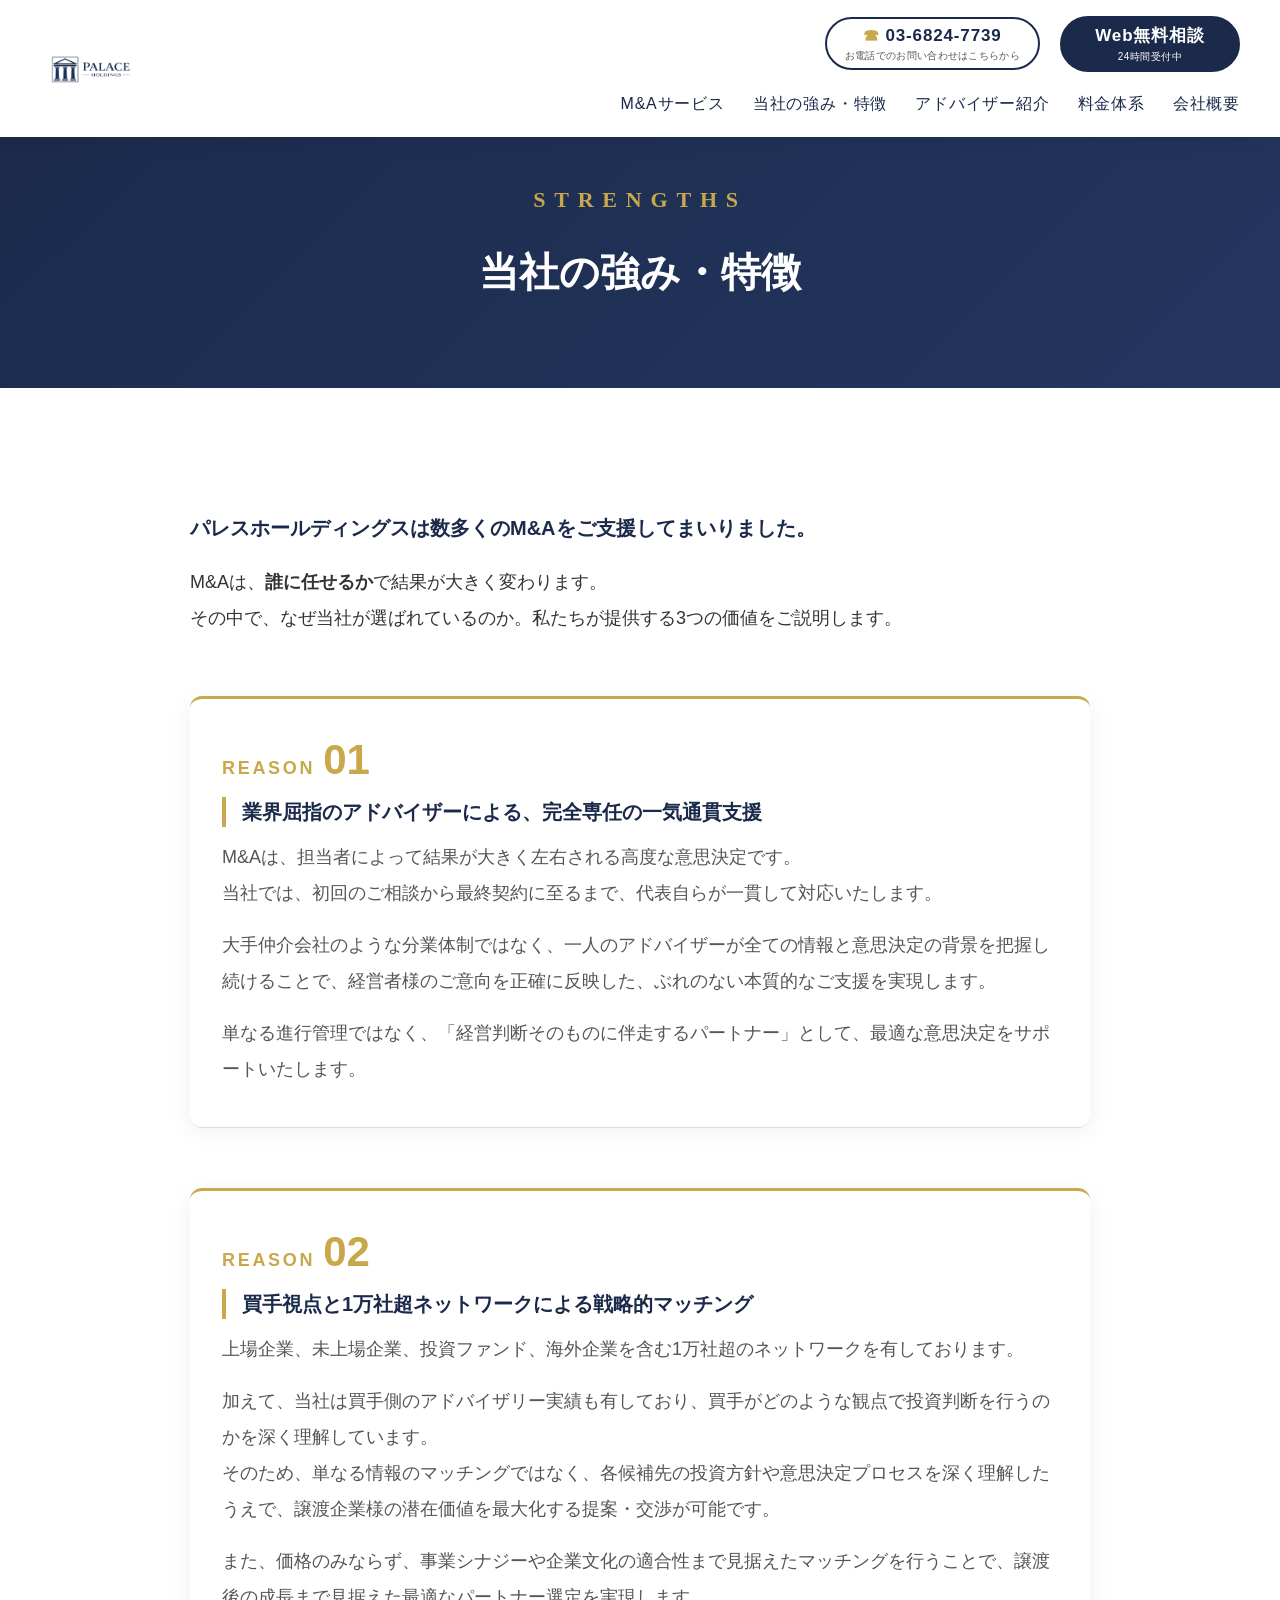
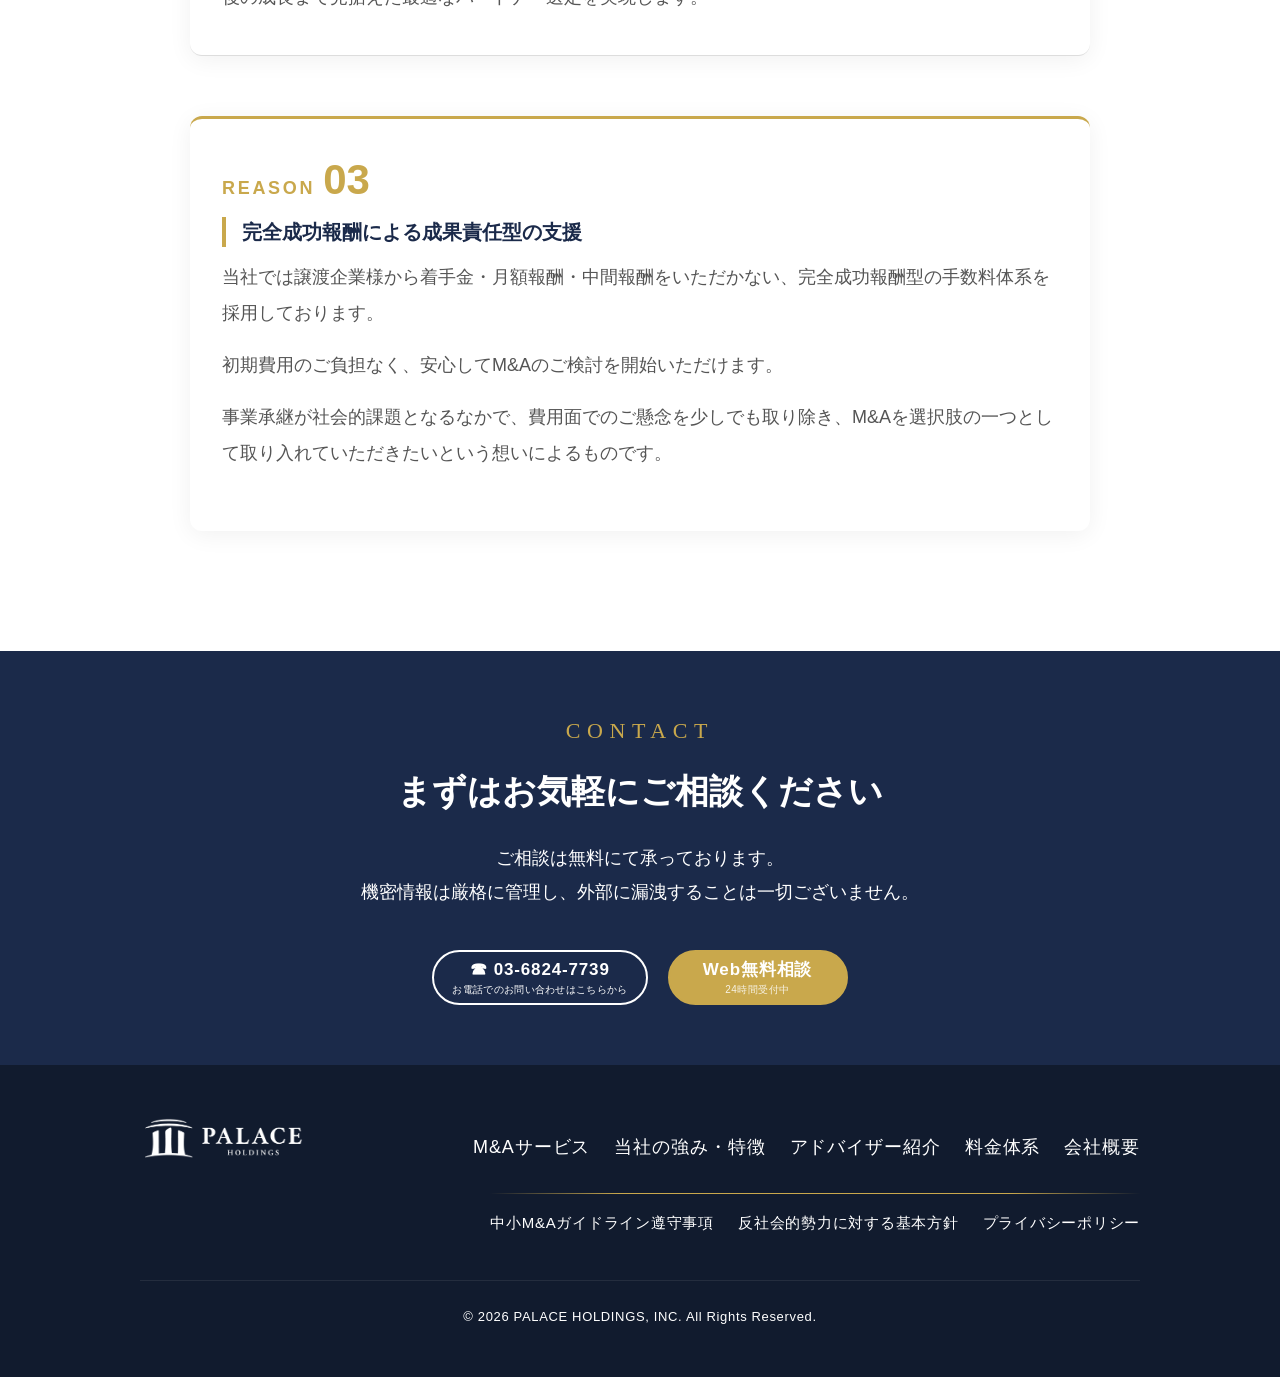
<file: strengths.html>
<!DOCTYPE html>
<html lang="ja">
<head>
  <!-- Google tag (gtag.js) -->
  <script async src="https://www.googletagmanager.com/gtag/js?id=G-W23X70DLMN"></script>
  <script>
    window.dataLayer = window.dataLayer || [];
    function gtag(){dataLayer.push(arguments);}
    gtag('js', new Date());
    gtag('config', 'G-W23X70DLMN');
  </script>
  <meta charset="UTF-8">
  <meta name="viewport" content="width=device-width, initial-scale=1.0">
  <meta http-equiv="Content-Security-Policy" content="default-src 'self'; script-src 'self' 'unsafe-inline' https://www.googletagmanager.com https://www.google-analytics.com; style-src 'self' 'unsafe-inline' https://fonts.googleapis.com; font-src 'self' https://fonts.gstatic.com; img-src 'self' data: https:; frame-src https://www.google.com https://docs.google.com; connect-src 'self' https://www.google-analytics.com https://www.googletagmanager.com https://*.analytics.google.com;">
  <meta http-equiv="X-Content-Type-Options" content="nosniff">
  <meta name="referrer" content="strict-origin-when-cross-origin">
  <title>当社の強み・特徴 | 株式会社パレスホールディングス</title>
  <link rel="preconnect" href="https://fonts.googleapis.com">
  <link rel="preconnect" href="https://fonts.gstatic.com" crossorigin>
  <link href="https://fonts.googleapis.com/css2?family=Cormorant+Garamond:wght@400;600;700&family=Noto+Sans+JP:wght@400;500;700&display=swap" rel="stylesheet">
  <link rel="stylesheet" href="css/style.css">
  <link rel="icon" type="image/png" href="assets/images/ico_PALACE_LOGO.png">
  <link rel="apple-touch-icon" href="assets/images/ico_PALACE_LOGO.png">
</head>
<body>
<div class="cursor-follower" id="cursorFollower"><img src="assets/images/ico_PALACE_LOGO.png" alt=""></div>

<header>
  <a href="index.html" class="header-logo">
    <img src="assets/images/企業ロゴ_透過_文字ネイビー.png" alt="PALACE HOLDINGS">
  </a>
  <button class="nav-toggle" id="navToggle" aria-label="メニュー"><span></span><span></span><span></span></button>
  <div class="header-right">
    <div class="header-cta">
      <div class="header-tel-block">
        <a href="tel:0368247739" class="header-tel">03-6824-7739</a>
        <span class="header-tel-sub">お電話でのお問い合わせはこちらから</span>
      </div>
      <a href="contact.html" class="header-consult-btn">Web無料相談<span class="header-consult-sub">24時間受付中</span></a>
    </div>
    <nav>
      <ul>
        <li><a href="service.html">M&amp;Aサービス</a></li>
        <li><a href="strengths.html">当社の強み・特徴</a></li>
        <li><a href="advisor.html">アドバイザー紹介</a></li>
        <li><a href="fee.html">料金体系</a></li>
        <li><a href="company.html">会社概要</a></li>
      </ul>
    </nav>
  </div>
</header>

<div class="mobile-nav" id="mobileNav">
  <ul>
    <li><a href="service.html">M&amp;Aサービス</a></li>
    <li><a href="strengths.html">当社の強み・特徴</a></li>
    <li><a href="advisor.html">アドバイザー紹介</a></li>
    <li><a href="fee.html">料金体系</a></li>
    <li><a href="company.html">会社概要</a></li>
  </ul>
  <div class="mobile-nav-cta">
    <a href="contact.html" class="mobile-nav-consult-btn">Web無料相談</a>
  </div>
</div>

<div class="page-hero">
  <span class="page-hero-label">Strengths</span>
  <h1 class="page-hero-title">当社の強み・特徴</h1>
</div>

<section class="section" style="background:var(--white);">
  <div class="section-inner" style="max-width:900px;">

    <p class="strengths-lead fade-in">パレスホールディングスは数多くのM&amp;Aをご支援してまいりました。</p>
    <p class="strengths-lead-sub fade-in">M&amp;Aは、<strong>誰に任せるか</strong>で結果が大きく変わります。<br>その中で、なぜ当社が選ばれているのか。私たちが提供する3つの価値をご説明します。</p>

    <div class="strength-item fade-in">
      <div class="strength-num"><span class="strength-num-label">Reason</span>01</div>
      <h3 class="strength-title">業界屈指のアドバイザーによる、完全専任の一気通貫支援</h3>
      <div class="strength-body">
        <p>M&amp;Aは、担当者によって結果が大きく左右される高度な意思決定です。<br>当社では、初回のご相談から最終契約に至るまで、代表自らが一貫して対応いたします。</p>
        <p>大手仲介会社のような分業体制ではなく、一人のアドバイザーが全ての情報と意思決定の背景を把握し続けることで、経営者様のご意向を正確に反映した、ぶれのない本質的なご支援を実現します。</p>
        <p>単なる進行管理ではなく、「経営判断そのものに伴走するパートナー」として、最適な意思決定をサポートいたします。</p>
      </div>
    </div>

    <div class="strength-item fade-in">
      <div class="strength-num"><span class="strength-num-label">Reason</span>02</div>
      <h3 class="strength-title">買手視点と1万社超ネットワークによる戦略的マッチング</h3>
      <div class="strength-body">
        <p>上場企業、未上場企業、投資ファンド、海外企業を含む1万社超のネットワークを有しております。</p>
        <p>加えて、当社は買手側のアドバイザリー実績も有しており、買手がどのような観点で投資判断を行うのかを深く理解しています。<br>そのため、単なる情報のマッチングではなく、各候補先の投資方針や意思決定プロセスを深く理解したうえで、譲渡企業様の潜在価値を最大化する提案・交渉が可能です。</p>
        <p>また、価格のみならず、事業シナジーや企業文化の適合性まで見据えたマッチングを行うことで、譲渡後の成長まで見据えた最適なパートナー選定を実現します。</p>
      </div>
    </div>

    <div class="strength-item fade-in">
      <div class="strength-num"><span class="strength-num-label">Reason</span>03</div>
      <h3 class="strength-title">完全成功報酬による成果責任型の支援</h3>
      <div class="strength-body">
        <p>当社では譲渡企業様から着手金・月額報酬・中間報酬をいただかない、完全成功報酬型の手数料体系を採用しております。</p>
        <p>初期費用のご負担なく、安心してM&amp;Aのご検討を開始いただけます。</p>
        <p>事業承継が社会的課題となるなかで、費用面でのご懸念を少しでも取り除き、M&amp;Aを選択肢の一つとして取り入れていただきたいという想いによるものです。</p>
      </div>
    </div>

  </div>
</section>

<section class="cta-section">
  <div class="section-inner">
    <span class="section-label fade-in" style="color:var(--gold);text-align:center;display:block;">Contact</span>
    <h2 class="section-title white fade-in">まずはお気軽にご相談ください</h2>
    <p class="section-lead white fade-in">ご相談は無料にて承っております。<br>機密情報は厳格に管理し、外部に漏洩することは一切ございません。</p>
    <div class="cta-btns fade-in" style="margin-top:40px;">
      <a href="tel:0368247739" class="cta-tel-block">
        <span class="cta-tel-num">☎ 03-6824-7739</span>
        <span>お電話でのお問い合わせはこちらから</span>
      </a>
      <a href="contact.html" class="cta-consult-btn">Web無料相談<span class="cta-consult-sub">24時間受付中</span></a>
    </div>
  </div>
</section>

<footer>
  <div class="footer-inner">
    <div class="footer-logo">
      <img src="assets/images/企業ロゴ_透過_文字白.png" alt="PALACE HOLDINGS" style="height:90px;width:auto;">
    </div>
    <nav class="footer-nav footer-nav-main">
      <a href="service.html">M&amp;Aサービス</a>
      <a href="strengths.html">当社の強み・特徴</a>
      <a href="advisor.html">アドバイザー紹介</a>
      <div class="footer-nav-inline">
        <a href="fee.html">料金体系</a>
        <a href="company.html">会社概要</a>
      </div>
    </nav>
    <nav class="footer-nav footer-nav-sub">
      <a href="guideline.html">中小M&amp;Aガイドライン遵守事項</a>
      <a href="antisocial.html">反社会的勢力に対する基本方針</a>
      <a href="privacy.html">プライバシーポリシー</a>
    </nav>
    <div class="footer-copy">© 2026 PALACE HOLDINGS, INC. All Rights Reserved.</div>
  </div>
</footer>

<a href="contact.html" class="mobile-bottom-banner">
  <span class="mbb-icon">&#9993;</span>
  <span class="mbb-text">
    <span class="mbb-sub">秘密厳守・ご相談無料</span>
    <span class="mbb-main">譲渡・譲受のお問い合わせはこちら</span>
  </span>
  <span class="mbb-arrow">&#10132;</span>
</a>

<script>
  document.getElementById("navToggle").addEventListener("click",function(){
    document.getElementById("mobileNav").classList.toggle("open");
  });
  var mbb=document.querySelector(".mobile-bottom-banner");
  if(mbb){window.addEventListener("scroll",function(){mbb.classList.toggle("visible",window.scrollY>200);});}

  // Scroll fade-in
  var fadeEls=document.querySelectorAll(".fade-in");
  if(fadeEls.length){
    var obs=new IntersectionObserver(function(entries){
      entries.forEach(function(e){if(e.isIntersecting){e.target.classList.add("visible");obs.unobserve(e.target);}});
    },{threshold:0.15});
    fadeEls.forEach(function(el){obs.observe(el);});
  }

  // Cursor follower (PC only)
  (function(){
    var cf = document.getElementById('cursorFollower');
    if (!cf || matchMedia('(pointer: coarse)').matches) return;
    var x = 0, y = 0, tx = 0, ty = 0;
    document.addEventListener('mousemove', function(e){
      tx = e.clientX; ty = e.clientY;
      cf.classList.add('visible');
    });
    document.addEventListener('mouseleave', function(){ cf.classList.remove('visible'); });
    document.addEventListener('mouseover', function(e){
      var t = e.target;
      if (t.closest && t.closest('a, button, .cta-tel-block, .service-card, .strength-item, .header-tel-block')) {
        cf.classList.add('hover-active');
      }
    });
    document.addEventListener('mouseout', function(e){
      var t = e.target;
      if (t.closest && t.closest('a, button, .cta-tel-block, .service-card, .strength-item, .header-tel-block')) {
        cf.classList.remove('hover-active');
      }
    });
    function tick(){
      x += (tx - x) * 0.18;
      y += (ty - y) * 0.18;
      cf.style.left = x + 'px';
      cf.style.top = y + 'px';
      requestAnimationFrame(tick);
    }
    tick();
  })();
</script>
</body>
</html>
</file>
<file: css/style.css>
/* ===== RESET & BASE ===== */
*, *::before, *::after { box-sizing: border-box; margin: 0; padding: 0; }

/* ===== RESPONSIVE HELPERS ===== */
.sp-only { display: none; }
.pc-only { display: inline; }
@media (max-width: 900px) {
  .sp-only { display: inline; }
  .pc-only { display: none; }
}

/* ===== HOVER ZOOM IMAGE ===== */
.zoom-img {
  overflow: hidden;
  display: block;
}
.zoom-img img {
  transition: transform 0.6s cubic-bezier(0.2, 0.8, 0.2, 1);
  display: block;
  width: 100%;
}
.zoom-img:hover img {
  transform: scale(1.08);
}

/* ===== CURSOR FOLLOWER (subtle dot) ===== */
.cursor-follower {
  position: fixed;
  top: 0;
  left: 0;
  width: 14px;
  height: 14px;
  background: rgba(201, 168, 76, 0.55);
  border-radius: 50%;
  pointer-events: none;
  z-index: 9999;
  opacity: 0;
  transform: translate(-50%, -50%);
  transition: opacity 0.3s ease, width 0.25s ease, height 0.25s ease, background 0.25s ease;
  will-change: left, top;
}
.cursor-follower.visible { opacity: 1; }
.cursor-follower.hover-active {
  width: 28px;
  height: 28px;
  background: rgba(201, 168, 76, 0.35);
}
.cursor-follower img { display: none; }
@media (max-width: 900px), (pointer: coarse) {
  .cursor-follower { display: none; }
}

/* ===== SCROLL FADE-IN ===== */
.fade-in {
  opacity: 0;
  transform: translateY(30px);
  transition: opacity 0.8s ease, transform 0.8s ease;
}
.fade-in.visible {
  opacity: 1;
  transform: translateY(0);
}
.fade-in-delay-1 { transition-delay: 0.15s; }
.fade-in-delay-2 { transition-delay: 0.3s; }
.fade-in-delay-3 { transition-delay: 0.45s; }

:root {
  --navy: #1B2A4A;
  --navy-light: #243660;
  --gold: #C9A84C;
  --gold-light: #e0c070;
  --white: #FFFFFF;
  --gray-light: #F5F6F8;
  --gray: #888;
  --text: #333;
  --font-ja: 'Noto Sans JP', 'Hiragino Kaku Gothic ProN', sans-serif;
  --font-en: 'Cormorant Garamond', 'Georgia', serif;
  --font-num: 'Arial', 'Helvetica Neue', sans-serif;
}

html { scroll-behavior: smooth; }

body {
  font-family: var(--font-ja);
  color: var(--text);
  line-height: 1.8;
  font-size: 22px;
}

img { max-width: 100%; display: block; }
a { text-decoration: none; color: inherit; }
ul { list-style: none; }

/* ===== TYPOGRAPHY ===== */
.en { font-family: var(--font-en); }
.section-label {
  font-family: var(--font-en);
  font-size: 22px;
  font-weight: 400;
  letter-spacing: 0.3em;
  color: var(--gold);
  text-transform: uppercase;
  display: block;
  margin-bottom: 16px;
}
.section-title {
  font-size: 34px;
  font-weight: 700;
  color: var(--navy);
  line-height: 1.5;
  margin-bottom: 24px;
}
.section-title.white { color: var(--white); }
.section-lead {
  font-size: 18px;
  color: #555;
  line-height: 1.9;
  max-width: 600px;
}
.section-lead.white { color: var(--white); }

/* ===== BUTTON ===== */
.btn {
  display: inline-block;
  padding: 18px 48px;
  font-size: 17px;
  font-weight: 700;
  letter-spacing: 0.1em;
  border: 1px solid transparent;
  border-radius: 60px;
  cursor: pointer;
  transition: transform 0.3s ease, box-shadow 0.3s ease, background 0.3s ease, color 0.3s ease, border-color 0.3s ease;
  font-family: var(--font-ja);
}
.btn:hover {
  transform: scale(1.04);
  box-shadow: 0 10px 28px rgba(0,0,0,0.22);
}

/* 全ボタン共通の hover 拡大効果 */
.header-tel-block,
.header-consult-btn,
.cta-tel-block,
.cta-consult-btn {
  transition: transform 0.3s ease, box-shadow 0.3s ease, background 0.3s ease, border-color 0.3s ease, color 0.3s ease;
}
.header-tel-block:hover,
.header-consult-btn:hover,
.cta-tel-block:hover,
.cta-consult-btn:hover {
  transform: scale(1.04);
  box-shadow: 0 10px 28px rgba(0,0,0,0.22);
}
.btn-gold {
  background: var(--gold);
  color: var(--white);
  border-color: var(--gold);
}
.btn-gold:hover {
  background: var(--gold-light);
  border-color: var(--gold-light);
}
.btn-outline-white {
  background: transparent;
  color: var(--white);
  border-color: var(--white);
}
.btn-outline-white:hover {
  background: var(--white);
  color: var(--navy);
}
.btn-outline-navy {
  background: transparent;
  color: var(--navy);
  border-color: var(--navy);
}
.btn-outline-navy:hover {
  background: var(--navy);
  color: var(--white);
}

/* ===== HEADER ===== */
header {
  position: fixed;
  top: 0; left: 0; right: 0;
  z-index: 100;
  background: var(--white);
  display: flex;
  align-items: center;
  padding: 0 40px;
  justify-content: space-between;
  box-shadow: 0 2px 20px rgba(0,0,0,0.08);
  min-height: 60px;
}
.header-logo {
  display: flex;
  align-items: center;
  flex-shrink: 0;
}
.header-logo img {
  height: 50px;
  width: auto;
  display: block;
}
/* 右側ブロック（ナビ＋CTA）*/
.header-right {
  display: flex;
  flex-direction: column;
  align-items: flex-end;
  gap: 10px;
  padding: 16px 0;
}
nav ul {
  display: flex;
  gap: 28px;
  align-items: center;
}
nav ul li a {
  color: var(--navy);
  font-size: 16px;
  font-weight: 500;
  letter-spacing: 0.05em;
  transition: color 0.2s;
  white-space: nowrap;
}
nav ul li a:hover { color: var(--gold); }
/* ヘッダー CTAブロック */
.header-cta {
  display: flex;
  align-items: center;
  gap: 20px;
}
.header-tel-block {
  text-align: center;
  line-height: 1.3;
  border: 2px solid var(--navy);
  border-radius: 60px;
  padding: 6px 18px;
  display: flex;
  flex-direction: column;
  align-items: center;
  justify-content: center;
  min-height: 44px;
  min-width: 180px;
  transition: all 0.4s ease;
}
.header-tel {
  font-family: var(--font-ja);
  font-size: 17px;
  color: var(--navy);
  font-weight: 700;
  letter-spacing: 0.05em;
  display: block;
}
.header-tel::before { content: '☎ '; color: var(--gold); font-size: 16px; }
.header-tel:hover { color: var(--gold); }
.header-tel-sub {
  display: block;
  font-size: 10px;
  color: #555;
  margin-top: 2px;
  letter-spacing: 0.03em;
  white-space: nowrap;
}
.header-consult-btn {
  background: var(--navy);
  color: var(--white);
  padding: 6px 18px;
  font-size: 17px;
  font-weight: 700;
  letter-spacing: 0.05em;
  transition: all 0.4s ease;
  display: flex;
  flex-direction: column;
  align-items: center;
  justify-content: center;
  text-align: center;
  border: 2px solid var(--navy);
  border-radius: 60px;
  line-height: 1.4;
  min-height: 44px;
  min-width: 180px;
}
.header-consult-btn:hover { background: var(--gold); border-color: var(--gold); }
.header-consult-sub {
  display: block;
  font-size: 10px;
  font-weight: 400;
  letter-spacing: 0.05em;
  color: var(--white);
  margin-top: 2px;
}

/* ===== HERO ===== */
.hero {
  min-height: 100vh;
  display: flex;
  align-items: center;
  position: relative;
  overflow: hidden;
  padding-top: 120px;
  background: #0E1626;
  color: var(--white);
}
.hero::before {
  content: '';
  position: absolute;
  top: 0; left: 0; right: 0; bottom: 0;
  background: url('../assets/images/handshake-cityscape.jpg') center 30% / cover no-repeat;
  filter: saturate(0.45) contrast(1.05) brightness(0.78) hue-rotate(-15deg);
  animation: heroKenBurns 20s ease-out infinite alternate;
  transition: transform 0.8s ease, filter 0.8s ease;
  z-index: 0;
}
.hero:hover::before {
  transform: scale(1.05);
}
.hero::after {
  content: '';
  position: absolute;
  top: 0; left: 0; right: 0; bottom: 0;
  background:
    linear-gradient(180deg, rgba(14,22,38,0.55) 0%, rgba(14,22,38,0.20) 40%, rgba(14,22,38,0.85) 100%),
    linear-gradient(90deg, rgba(14,22,38,0.88) 0%, rgba(14,22,38,0.45) 45%, rgba(14,22,38,0.05) 75%);
  z-index: 0;
}
@keyframes heroKenBurns {
  from { transform: scale(1.0); }
  to { transform: scale(1.08); }
}

/* Gold corner frame */
.hero-frame-border { position: absolute; inset: 32px; border: 1px solid rgba(201,168,76,0.35); pointer-events: none; z-index: 2; }
.hero-frame-corner { position: absolute; width: 24px; height: 24px; border: 2px solid var(--gold); z-index: 2; pointer-events: none; }
.hero-frame-corner.tl { top: 32px; left: 32px; border-right: 0; border-bottom: 0; }
.hero-frame-corner.tr { top: 32px; right: 32px; border-left: 0; border-bottom: 0; }
.hero-frame-corner.bl { bottom: 32px; left: 32px; border-right: 0; border-top: 0; }
.hero-frame-corner.br { bottom: 32px; right: 32px; border-left: 0; border-top: 0; }

.hero-inner {
  max-width: 1400px;
  margin: 0 auto;
  padding: 80px 100px;
  width: 100%;
  position: relative;
  z-index: 3;
}
.hero-content { max-width: 1000px; }
.hero-title {
  font-size: clamp(32px, 3.2vw, 46px);
  font-weight: 700;
  color: var(--white);
  line-height: 1.45;
  margin-bottom: 32px;
  letter-spacing: 0.02em;
  opacity: 0;
  animation: heroSlideUp 1.2s cubic-bezier(0.2, 0.8, 0.2, 1) 0.4s forwards;
}
.hero-title span { color: var(--gold); position: relative; }
.hero-title span::after { content: ''; position: absolute; left: 0; right: 0; bottom: -6px; height: 2px; background: linear-gradient(to right, var(--gold), transparent); }
@keyframes heroSlideUp {
  from { opacity: 0; transform: translateY(40px); }
  to { opacity: 1; transform: translateY(0); }
}
.hero-desc {
  color: rgba(255,255,255,0.92);
  font-size: 16px;
  line-height: 2.0;
  margin-bottom: 44px;
  max-width: 860px;
  text-shadow: 0 1px 20px rgba(0,0,0,0.4);
  opacity: 0;
  animation: heroSlideUp 1.2s cubic-bezier(0.2, 0.8, 0.2, 1) 0.8s forwards;
}
.hero-btns {
  display: flex;
  gap: 16px;
  flex-wrap: wrap;
  opacity: 0;
  animation: heroSlideUp 1.2s cubic-bezier(0.2, 0.8, 0.2, 1) 1.2s forwards;
}
.btn-cta-hero {
  background: var(--navy);
  color: var(--white);
  border-color: var(--navy);
  font-size: 20px;
  padding: 20px 48px;
  letter-spacing: 0.08em;
  width: 100%;
  text-align: center;
  max-width: 560px;
}
.btn-cta-hero:hover { background: var(--navy-light); border-color: var(--navy-light); }
/* ===== SECTION BASE ===== */
.section { padding: 120px 60px; }
.section-inner { max-width: 1200px; margin: 0 auto; }
.section-header { margin-bottom: 60px; }
.section-header.center { text-align: center; }
.section-header.center .section-lead { margin: 0 auto; }

/* ===== SERVICE ===== */
.service-section { background: var(--white); }
.service-grid {
  display: grid;
  grid-template-columns: 1fr 1fr;
  gap: 32px;
}
.service-card {
  background: var(--navy);
  padding: 48px 40px;
  border-radius: 12px;
  position: relative;
  overflow: hidden;
  transition: transform 0.4s ease, box-shadow 0.4s ease;
}
.service-card:hover { transform: translateY(-6px); box-shadow: 0 12px 40px rgba(0,0,0,0.15); }
.service-card::before {
  content: '';
  position: absolute;
  bottom: 0; right: 0;
  width: 120px; height: 120px;
  background: rgba(201, 168, 76, 0.08);
  border-radius: 50%;
  transform: translate(30%, 30%);
}
.service-card-num {
  font-family: var(--font-num);
  font-size: 48px;
  color: var(--gold);
  font-weight: 700;
  line-height: 1;
  margin-bottom: 16px;
}
.service-card-tag {
  display: inline-block;
  background: var(--gold);
  color: var(--white);
  font-size: 14px;
  letter-spacing: 0.15em;
  padding: 5px 16px;
  border-radius: 4px;
  margin-bottom: 20px;
}
.service-card-title {
  font-size: 28px;
  font-weight: 700;
  color: var(--white);
  margin-bottom: 12px;
}
.service-card-sub {
  font-size: 14px;
  color: var(--white);
  margin-bottom: 24px;
  line-height: 1.8;
}
.service-card-link {
  display: inline-flex;
  align-items: center;
  gap: 8px;
  color: var(--gold);
  font-size: 16px;
  font-weight: 700;
  letter-spacing: 0.1em;
  transition: gap 0.2s;
}
.service-card-link:hover { gap: 14px; }
.service-card-link::after { content: '→'; }

/* ===== STRENGTHS ===== */
.strengths-section { background: var(--gray-light); }
.strengths-lead { font-size: 20px; font-weight: 700; color: var(--navy); line-height: 2; margin-bottom: 16px; }
.strengths-lead-sub { font-size: 18px; color: var(--text); line-height: 2; margin-bottom: 60px; }
.strength-item { margin-bottom: 60px; padding-bottom: 60px; border-bottom: 1px solid #ddd; }
.strength-item:last-child { border-bottom: none; margin-bottom: 0; padding-bottom: 60px; }
.strength-num { font-family: var(--font-num); font-size: 48px; font-weight: 700; color: var(--gold); line-height: 1; margin-bottom: 12px; }
.strength-num-label { font-size: 18px; letter-spacing: 0.15em; text-transform: uppercase; margin-right: 8px; vertical-align: baseline; }
.strength-title { font-size: 26px; font-weight: 700; color: var(--navy); margin-bottom: 24px; line-height: 1.5; border-left: 4px solid var(--gold); padding-left: 16px; }
.strength-body p { font-size: 18px; color: #555; line-height: 2; margin-bottom: 16px; }
.strength-body p:last-child { margin-bottom: 0; }
.strengths-box {
  background: var(--white);
  border-top: 3px solid var(--gold);
  padding: 48px;
  border-radius: 12px;
  box-shadow: 0 4px 24px rgba(0,0,0,0.06);
  max-width: 800px;
  margin: 0 auto;
}
.strengths-box-item {
  font-size: 20px;
  font-weight: 700;
  color: var(--navy);
  padding: 20px 0;
  border-bottom: 1px solid #eee;
  line-height: 1.6;
}
.strengths-box-item:last-of-type { border-bottom: none; }
.strengths-box-num {
  font-family: var(--font-num);
  font-size: 34px;
  font-weight: 700;
  color: var(--gold);
  margin-right: 16px;
  vertical-align: middle;
}
.strengths-grid {
  display: grid;
  grid-template-columns: repeat(3, 1fr);
  gap: 32px;
}
.strength-item {
  background: var(--white);
  padding: 40px 32px;
  border-top: 3px solid var(--gold);
  border-radius: 12px;
  box-shadow: 0 4px 24px rgba(0,0,0,0.06);
  transition: transform 0.4s ease, box-shadow 0.4s ease;
}
.strength-item:hover { transform: translateY(-4px); box-shadow: 0 8px 32px rgba(0,0,0,0.1); }
.strength-num {
  font-family: var(--font-num);
  font-size: 42px;
  color: var(--gold);
  font-weight: 700;
  margin-bottom: 16px;
  line-height: 1;
}
.strength-title {
  font-size: 20px;
  font-weight: 700;
  color: var(--navy);
  margin-bottom: 12px;
}
.strength-desc { font-size: 17px; color: #666; line-height: 1.9; }

/* ===== COMPANY ===== */
.company-section { background: var(--white); }
.company-grid {
  display: grid;
  grid-template-columns: 1fr 1fr;
  gap: 80px;
  align-items: start;
}
.company-table { width: 100%; border-collapse: collapse; }
.company-table tr { border-bottom: 1px solid #eee; }
.company-table th {
  padding: 16px 0;
  text-align: left;
  font-size: 16px;
  color: var(--navy);
  font-weight: 600;
  width: 140px;
  vertical-align: top;
}
.company-table td {
  padding: 16px 0;
  font-size: 17px;
  color: #555;
  line-height: 1.8;
}
/* トップページ会社概要3カラム */
.company-grid-top {
  display: grid;
  grid-template-columns: 1fr 1fr 1fr;
  gap: 48px;
  align-items: start;
}

/* ===== CTA ===== */
.cta-section {
  background: var(--navy);
  text-align: center;
  padding: 60px 60px;
}
.cta-section .section-title { color: var(--white); }
.cta-section .section-lead { color: var(--white); margin: 0 auto 40px; }
.cta-btns { display: flex; justify-content: center; gap: 20px; flex-wrap: wrap; }
.cta-consult-btn {
  background: var(--gold);
  color: var(--white);
  border: 2px solid var(--gold);
  border-radius: 60px;
  padding: 6px 18px;
  font-size: 17px;
  font-weight: 700;
  letter-spacing: 0.05em;
  display: flex;
  flex-direction: column;
  align-items: center;
  justify-content: center;
  text-align: center;
  min-height: 44px;
  min-width: 180px;
  line-height: 1.4;
  transition: all 0.3s;
}
.cta-consult-btn:hover { background: var(--navy-light); border-color: var(--navy-light); }
.cta-consult-sub { display: block; font-size: 10px; font-weight: 400; letter-spacing: 0.05em; color: rgba(255,255,255,0.85); margin-top: 2px; }
.cta-tel-block {
  text-align: center;
  line-height: 1.3;
  border: 2px solid var(--white);
  border-radius: 60px;
  padding: 6px 18px;
  display: flex;
  flex-direction: column;
  align-items: center;
  justify-content: center;
  min-height: 44px;
  min-width: 180px;
  transition: all 0.3s;
  cursor: pointer;
  text-decoration: none;
  color: var(--white);
}
.cta-tel-block:hover { background: var(--navy-light); border-color: var(--navy-light); }
.cta-tel-block span { display: block; font-size: 10px; color: var(--white); margin-top: 2px; letter-spacing: 0.03em; white-space: nowrap; }
.cta-tel-block .cta-tel-num { font-family: var(--font-ja); font-size: 17px; color: var(--white); font-weight: 700; letter-spacing: 0.05em; margin-top: 0; }

/* ===== FOOTER ===== */
footer {
  background: #111B2E;
  color: rgba(255,255,255,0.7);
  padding: 48px 120px;
}
.footer-logo img {
  height: 50px !important;
  width: auto;
  filter: brightness(0) invert(1);
}
.footer-inner {
  max-width: 1000px;
  margin: 0 auto;
  display: flex;
  justify-content: space-between;
  align-items: center;
  flex-wrap: wrap;
  gap: 20px;
}
.footer-nav { display: inline-flex; gap: 12px 24px; flex-wrap: wrap; width: auto; max-width: 100%; margin-left: auto; justify-content: flex-end; align-self: flex-end; }
.footer-nav a {
  font-size: 18px;
  font-weight: 500;
  letter-spacing: 0.05em;
  color: var(--white);
  transition: opacity 0.2s;
}
.footer-nav a:hover { opacity: 0.7; }
.footer-nav-sub a { font-size: 15px; }
.footer-nav-sub {
  position: relative;
  margin-top: 10px;
  padding-top: 16px;
}
.footer-nav-sub::before {
  content: '';
  position: absolute;
  top: 0;
  left: 0;
  right: 0;
  height: 1px;
  background: linear-gradient(to right, transparent, var(--gold) 20%, var(--gold) 80%, transparent);
}
.footer-nav-inline { display: contents; }
.footer-copy { font-size: 13px; letter-spacing: 0.05em; width: 100%; text-align: center; margin-top: 24px; padding-top: 24px; border-top: 1px solid rgba(255,255,255,0.08); color: var(--white); }

/* ===== PAGE HERO (subpages) ===== */
.page-hero {
  background: linear-gradient(135deg, var(--navy), var(--navy-light));
  padding: 180px 60px 80px;
  text-align: center;
}
.page-hero-label {
  font-family: var(--font-en);
  font-size: 22px;
  font-weight: 700;
  letter-spacing: 0.4em;
  color: var(--gold);
  text-transform: uppercase;
  display: block;
  margin-bottom: 16px;
}
.page-hero-title {
  font-size: 40px;
  font-weight: 700;
  color: var(--white);
}

/* ===== GUIDELINE ===== */
.guideline-section { background: var(--white); }
.guideline-intro {
  background: var(--gray-light);
  border-left: 4px solid var(--gold);
  padding: 28px 32px;
  margin-bottom: 48px;
  font-size: 18px;
  line-height: 1.9;
  color: #444;
}
.guideline-block { margin-bottom: 48px; }
.guideline-block-title {
  font-size: 20px;
  font-weight: 700;
  color: var(--navy);
  border-bottom: 2px solid var(--gold);
  padding-bottom: 10px;
  margin-bottom: 20px;
}
.guideline-list { padding-left: 0; }
.guideline-list li {
  padding: 10px 0 10px 28px;
  border-bottom: 1px solid #eee;
  font-size: 17px;
  color: #555;
  line-height: 1.8;
  position: relative;
}
.guideline-list li::before {
  content: attr(data-num);
  position: absolute;
  left: 0;
  color: var(--gold);
  font-weight: 700;
  font-size: 16px;
}
.guideline-sign {
  margin-top: 60px;
  text-align: right;
  font-size: 16px;
  color: #555;
  line-height: 2;
}

/* ===== CONTACT FORM ===== */
.contact-section { background: var(--gray-light); }
.contact-layout {
  display: grid;
  grid-template-columns: 1fr 1.5fr;
  gap: 60px;
  align-items: start;
}
.contact-info { padding-top: 8px; }
.contact-info-item {
  margin-bottom: 28px;
  padding-bottom: 20px;
  border-bottom: 1px solid #e0e0e0;
}
.contact-info-label {
  font-family: var(--font-en);
  font-size: 13px;
  letter-spacing: 0.25em;
  color: var(--gold);
  margin-bottom: 6px;
}
.contact-info-value {
  font-size: 18px;
  color: var(--navy);
  font-weight: 600;
  line-height: 1.8;
}
a.contact-info-value:hover { color: var(--gold); }
.contact-form-wrap {
  background: var(--white);
  padding: 60px;
  border-radius: 12px;
}
.form-group { margin-bottom: 28px; }
.form-label {
  display: block;
  font-size: 16px;
  font-weight: 600;
  color: var(--navy);
  margin-bottom: 8px;
  letter-spacing: 0.05em;
}
.form-label .required {
  display: inline-block;
  background: var(--gold);
  color: var(--white);
  font-size: 12px;
  padding: 2px 6px;
  margin-left: 8px;
  letter-spacing: 0.05em;
}
.form-input, .form-select, .form-textarea {
  width: 100%;
  padding: 12px 16px;
  border: 1px solid #ddd;
  font-family: var(--font-ja);
  font-size: 17px;
  color: var(--text);
  outline: none;
  transition: border-color 0.2s;
  background: var(--white);
}
.form-input:focus, .form-select:focus, .form-textarea:focus {
  border-color: var(--navy);
}
.form-textarea { resize: vertical; min-height: 140px; }
.form-submit { text-align: center; margin-top: 40px; }
.form-submit .btn { min-width: 200px; padding: 16px 48px; font-size: 18px; }

/* ===== PRIVACY ===== */
.privacy-section { background: var(--white); }
.privacy-content { max-width: 800px; margin: 0 auto; }
.privacy-block { margin-bottom: 40px; }
.privacy-block h2 { font-size: 20px; font-weight: 700; color: var(--navy); margin-bottom: 12px; }
.privacy-block p, .privacy-block li { font-size: 17px; color: #555; line-height: 1.9; }
.privacy-block ul { padding-left: 20px; list-style: disc; }
.privacy-block ul li { margin-bottom: 6px; }

/* ===== HAMBURGER (PC非表示) ===== */
.nav-toggle { display: none; }
.mobile-nav { display: none; }

/* ===== HERO CONTACT FORM ===== */
.hero-image {
  align-self: center;
  overflow: hidden;
  border-radius: 4px;
}
.hero-form {
  background: rgba(255,255,255,0.97);
  padding: 36px 32px;
  align-self: center;
}
.hero-form-title {
  font-size: 18px;
  font-weight: 700;
  color: var(--navy);
  margin-bottom: 4px;
  line-height: 1.4;
}
.hero-form-sub {
  font-size: 12px;
  color: #888;
  margin-bottom: 20px;
  padding-bottom: 16px;
  border-bottom: 1px solid #eee;
}
.hero-form .form-group { margin-bottom: 14px; }
.hero-form .form-label { font-size: 12px; margin-bottom: 5px; }
.hero-form .form-input,
.hero-form .form-select { padding: 9px 12px; font-size: 13px; }
.hero-form .form-submit { margin-top: 18px; }
.hero-form .form-submit .btn { width: 100%; text-align: center; padding: 14px; font-size: 14px; letter-spacing: 0.08em; }
.hero-form-note { font-size: 11px; color: #bbb; text-align: center; margin-top: 10px; }
.hero-form-note a { color: var(--navy); text-decoration: underline; }

/* ===== ADVISOR ===== */
.advisor-section { background: var(--white); padding: 80px 60px; }
.advisor-inner { max-width: 1000px; margin: 0 auto; }
.advisor-catch { font-size: 22px; font-weight: 700; color: var(--navy); line-height: 1.6; margin-bottom: 16px; padding-bottom: 0; border-bottom: none; letter-spacing: 0.02em; white-space: nowrap; }
.advisor-catch::before { content: '\300C'; }
.advisor-catch::after { content: '\300D'; }
.advisor-catch-sub { font-size: 15px; font-weight: 400; color: var(--navy); line-height: 1.8; margin-top: 0; margin-bottom: 48px; padding-bottom: 32px; border-bottom: 2px solid var(--gold); letter-spacing: 0.02em; white-space: nowrap; }
.advisor-profile { display: grid; grid-template-columns: 200px 1fr; gap: 48px; margin-bottom: 60px; }
.advisor-photo { width: 200px; height: 240px; flex-shrink: 0; }
.advisor-title { font-size: 15px; color: var(--navy); font-weight: 700; letter-spacing: 0.1em; margin-bottom: 8px; }
.advisor-name { font-size: 36px; font-weight: 700; color: var(--navy); margin-bottom: 4px; letter-spacing: 0.05em; }
.advisor-name-en { font-family: var(--font-en); font-size: 18px; color: var(--navy); font-weight: 700; letter-spacing: 0.15em; margin-bottom: 24px; }
.advisor-message { font-size: 18px; color: #444; line-height: 2.1; }
.advisor-message p { margin-bottom: 1.5em; }
.advisor-career { background: var(--gray-light); padding: 48px; }
.advisor-career-title { font-size: 20px; font-weight: 700; color: var(--navy); margin-bottom: 24px; padding-bottom: 12px; border-bottom: 2px solid var(--gold); }
.advisor-career p { font-size: 17px; color: #555; line-height: 2; margin-bottom: 1.2em; }
.advisor-results { margin-top: 40px; display: grid; grid-template-columns: 1fr 1fr; gap: 32px; }
.advisor-result-box { background: var(--white); padding: 28px 32px; border-top: 3px solid var(--gold); }
.advisor-result-box h4 { font-size: 18px; font-weight: 700; color: var(--navy); margin-bottom: 16px; }
.advisor-result-box ul { padding: 0; }
.advisor-result-box ul li { font-size: 17px; color: #555; padding: 6px 0 6px 20px; position: relative; border-bottom: 1px solid #f0f0f0; line-height: 1.7; }
.advisor-result-box ul li::before { content: '\30FB'; position: absolute; left: 0; color: var(--gold); }

/* ===== FEE ===== */
.fee-section { background: var(--white); padding: 80px 60px; }
.fee-inner { max-width: 1000px; margin: 0 auto; }
.fee-hero-box { background: var(--navy); padding: 48px; text-align: center; margin-bottom: 60px; }
.fee-hero-box h2 { font-size: 32px; font-weight: 700; color: var(--white); margin-bottom: 12px; }
.fee-hero-box p { color: var(--white); font-size: 18px; }
.fee-free-items { display: grid; grid-template-columns: repeat(4, 1fr); gap: 16px; margin-top: 32px; }
.fee-free-item { text-align: center; background: rgba(255,255,255,0.08); border: 1px solid rgba(255,255,255,0.12); padding: 24px 16px; }
.fee-free-item .icon { font-size: 28px; color: var(--gold); margin-bottom: 10px; }
.fee-free-item .label { font-size: 18px; color: var(--white); font-weight: 700; letter-spacing: 0.05em; }
.fee-free-item .value { font-size: 14px; color: var(--white); margin-top: 8px; line-height: 1.5; }
.fee-block { margin-bottom: 64px; }
.fee-block-title { font-size: 24px; font-weight: 700; color: var(--navy); margin-bottom: 24px; padding-bottom: 12px; border-bottom: 2px solid var(--gold); display: flex; align-items: center; gap: 12px; white-space: nowrap; }
.fee-block-title .tag { background: var(--navy); color: var(--white); font-size: 14px; letter-spacing: 0.15em; padding: 4px 12px; font-weight: 400; }
.fee-table { width: 100%; border-collapse: collapse; margin-bottom: 16px; }
.fee-table th { background: var(--navy); color: var(--white); padding: 14px 20px; text-align: left; font-size: 17px; font-weight: 600; }
.fee-table td { padding: 14px 20px; border-bottom: 1px solid #eee; font-size: 17px; color: #444; line-height: 1.7; }
.fee-table tr:nth-child(even) td { background: #fafafa; }
.fee-note { font-size: 15px; color: #888; line-height: 1.8; }
.fee-success-box { background: var(--gray-light); border-left: 4px solid var(--gold); padding: 28px 32px; margin-top: 24px; }
.fee-success-box h4 { font-size: 18px; font-weight: 700; color: var(--navy); margin-bottom: 12px; }
.fee-success-box p { font-size: 17px; color: #555; line-height: 1.9; }
.fee-reward-table { border: 2px solid var(--navy); border-radius: 12px; padding: 36px; margin-top: 32px; overflow-x: auto; }
.fee-reward-table h4 { font-size: 22px; font-weight: 700; color: var(--navy); text-align: center; margin-bottom: 20px; }
.fee-reward-table table { width: 100%; border-collapse: collapse; }
.fee-reward-table table th { font-size: 17px; font-weight: 700; color: var(--navy); padding: 10px 0; border-bottom: 2px solid var(--navy); text-align: left; }
.fee-reward-table table th:last-child { text-align: right; }
.fee-reward-table table td { font-size: 18px; color: var(--text); padding: 16px 0; border-bottom: 1px solid #ddd; }
.fee-reward-table table td:last-child { text-align: right; font-weight: 700; }
.fee-reward-table table tr:last-child td { border-bottom: none; }

/* ===== SERVICE DETAIL ===== */
.service-intro { background: var(--gray-light); padding: 60px; }
.service-intro-inner { max-width: 1200px; margin: 0 auto; text-align: center; }
.service-intro p { font-size: 18px; color: #555; line-height: 2; max-width: 800px; margin: 0 auto; text-align: left; }
.service-list { display: grid; grid-template-columns: repeat(3,1fr); gap: 2px; background: #eee; }
.service-item { background: var(--white); padding: 40px 32px; }
.service-item-num { font-family: var(--font-num); font-size: 36px; color: var(--gold); opacity: 0.4; line-height: 1; margin-bottom: 12px; }
.service-item-title { font-size: 20px; font-weight: 700; color: var(--navy); margin-bottom: 12px; line-height: 1.4; }
.service-item-desc { font-size: 17px; color: #555; line-height: 1.9; margin-bottom: 20px; }
.service-item-points { padding: 0; }
.service-item-points li { font-size: 16px; color: #666; padding: 5px 0 5px 18px; position: relative; border-bottom: 1px solid #f0f0f0; line-height: 1.7; white-space: nowrap; }
.service-item-points li::before { content: '\2015'; position: absolute; left: 0; color: var(--gold); }
.flow-section { padding: 80px 60px; background: var(--white); }
.flow-section-inner { max-width: 1200px; margin: 0 auto; }
.flow-tabs { display: flex; gap: 0; border-bottom: 2px solid #eee; margin-bottom: 48px; }
.flow-tab { padding: 14px 40px; font-size: 17px; font-weight: 700; color: #999; cursor: pointer; border-bottom: 3px solid transparent; margin-bottom: -2px; transition: all 0.2s; }
.flow-tab.active { color: var(--navy); border-bottom-color: var(--gold); }
.flow-panel { display: none; }
.flow-panel.active { display: block; }
.flow-detail-list { display: grid; grid-template-columns: repeat(3,1fr); gap: 24px; }
.flow-detail-item { border: 1px solid #eee; border-top: 3px solid var(--navy); padding: 24px; }
.flow-detail-item:nth-child(even) { border-top-color: var(--gold); }
.flow-detail-num { font-family: var(--font-num); font-size: 32px; color: var(--gold); font-weight: 700; margin-bottom: 8px; line-height: 1; }
.flow-detail-title { font-size: 18px; font-weight: 700; color: var(--navy); margin-bottom: 8px; }
.flow-detail-desc { font-size: 16px; color: #666; line-height: 1.8; }

/* ===== FLOW OVERVIEW ===== */
.flow-overview {
  background: var(--navy);
  padding: 48px 0;
  overflow-x: auto;
}
.flow-overview-inner { max-width: 1200px; margin: 0 auto; padding: 0 40px; }
.flow-overview-title { color: var(--white); font-size: 22px; font-weight: 700; margin-bottom: 32px; text-align: center; letter-spacing: 0.05em; }
.flow-steps {
  display: flex;
  align-items: stretch;
  gap: 0;
  min-width: 1100px;
}
.flow-step {
  flex: 1 1 0;
  min-width: 0;
  background: rgba(255,255,255,0.06);
  padding: 20px 8px;
  text-align: center;
  position: relative;
  border: 1px solid rgba(255,255,255,0.1);
}
.flow-step:not(:last-child)::after {
  content: '▶';
  position: absolute;
  right: -10px;
  top: 50%;
  transform: translateY(-50%);
  color: var(--gold);
  font-size: 12px;
  z-index: 1;
  background: var(--navy);
  padding: 2px 0;
}
.flow-step-num { font-family: var(--font-num); font-size: 24px; color: var(--gold); font-weight: 700; line-height: 1; margin-bottom: 8px; }
.flow-step-name { font-size: 11px; color: var(--white); font-weight: 700; line-height: 1.4; margin-bottom: 6px; white-space: nowrap; }
.flow-step-sub { font-size: 10px; color: var(--white); line-height: 1.5; white-space: nowrap; }

/* ===== MOBILE BOTTOM BANNER ===== */
.mobile-bottom-banner {
  display: none;
}

/* ===== RESPONSIVE ===== */
@media (max-width: 900px) {
  /* Header */
  header { padding: 0 20px; min-height: 0; height: 72px; }
  .header-logo img { height: 48px; }
  .header-right { display: none; } /* CTAとナビは非表示、ハンバーガーで代替 */

  /* ハンバーガーメニュー */
  .nav-toggle {
    display: flex;
    flex-direction: column;
    gap: 5px;
    cursor: pointer;
    padding: 8px;
    background: none;
    border: none;
  }
  .nav-toggle span {
    display: block;
    width: 24px;
    height: 2px;
    background: var(--navy);
    transition: all 0.3s;
  }
  /* モバイル用ナビ（header-rightが非表示のため独立配置） */
  .mobile-nav {
    display: block;
    position: fixed;
    top: 72px;
    left: 0; right: 0;
    background: var(--white);
    max-height: 0;
    overflow: hidden;
    transition: max-height 0.3s ease;
    box-shadow: 0 4px 12px rgba(0,0,0,0.1);
    z-index: 99;
  }
  .mobile-nav.open { max-height: 500px; }
  .mobile-nav ul { flex-direction: column; gap: 0; display: flex; }
  .mobile-nav ul li a {
    display: block;
    padding: 16px 24px;
    border-bottom: 1px solid #eee;
    font-size: 14px;
    color: var(--navy);
  }
  .mobile-nav .mobile-nav-cta {
    padding: 16px 24px;
    display: flex;
    flex-direction: column;
    gap: 10px;
    background: var(--gray-light);
  }
  .mobile-nav .mobile-nav-cta a {
    text-align: center;
    padding: 12px;
    font-weight: 700;
    font-size: 14px;
  }
  .mobile-nav .mobile-nav-consult-btn {
    background: var(--navy);
    color: var(--white);
    text-align: left;
    padding: 12px 24px;
    font-weight: 700;
    font-size: 14px;
    display: block;
  }

  /* Hero */
  .hero { padding-top: 72px; }
  .hero::before { background-position: center 70%; }
  .hero-inner { padding: 48px 24px; }
  .hero-frame-border { inset: 16px; }
  .hero-frame-corner { width: 18px; height: 18px; }
  .hero-frame-corner.tl { top: 16px; left: 16px; }
  .hero-frame-corner.tr { top: 16px; right: 16px; }
  .hero-frame-corner.bl { bottom: 16px; left: 16px; }
  .hero-frame-corner.br { bottom: 16px; right: 16px; }
  .hero-title { font-size: 28px; }
  .hero-desc { font-size: 13px; }
  .btn-cta-hero { font-size: 16px; padding: 16px 24px; }

  /* Sections */
  .section { padding: 60px 24px; }
  .section-title { font-size: 24px; }
  .strengths-box { padding: 24px 16px; }
  .strengths-box-item { font-size: 11px; padding: 14px 0; white-space: nowrap; letter-spacing: 0; }
  .strengths-box-num { font-size: 18px; margin-right: 8px; }
  .service-grid, .company-grid, .company-grid-top { grid-template-columns: 1fr; }
  .strengths-grid { grid-template-columns: 1fr; }
  .service-list { grid-template-columns: 1fr; gap: 0; }
  .service-item { padding: 32px 24px; }
  .flow-section { padding: 60px 24px; }
  .flow-overview { overflow-x: hidden; padding: 32px 0; }
  .flow-overview-inner { padding: 0 16px; }
  .flow-steps { min-width: 0 !important; display: grid !important; grid-template-columns: 1fr 1fr; gap: 0; }
  .flow-step { width: auto; border: 1px solid rgba(255,255,255,0.1); padding: 14px 12px; text-align: center; }
  .flow-step:first-child { grid-column: 1 / -1; }
  .flow-step:not(:last-child)::after { display: none; }
  .flow-step .flow-step-name { white-space: normal; text-align: center; }
  .flow-step .flow-step-sub { white-space: normal; text-align: center; }
  .flow-tab { white-space: normal; text-align: center; padding: 12px 16px; font-size: 14px; flex: 1; }
  .flow-detail-list { grid-template-columns: 1fr; }
  .service-intro { padding: 40px 24px; }
  .advisor-section { padding: 60px 24px; }
  .advisor-catch { white-space: normal; font-size: 20px; }
  .advisor-catch-sub { white-space: normal; font-size: 14px; }
  .advisor-profile { grid-template-columns: 1fr; }
  .advisor-photo { width: 160px; height: 200px; }
  .advisor-career { padding: 32px 24px; }
  .advisor-results { grid-template-columns: 1fr; }
  .fee-section { padding: 60px 24px; }
  .fee-hero-box h2 { font-size: 24px; }
  .fee-free-items { grid-template-columns: repeat(2, 1fr); gap: 12px; }
  .fee-reward-table { padding: 20px 16px; }
  .fee-reward-table table td { font-size: 15px; }
  .fee-reward-table table th { font-size: 14px; }
  .fee-block-title { font-size: 18px; white-space: normal; }

  /* Footer */
  footer { padding: 40px 24px; }
  .footer-inner { flex-direction: column; align-items: center; text-align: center; }
  .footer-logo img { height: 60px !important; width: auto; }
  .footer-nav { flex-wrap: wrap; justify-content: center; }
  .footer-nav-main a { display: block; width: 100%; text-align: center; }
  .footer-nav-main .footer-nav-inline { display: flex; justify-content: center; gap: 16px; width: 100%; }
  .footer-nav-main .footer-nav-inline a { width: auto; display: inline-block; }
  .footer-nav-sub a { white-space: normal; text-align: center; }
  .footer-copy { font-size: 11px; white-space: nowrap; }
  .contact-layout { grid-template-columns: 1fr; gap: 40px; }
  .contact-form-wrap { padding: 32px 20px; }
  .page-hero { padding: 110px 24px 60px; }
  .page-hero-title { font-size: 26px; }
  .cta-section { padding: 60px 24px; }
  .cta-btns { flex-direction: column; align-items: center; }

  /* モバイル下部固定バナー */
  .mobile-bottom-banner {
    display: flex;
    align-items: center;
    position: fixed;
    bottom: 0;
    left: 0;
    right: 0;
    z-index: 98;
    background: var(--navy);
    color: var(--white);
    padding: 12px 16px;
    gap: 12px;
    text-decoration: none;
    box-shadow: 0 -2px 12px rgba(0,0,0,0.2);
    transform: translateY(100%);
    transition: transform 0.3s ease;
  }
  .mobile-bottom-banner.visible {
    transform: translateY(0);
  }
  .mobile-bottom-banner .mbb-icon {
    font-size: 24px;
    flex-shrink: 0;
    line-height: 1;
  }
  .mobile-bottom-banner .mbb-text {
    flex: 1;
    min-width: 0;
  }
  .mobile-bottom-banner .mbb-sub {
    font-size: 10px;
    color: var(--gold);
    letter-spacing: 0.05em;
    display: block;
    margin-bottom: 2px;
  }
  .mobile-bottom-banner .mbb-main {
    font-size: 14px;
    font-weight: 700;
    display: block;
  }
  .mobile-bottom-banner .mbb-arrow {
    flex-shrink: 0;
    width: 36px;
    height: 36px;
    background: var(--gold);
    border-radius: 50%;
    display: flex;
    align-items: center;
    justify-content: center;
    font-size: 16px;
    color: var(--white);
  }

  /* バナー分のフッター余白 */
  footer { padding-bottom: 64px; }
}
</file>
